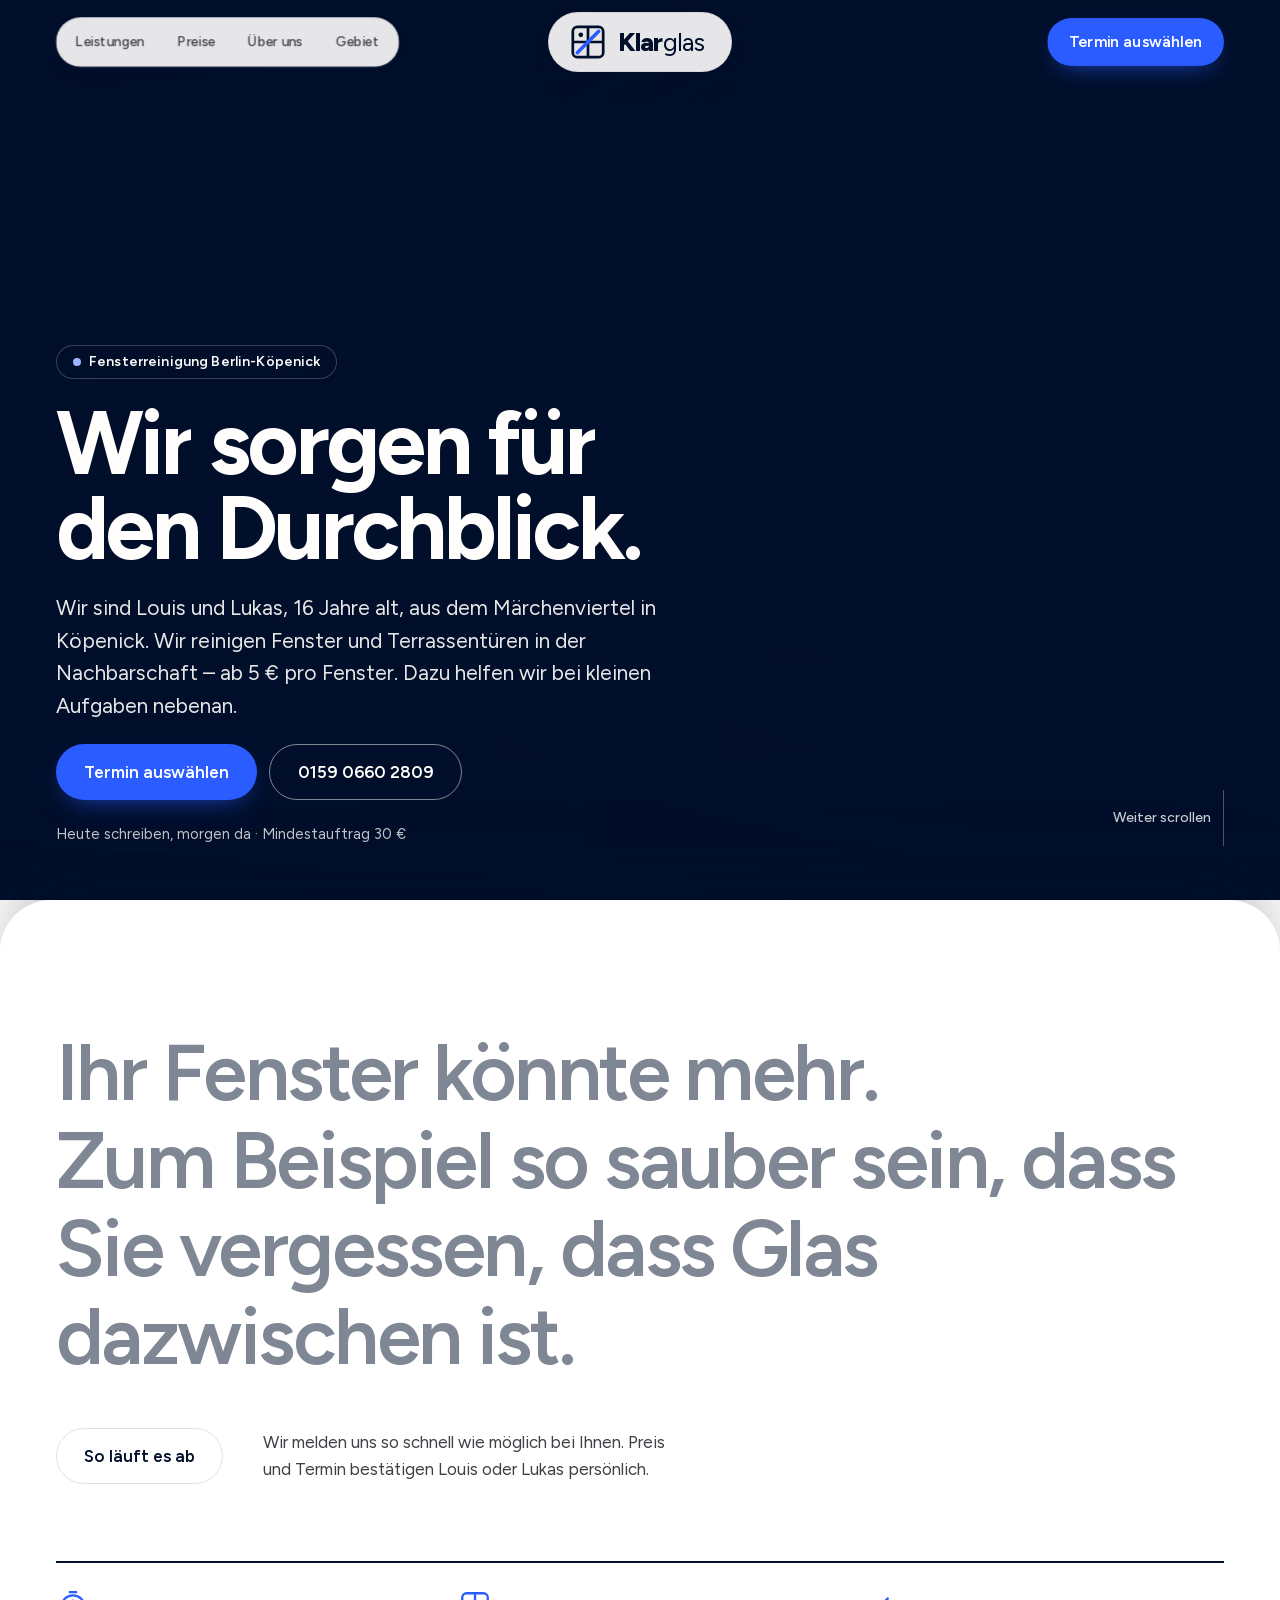
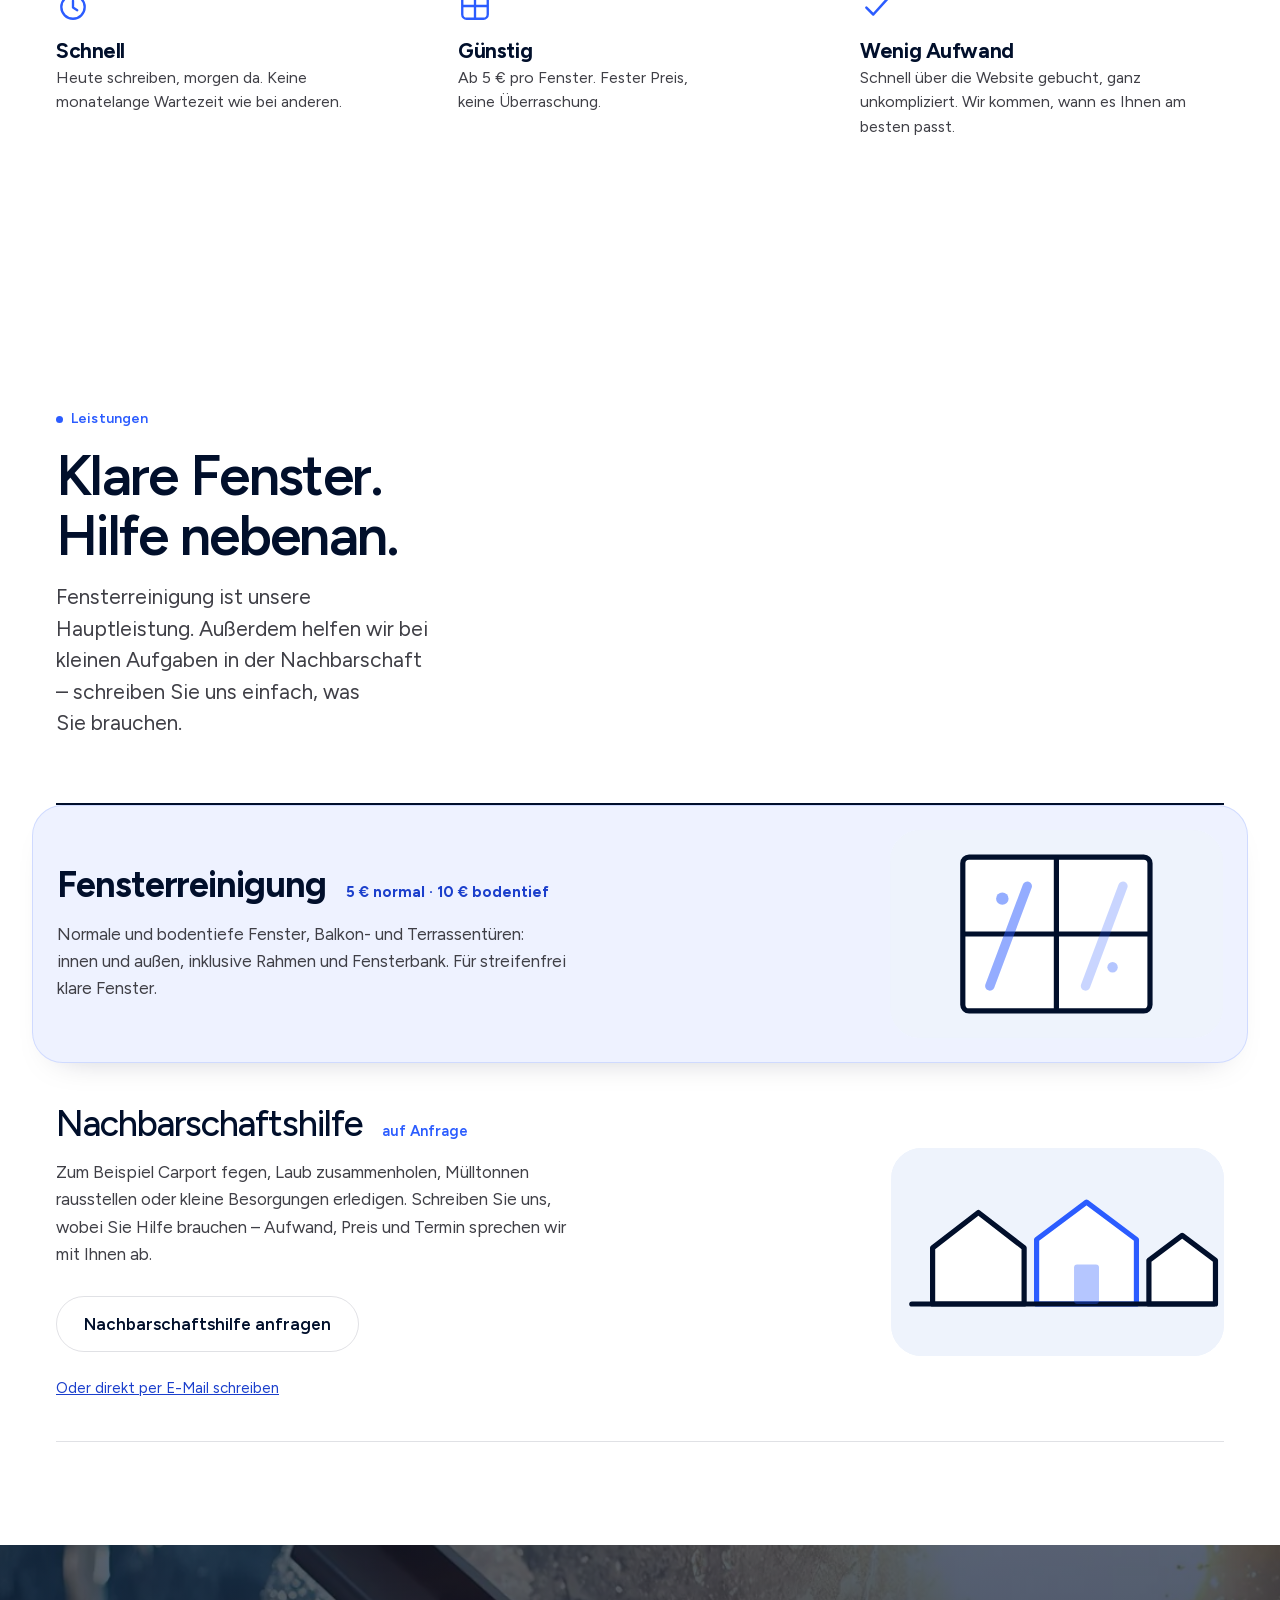
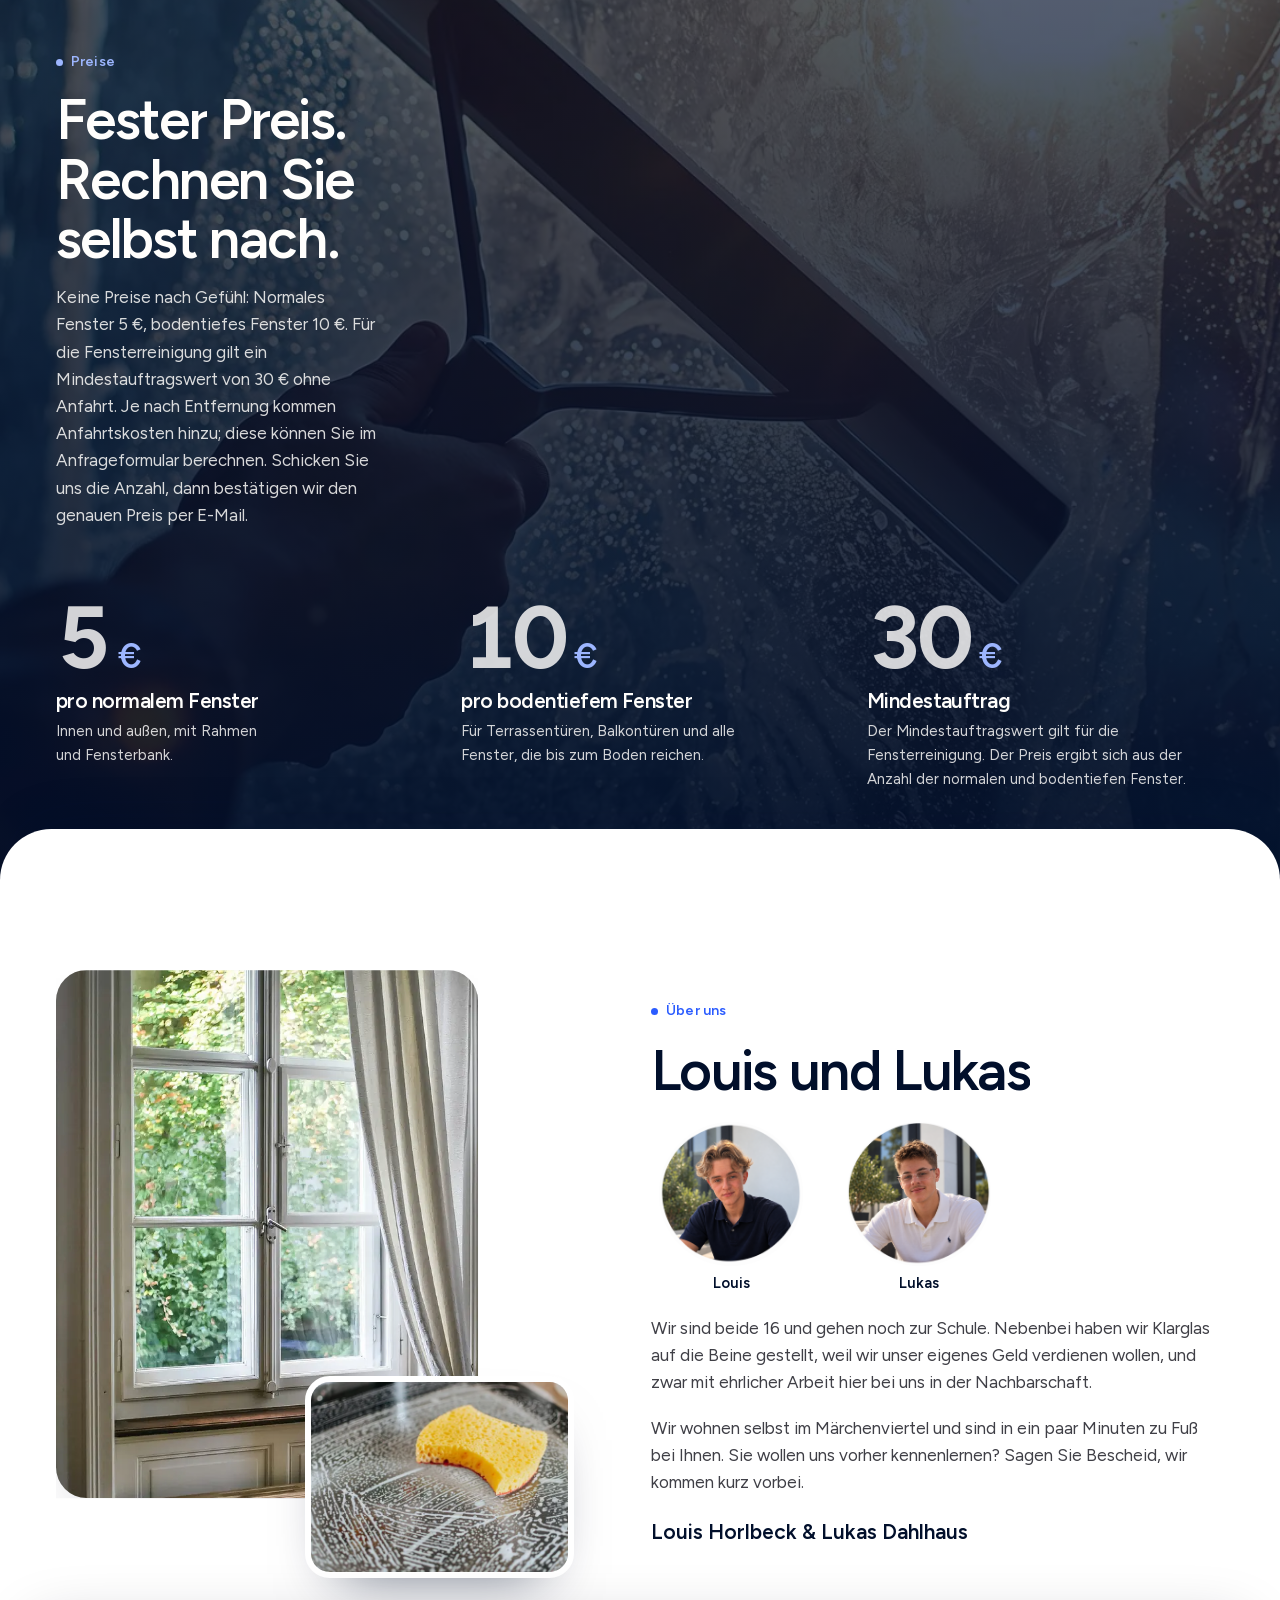
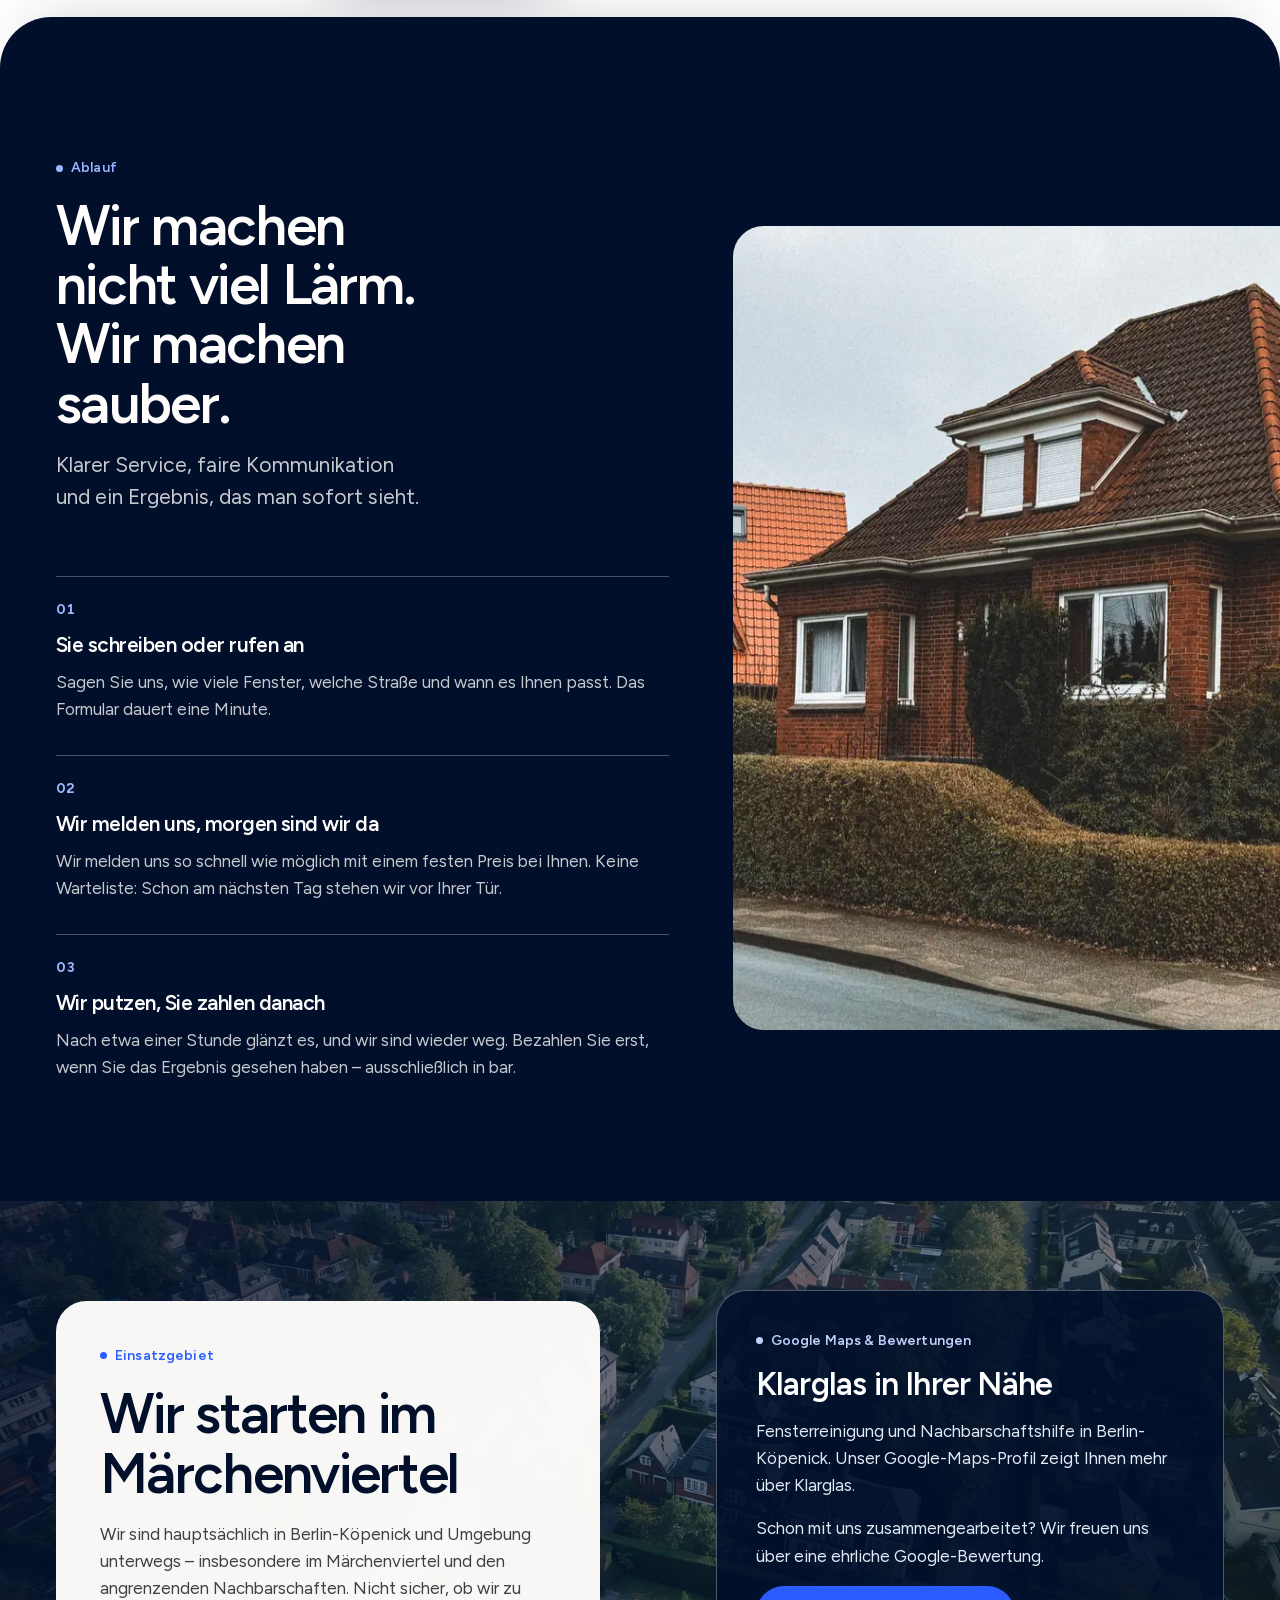
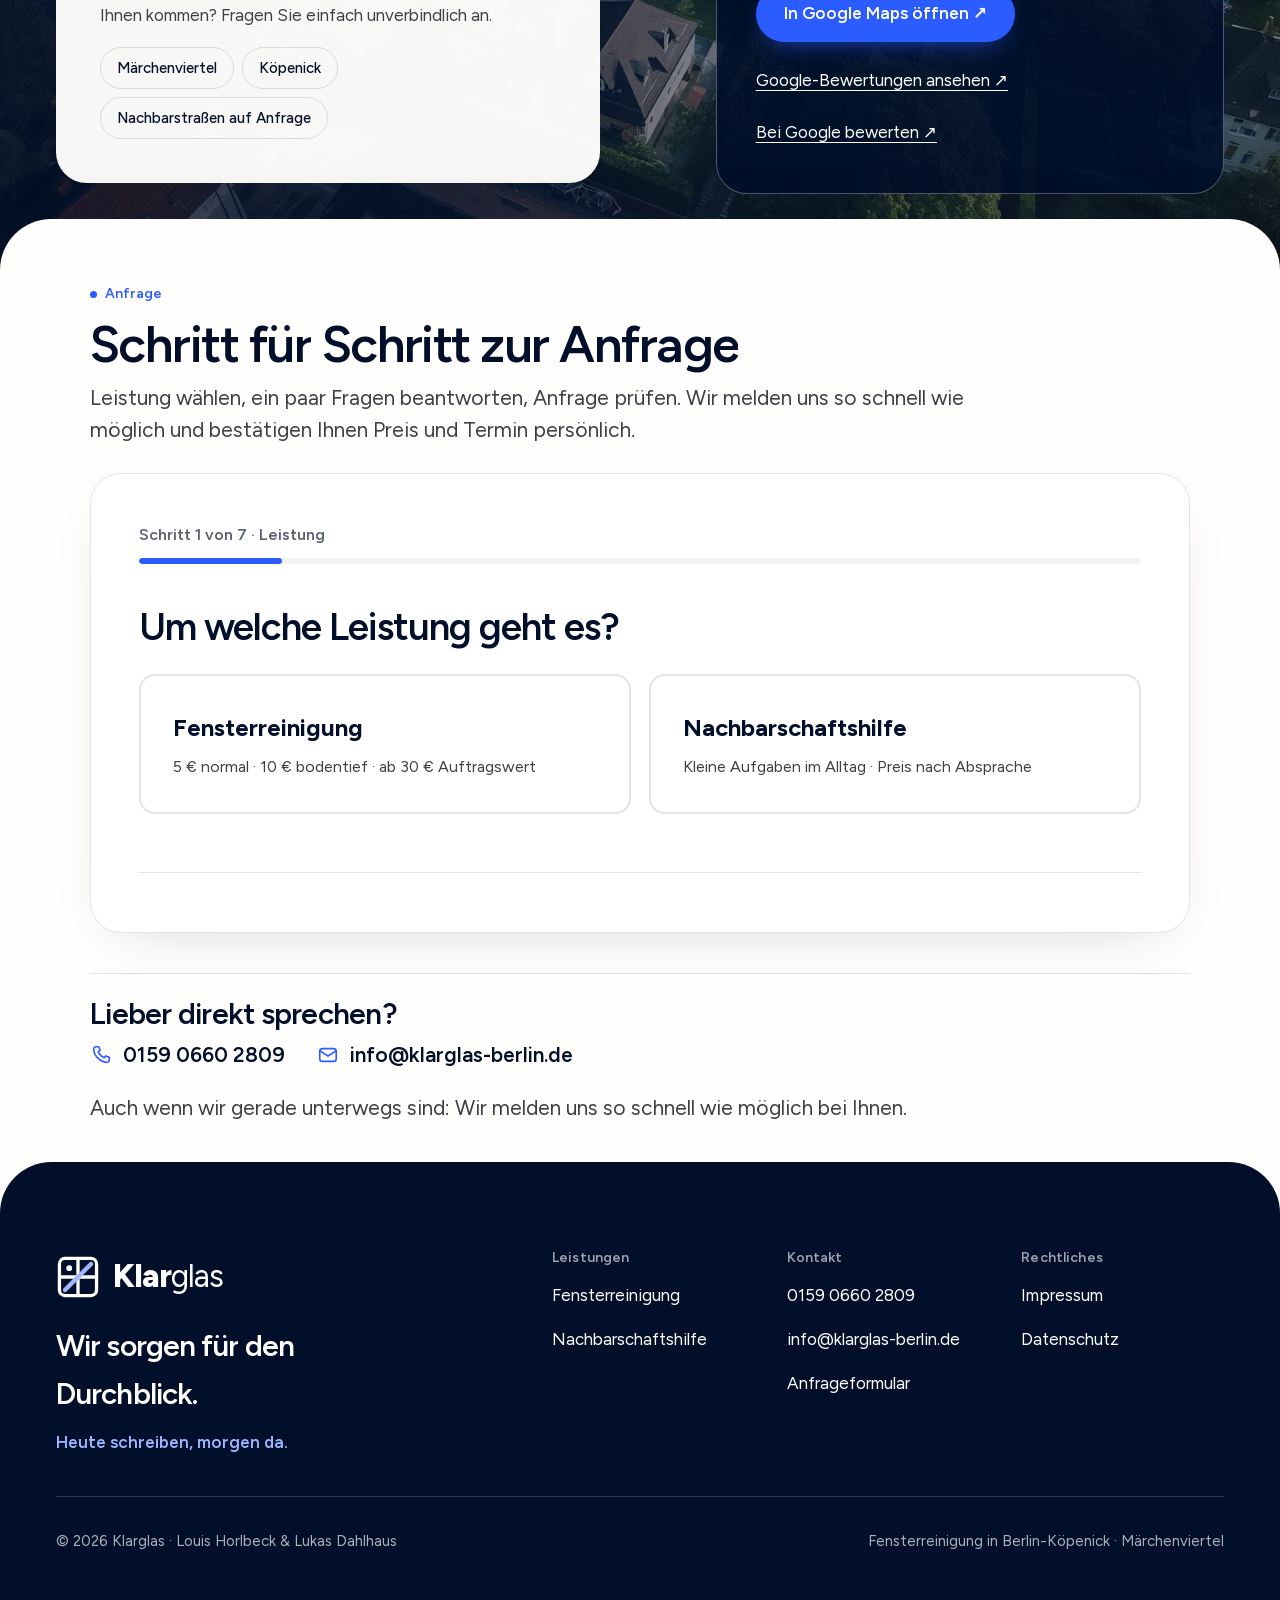
<file: index.html>
<!DOCTYPE html>
<html lang="de">
  <head>
    <meta charset="utf-8" />
    <meta
      name="viewport"
      content="width=device-width, initial-scale=1, viewport-fit=cover, interactive-widget=resizes-content"
    />
    <title>Fensterreinigung Berlin-Köpenick | Klarglas</title>
    <meta
      name="description"
      content="Fensterreinigung in Berlin-Köpenick: normale Fenster 5 €, bodentiefe Fenster und Terrassentüren 10 €. Mindestauftragswert 30 €. Jetzt anfragen."
    />
    <meta name="theme-color" content="#010f2b" />
    <link rel="canonical" href="https://klarglas-berlin.de/" />
    <meta property="og:type" content="website" />
    <meta property="og:locale" content="de_DE" />
    <meta property="og:site_name" content="Klarglas" />
    <meta property="og:url" content="https://klarglas-berlin.de/" />
    <meta property="og:title" content="Fensterreinigung Berlin-Köpenick | Klarglas" />
    <meta
      property="og:description"
      content="Fensterreinigung in Berlin-Köpenick: normale Fenster 5 €, bodentiefe Fenster und Terrassentüren 10 €. Mindestauftragswert 30 €. Jetzt anfragen."
    />
    <meta property="og:image" content="https://klarglas-berlin.de/hero-quer-1920.webp" />
    <meta property="og:image:alt" content="Fensterreinigung: Ein Abzieher zieht eine saubere Bahn durch eine eingeseifte Scheibe." />
    <meta property="og:image:width" content="1920" />
    <meta property="og:image:height" content="1200" />
    <meta property="og:image:type" content="image/webp" />
    <meta name="robots" content="index, follow, max-image-preview:large" />
    <meta name="twitter:card" content="summary_large_image" />
    <meta name="twitter:title" content="Fensterreinigung Berlin-Köpenick | Klarglas" />
    <meta name="twitter:description" content="Fensterreinigung: 5 € normal, 10 € bodentief. Mindestauftragswert 30 €. In Berlin-Köpenick anfragen." />
    <meta name="twitter:image" content="https://klarglas-berlin.de/hero-quer-1920.webp" />
    <meta name="twitter:image:alt" content="Ein Fensterabzieher reinigt eine eingeseifte Scheibe." />
    <link rel="icon" href="/favicon.png" type="image/png" sizes="96x96" />
    <link rel="preload" href="figtree-latin.woff2" as="font" type="font/woff2" crossorigin />
    <link
      rel="preload"
      as="image"
      media="(min-aspect-ratio: 1/1)"
      imagesrcset="hero-quer-1280.webp 1280w, hero-quer-1920.webp 1920w, hero-quer-2560.webp 2560w"
      imagesizes="100vw"
      fetchpriority="high"
    />
    <link
      rel="preload"
      as="image"
      media="(max-aspect-ratio: 1/1)"
      imagesrcset="hero-hoch-750.webp 750w, hero-hoch-1125.webp 1125w"
      imagesizes="100vw"
      fetchpriority="high"
    />
    <link rel="stylesheet" href="styles.css?v=20261025-preisabschluss" />
    <script>
      document.documentElement.classList.add("js");
      // Sicherheitsnetz: Lädt die Animation nicht, wird nach 3 s alles direkt gezeigt.
      setTimeout(function () {
        var r = document.documentElement;
        if (!r.classList.contains("motion-ready")) r.classList.add("motion-off");
      }, 3000);
    </script>
    <script type="application/ld+json">
{
  "@context": "https://schema.org",
  "@type": "LocalBusiness",
  "@id": "https://klarglas-berlin.de/#firma",
  "name": "Klarglas",
  "alternateName": [
    "Klarglas Fensterreinigung"
  ],
  "description": "Fensterreinigung in Berlin-Köpenick: normale Fenster 5 €, bodentiefe Fenster und Terrassentüren 10 €. Mindestauftragswert 30 €. Jetzt anfragen.",
  "slogan": "Wir sorgen für den Durchblick",
  "url": "https://klarglas-berlin.de/",
  "image": "https://klarglas-berlin.de/hero-quer-1920.webp",
  "logo": "https://klarglas-berlin.de/favicon.png",
  "email": "info@klarglas-berlin.de",
  "telephone": "+4915906602809",
  "address": {
    "@type": "PostalAddress",
    "streetAddress": "Sterntalerstraße 33",
    "postalCode": "12555",
    "addressLocality": "Berlin",
    "addressRegion": "Berlin",
    "addressCountry": "DE"
  },
  "areaServed": [
    {
      "@type": "Place",
      "name": "Berlin-Köpenick"
    },
    {
      "@type": "Place",
      "name": "Märchenviertel Köpenick"
    },
    {
      "@type": "City",
      "name": "Berlin"
    }
  ],
  "priceRange": "5–10 € pro Fenster; Mindestauftragswert 30 €",
  "openingHoursSpecification": [
    {
      "@type": "OpeningHoursSpecification",
      "dayOfWeek": [
        "Monday",
        "Tuesday",
        "Wednesday",
        "Thursday",
        "Friday"
      ],
      "opens": "15:00",
      "closes": "20:00"
    },
    {
      "@type": "OpeningHoursSpecification",
      "dayOfWeek": [
        "Saturday",
        "Sunday"
      ],
      "opens": "09:00",
      "closes": "20:00"
    }
  ],
  "makesOffer": [
    {
      "@type": "Offer",
      "itemOffered": {
        "@type": "Service",
        "name": "Fensterreinigung",
        "serviceType": "Fensterreinigung"
      },
      "priceSpecification": {
        "@type": "UnitPriceSpecification",
        "price": "5.00",
        "priceCurrency": "EUR",
        "unitText": "pro normalem Fenster"
      },
      "description": "Mindestauftragswert für Fensterreinigung: 30 €."
    },
    {
      "@type": "Offer",
      "itemOffered": {
        "@type": "Service",
        "name": "Reinigung bodentiefer Fenster und Terrassentüren"
      },
      "priceSpecification": {
        "@type": "UnitPriceSpecification",
        "price": "10.00",
        "priceCurrency": "EUR",
        "unitText": "pro bodentiefem Fenster oder Terrassentür"
      },
      "description": "Mindestauftragswert für Fensterreinigung: 30 €."
    },
    {
      "@type": "Offer",
      "itemOffered": {
        "@type": "Service",
        "name": "Nachbarschaftshilfe"
      }
    }
  ],
  "founder": [
    {
      "@type": "Person",
      "name": "Louis Horlbeck"
    },
    {
      "@type": "Person",
      "name": "Lukas Dahlhaus"
    }
  ],
  "paymentAccepted": "Cash",
  "mainEntityOfPage": {
    "@id": "https://klarglas-berlin.de/#webseite"
  },
  "sameAs": [
    "https://www.google.com/maps/place/Klarglas/@52.4685842,13.5242274,12z/data=!3m1!4b1!4m6!3m5!1s0x4bf5def290909f81:0xa41f0b15c64f2728!8m2!3d52.4686128!4d13.6066278!16s%2Fg%2F11zzv20k2k"
  ]
}
    </script>
    <!--
      Bildnachweise: Joshua Bowers, Anaïs Murith, Pille R. Priske (Unsplash),
      Kate Filatova (Pexels). Hintergründe bei „Preise“ und „Einsatzgebiet“: eigene Bildgenerierung.
    -->
    <script type="application/ld+json">
{
  "@context": "https://schema.org",
  "@type": "WebPage",
  "@id": "https://klarglas-berlin.de/#webseite",
  "url": "https://klarglas-berlin.de/",
  "name": "Fensterreinigung Berlin-Köpenick | Klarglas",
  "inLanguage": "de-DE",
  "mainEntity": {
    "@id": "https://klarglas-berlin.de/#firma"
  },
  "primaryImageOfPage": {
    "@type": "ImageObject",
    "@id": "https://klarglas-berlin.de/#hauptbild",
    "url": "https://klarglas-berlin.de/hero-quer-1920.webp",
    "contentUrl": "https://klarglas-berlin.de/hero-quer-1920.webp",
    "width": 1920,
    "height": 1200,
    "caption": "Fensterreinigung mit einem Abzieher auf einer eingeseiften Scheibe."
  }
}
    </script>
    <script type="application/ld+json">
{
  "@context": "https://schema.org",
  "@type": "WebSite",
  "@id": "https://klarglas-berlin.de/#website",
  "url": "https://klarglas-berlin.de/",
  "name": "Klarglas",
  "inLanguage": "de-DE",
  "publisher": {
    "@id": "https://klarglas-berlin.de/#firma"
  }
}
    </script>
  </head>
  <body>
    <a class="skip-link" href="#main">Zum Inhalt springen</a>

    <header class="masthead">
      <nav class="masthead__nav" aria-label="Hauptnavigation">
        <button
          class="menu-toggle"
          type="button"
          data-menu-open
          aria-expanded="false"
          aria-controls="menu"
        >
          <span class="menu-toggle__bars" aria-hidden="true">
            <span></span><span></span>
          </span>
          Menü
        </button>
        <div class="navlinks">
          <a href="#leistungen">Leistungen</a>
          <a href="#preise">Preise</a>
          <a href="#ueber-uns">Über uns</a>
          <a href="#gebiet">Gebiet</a>
        </div>
      </nav>

      <a class="masthead__brand" href="/" aria-label="Klarglas – Startseite">
        <svg class="brandmark" viewBox="0 0 32 32" aria-hidden="true">
          <rect x="2.5" y="2.5" width="27" height="27" rx="4" fill="none" stroke="#010F2B" stroke-width="2.4" />
          <path d="M16 3v26M3 16h26" stroke="#010F2B" stroke-width="2.4" />
          <path class="brandmark__swipe" d="M6.5 25.5 25.5 6.5" stroke="#2B5CFF" stroke-width="3.2" stroke-linecap="round" />
          <circle cx="9.6" cy="9.6" r="2.1" fill="#010F2B" />
        </svg>
        <span class="wordmark" translate="no"><b>Klar</b>glas</span>
      </a>

      <a class="btn btn--primary masthead__cta" href="#anfrage">Termin auswählen</a>
    </header>

    <nav
      class="menu"
      id="menu"
      data-menu
      data-lenis-prevent
      role="dialog"
      aria-modal="true"
      aria-label="Menü"
    >
      <button class="menu-close" type="button" data-menu-close>Schließen</button>
      <a href="#leistungen">Leistungen</a>
      <a href="#preise">Preise</a>
      <a href="#ueber-uns">Über uns</a>
      <a href="#ablauf">Ablauf</a>
      <a href="#gebiet">Gebiet</a>
      <a class="menu__cta" href="#anfrage">Termin auswählen</a>
      <div class="menu__foot">
        <a href="tel:+4915906602809">0159&nbsp;0660&nbsp;2809</a>
        <a href="mailto:info@klarglas-berlin.de">info@klarglas-berlin.de</a>
      </div>
    </nav>

    <main id="main">
      <section class="hero" aria-labelledby="hero-titel">
        <div class="hero__stage">
          <div class="hero__media">
            <picture>
            <source
              media="(min-aspect-ratio: 1/1)"
              srcset="
                hero-quer-1280.webp 1280w,
                hero-quer-1920.webp 1920w,
                hero-quer-2560.webp 2560w
              "
              sizes="100vw"
              width="2560"
              height="1600"
            />
            <img
              src="hero-hoch-750.webp"
              srcset="hero-hoch-750.webp 750w, hero-hoch-1125.webp 1125w"
              sizes="100vw"
              width="1125"
              height="2000"
              fetchpriority="high"
              decoding="async"
              alt=""
            />
          </picture>
            <video class="hero__video" data-hero-video muted loop playsinline
              preload="none" poster="hero-quer-1920.webp" aria-hidden="true"
              tabindex="-1" disablepictureinpicture>
              <source src="klarglas-nachbarschaft-web-1080p.mp4" type="video/mp4" />
            </video>
          </div>
          <div
            class="hero__frost"
            aria-hidden="true"
            style="
              --lqip-quer: url([data-uri]);
              --lqip-hoch: url([data-uri]);
            "
          ></div>
          <div class="hero__blade" aria-hidden="true"></div>
          <div class="hero__shade" aria-hidden="true"></div>
          <div class="hero__dim" aria-hidden="true"></div>
        </div>

        <div class="shell hero__content">
          <div class="hero__copy">
            <h1 class="hero__badge" id="hero-titel" data-hero-in>Fensterreinigung Berlin-Köpenick</h1>
            <p class="hero__title" data-hero-in>Wir sorgen für<br />den Durchblick.</p>
            <p class="hero__lede hero__lede--lang" data-hero-in>
              Wir sind Louis und Lukas, 16 Jahre alt, aus dem Märchenviertel in
              Köpenick. Wir reinigen Fenster und Terrassentüren in der
              Nachbarschaft – ab 5&nbsp;€ pro Fenster. Dazu helfen wir bei kleinen Aufgaben nebenan.
            </p>
            <p class="hero__lede hero__lede--kurz" data-hero-in>
              Louis und Lukas, 16, aus dem Märchenviertel. Wir putzen Fenster für
              ab 5&nbsp;€ – schnell, günstig, ohne Aufwand.
            </p>
            <div class="hero__actions" data-hero-in>
              <a class="btn btn--primary" href="#anfrage">Termin auswählen</a>
              <a class="btn btn--ghost" href="tel:+4915906602809">
                <span class="btn__long">0159&nbsp;0660&nbsp;2809</span>
                <span class="btn__short">Anrufen</span>
              </a>
            </div>
            <p class="hero__note" data-hero-in>
              <span class="hero__note-teil">Heute schreiben, morgen da</span>
              <span class="hero__note-trenner" aria-hidden="true">·</span>
              <span class="hero__note-teil">Mindestauftrag 30&nbsp;€</span>
            </p>
          </div>
          <div class="scrollcue" aria-hidden="true">
            Weiter scrollen
            <span class="scrollcue__line"></span>
          </div>
        </div>
      </section>

      <section class="statement slab slab--white slab--nach-hero" aria-labelledby="versprechen">
        <div class="shell">
          <h2 id="versprechen" class="visually-hidden">Unser Versprechen</h2>
          <p data-statement>
            Ihr Fenster könnte mehr.
            <span class="statement__weiter">
              Zum Beispiel so sauber sein, dass Sie vergessen, dass Glas dazwischen ist.
            </span>
          </p>
          <div class="statement__foot" data-fade>
            <a class="btn btn--ghost" href="#ablauf">So läuft es ab</a>
            <p>
              Wir melden uns so schnell wie möglich bei Ihnen. Preis und Termin
              bestätigen Louis oder Lukas persönlich.
            </p>
          </div>

          <ul class="pillars" data-stagger aria-label="Warum Klarglas">
            <li class="pillar">
              <svg class="pillar__icon" viewBox="0 0 32 32" aria-hidden="true">
                <circle cx="16" cy="17" r="11" fill="none" stroke="currentColor" stroke-width="2.2" />
                <path d="M16 11v6.5l4 2.5M13 3h6" fill="none" stroke="currentColor" stroke-width="2.2" stroke-linecap="round" stroke-linejoin="round" />
              </svg>
              <h3 class="pillar__title">Schnell</h3>
              <p>Heute schreiben, morgen da. Keine monatelange Wartezeit wie bei anderen.</p>
            </li>
            <li class="pillar">
              <svg class="pillar__icon" viewBox="0 0 32 32" aria-hidden="true">
                <rect x="4" y="4" width="24" height="24" rx="4" fill="none" stroke="currentColor" stroke-width="2.2" />
                <path d="M16 4v24M4 16h24" fill="none" stroke="currentColor" stroke-width="2.2" />
              </svg>
              <h3 class="pillar__title">Günstig</h3>
              <p>Ab 5&nbsp;€ pro Fenster. Fester Preis, keine Überraschung.</p>
            </li>
            <li class="pillar">
              <svg class="pillar__icon" viewBox="0 0 32 32" aria-hidden="true">
                <path d="M6 17.5 12.5 24 26 9" fill="none" stroke="currentColor" stroke-width="2.4" stroke-linecap="round" stroke-linejoin="round" />
              </svg>
              <h3 class="pillar__title">Wenig Aufwand</h3>
              <p>
                Schnell über die Website gebucht, ganz unkompliziert. Wir kommen, wann
                es Ihnen am besten passt.
              </p>
            </li>
          </ul>
        </div>
      </section>

      <section class="slab slab--white slab--flush" id="leistungen">
        <div class="shell">
          <div class="section-head">
            <span class="tag" data-fade>Leistungen</span>
            <h2 data-split>Klare Fenster. Hilfe nebenan.</h2>
            <p class="lede" data-fade>
             Fensterreinigung ist unsere Hauptleistung. Außerdem helfen wir bei kleinen Aufgaben
              in der Nachbarschaft – schreiben Sie uns einfach, was Sie brauchen.
            </p>
          </div>

          <div class="lineup">
            <article class="lineup__row lineup__row--featured">
              <div class="lineup__body">
                <div class="lineup__head">
                  <h3 class="lineup__title">
                    <a class="lineup__link" href="#anfrage" data-leistung="Fensterreinigung"
                      >Fensterreinigung<span class="visually-hidden"> anfragen</span></a
                    >
                  </h3>
                  <span class="lineup__price">5&nbsp;€ normal · 10&nbsp;€ bodentief</span>
                </div>
                <p class="lineup__text">
                  Normale und bodentiefe Fenster, Balkon- und Terrassentüren: innen und außen,
                  inklusive Rahmen und Fensterbank. Für streifenfrei klare Fenster.
                </p>
              </div>
              <div class="lineup__media">
                <svg viewBox="0 0 320 200" aria-hidden="true">
                  <rect width="320" height="200" fill="#eef3fc" />
                  <rect x="70" y="26" width="180" height="148" rx="6" fill="#ffffff" stroke="#010f2b" stroke-width="5" />
                  <path d="M160 26v148M70 100h180" stroke="#010f2b" stroke-width="5" />
                  <path d="M96 150 132 54" stroke="#2b5cff" stroke-width="9" stroke-linecap="round" opacity="0.5" />
                  <path d="M188 150 224 54" stroke="#2b5cff" stroke-width="9" stroke-linecap="round" opacity="0.25" />
                  <circle cx="108" cy="66" r="6" fill="#2b5cff" opacity="0.5" />
                  <circle cx="214" cy="132" r="5" fill="#2b5cff" opacity="0.35" />
                </svg>
              </div>
            </article>

            <article class="lineup__row">
              <div class="lineup__body">
                <div class="lineup__head">
                  <h3 class="lineup__title">
                    <a class="lineup__link" href="#anfrage" data-leistung="Nachbarschaftshilfe"
                      >Nachbarschaftshilfe<span class="visually-hidden"> anfragen</span></a
                    >
                  </h3>
                  <span class="lineup__price">auf Anfrage</span>
                </div>
                <p class="lineup__text">
                  Zum Beispiel Carport fegen, Laub zusammenholen, Mülltonnen rausstellen
                  oder kleine Besorgungen erledigen. Schreiben Sie uns, wobei Sie Hilfe
                  brauchen – Aufwand, Preis und Termin sprechen wir mit Ihnen ab.
                </p>
                <a class="btn btn--ghost lineup__cta" href="#anfrage" data-leistung="Nachbarschaftshilfe">Nachbarschaftshilfe anfragen</a>
                <a class="lineup__mail" href="mailto:info@klarglas-berlin.de?subject=Anfrage%20zur%20Nachbarschaftshilfe">Oder direkt per E-Mail schreiben</a>
              </div>
              <div class="lineup__media">
                <svg viewBox="0 0 320 200" aria-hidden="true">
                  <rect width="320" height="200" fill="#eef3fc" />
                  <path d="M40 150V96l44-34 44 34v54z" fill="#ffffff" stroke="#010f2b" stroke-width="5" stroke-linejoin="round" />
                  <path d="M140 150V88l48-36 48 36v62z" fill="#ffffff" stroke="#2b5cff" stroke-width="5" stroke-linejoin="round" />
                  <path d="M248 150v-42l32-24 32 24v42z" fill="#ffffff" stroke="#010f2b" stroke-width="5" stroke-linejoin="round" />
                  <path d="M20 150h290" stroke="#010f2b" stroke-width="5" stroke-linecap="round" />
                  <rect x="176" y="112" width="24" height="38" rx="3" fill="#2b5cff" opacity="0.35" />
                </svg>
              </div>
            </article>
          </div>
        </div>
      </section>

      <section class="band" id="preise" aria-labelledby="preise-titel">
        <div class="band__bg" data-parallax="8">
          <img
            src="licht-warm-1200.webp"
            srcset="
              licht-warm-800.webp   800w,
              licht-warm-1200.webp 1200w,
              licht-warm-1800.webp 1800w,
              licht-warm-2400.webp 2400w
            "
            sizes="100vw"
            width="2400"
            height="1368"
            loading="lazy"
            decoding="async"
            alt=""
          />
        </div>
        <div class="shell">
          <div class="band__head">
            <span class="tag" data-fade>Preise</span>
            <h2 id="preise-titel" data-split>Fester Preis. Rechnen Sie selbst nach.</h2>
            <p data-fade>
              Keine Preise nach Gefühl: Normales Fenster 5&nbsp;€, bodentiefes Fenster
              10&nbsp;€. Für die Fensterreinigung gilt ein Mindestauftragswert von 30&nbsp;€ ohne Anfahrt. Je nach Entfernung kommen Anfahrtskosten hinzu; diese können Sie im Anfrageformular berechnen. Schicken Sie uns die Anzahl,
              dann bestätigen wir den genauen Preis per E-Mail.
            </p>
          </div>

          <div class="figures" data-stagger>
            <div class="figure">
              <p class="figure__value">
                <span data-count="5">5</span><span class="figure__unit">€</span>
              </p>
              <h3>pro normalem Fenster</h3>
              <p>
                Innen und außen, mit Rahmen und Fensterbank.
              </p>
            </div>
            <div class="figure">
              <p class="figure__value">
                <span data-count="10">10</span><span class="figure__unit">€</span>
              </p>
              <h3>pro bodentiefem Fenster</h3>
              <p>
                Für Terrassentüren, Balkontüren und alle Fenster, die bis zum Boden
                reichen.
              </p>
            </div>
            <div class="figure">
              <p class="figure__value">
                <span data-count="30">30</span><span class="figure__unit">€</span>
              </p>
              <h3>Mindestauftrag</h3>
              <p>
                Der Mindestauftragswert gilt für die Fensterreinigung. Der Preis ergibt sich aus
                der Anzahl der normalen und bodentiefen Fenster.
              </p>
            </div>
          </div>
        </div>
      </section>

      <section class="slab slab--white" id="ueber-uns">
        <div class="shell story">
          <div class="story__stack">
            <div class="story__main" data-wipe data-parallax="4">
              <img
                src="fenster-gruen-1050.webp"
                srcset="
                  fenster-gruen-700.webp   700w,
                  fenster-gruen-1050.webp 1050w,
                  fenster-gruen-1400.webp 1400w
                "
                sizes="(min-width: 900px) 42vw, 80vw"
                width="1400"
                height="1750"
                loading="lazy"
                decoding="async"
                alt="Klare Fenster nach der Reinigung: frisch geputztes Sprossenfenster mit Blick ins Grüne, davor eine Holzbank."
              />
            </div>
            <div class="story__over">
              <img
                src="schwamm-600.webp"
                srcset="
                  schwamm-600.webp   600w,
                  schwamm-900.webp   900w,
                  schwamm-1200.webp 1200w
                "
                sizes="(min-width: 900px) 22vw, 50vw"
                width="1200"
                height="800"
                loading="lazy"
                decoding="async"
                alt="Gelber Schwamm auf einer eingeseiften Glasfläche."
              />
            </div>
          </div>

          <div class="story__copy">
            <span class="tag" data-fade>Über uns</span>
            <h2 data-split>Louis und Lukas</h2>
            <div class="story__team" role="group" aria-label="Das Team von Klarglas">
              <figure class="story__person">
                <img src="team-louis.png" width="1254" height="1254"
                  loading="lazy" decoding="async" alt="Porträt von Louis Horlbeck" />
                <figcaption>Louis</figcaption>
              </figure>
              <figure class="story__person">
                <img src="team-lukas.png" width="1254" height="1254"
                  loading="lazy" decoding="async" alt="Porträt von Lukas Dahlhaus" />
                <figcaption>Lukas</figcaption>
              </figure>
            </div>
            <p data-fade>
              Wir sind beide 16 und gehen noch zur Schule. Nebenbei haben wir Klarglas
              auf die Beine gestellt, weil wir unser eigenes Geld verdienen wollen, und
              zwar mit ehrlicher Arbeit hier bei uns in der Nachbarschaft.
            </p>
            <p data-fade>
              Wir wohnen selbst im Märchenviertel und sind in ein paar Minuten zu Fuß
              bei Ihnen. Sie wollen uns vorher kennenlernen? Sagen Sie Bescheid, wir
              kommen kurz vorbei.
            </p>
            <p class="signature" data-fade>Louis Horlbeck &amp; Lukas Dahlhaus</p>
          </div>
        </div>
      </section>

      <section class="slab slab--navy" id="ablauf">
        <div class="shell flowwrap">
          <div>
            <div class="section-head">
              <span class="tag" data-fade>Ablauf</span>
              <h2 data-split>Wir machen nicht viel Lärm. Wir machen sauber.</h2>
              <p class="lede" data-fade>
                Klarer Service, faire Kommunikation und ein Ergebnis, das man sofort
                sieht.
              </p>
            </div>

            <ol class="steps">
              <li class="step">
                <span class="step__line" aria-hidden="true"></span>
                <span class="step__num" aria-hidden="true"></span>
                <h3>Sie schreiben oder rufen an</h3>
                <p>
                  Sagen Sie uns, wie viele Fenster, welche Straße und wann es Ihnen
                  passt. Das Formular dauert eine Minute.
                </p>
              </li>
              <li class="step">
                <span class="step__line" aria-hidden="true"></span>
                <span class="step__num" aria-hidden="true"></span>
                <h3>Wir melden uns, morgen sind wir da</h3>
                <p>
                  Wir melden uns so schnell wie möglich mit einem festen Preis bei Ihnen.
                  Keine Warteliste: Schon am nächsten Tag stehen wir vor Ihrer Tür.
                </p>
              </li>
              <li class="step">
                <span class="step__line" aria-hidden="true"></span>
                <span class="step__num" aria-hidden="true"></span>
                <h3>Wir putzen, Sie zahlen danach</h3>
                <p>
                  Nach etwa einer Stunde glänzt es, und wir sind wieder weg. Bezahlen
                  Sie erst, wenn Sie das Ergebnis gesehen haben – ausschließlich in bar.
                </p>
              </li>
            </ol>
          </div>

          <div class="flow__media" data-wipe data-parallax="4">
            <img
              src="haus-backstein-1050.webp"
              srcset="
                haus-backstein-700.webp   700w,
                haus-backstein-1050.webp 1050w,
                haus-backstein-1400.webp 1400w
              "
              sizes="(min-width: 900px) 40vw, 92vw"
              width="1400"
              height="1867"
              loading="lazy"
              decoding="async"
              alt="Backstein-Einfamilienhaus hinter einer Hecke an einer ruhigen Wohnstraße."
            />
          </div>
        </div>
      </section>

      <section class="area" id="gebiet" aria-labelledby="gebiet-titel">
        <div class="area__bg" data-parallax="8">
          <img
            src="viertel-luft-1200.webp"
            srcset="
              viertel-luft-800.webp   800w,
              viertel-luft-1200.webp 1200w,
              viertel-luft-1800.webp 1800w,
              viertel-luft-2400.webp 2400w
            "
            sizes="100vw"
            width="2400"
            height="1368"
            loading="lazy"
            decoding="async"
            alt=""
          />
        </div>
        <div class="shell area__layout">
          <div class="area__card" data-fade>
            <span class="tag">Einsatzgebiet</span>
            <h2 id="gebiet-titel">Wir starten im Märchenviertel</h2>
            <p>
           Wir sind hauptsächlich in Berlin-Köpenick und Umgebung unterwegs – insbesondere im Märchenviertel und den angrenzenden Nachbarschaften.
Nicht sicher, ob wir zu Ihnen kommen? Fragen Sie einfach unverbindlich an.
            </p>
            <div class="chips">
              <span class="chip">Märchenviertel</span>
              <span class="chip">Köpenick</span>
              <span class="chip">Nachbarstraßen auf Anfrage</span>
            </div>
          </div>
          <aside class="area__profile" aria-labelledby="google-profil-titel">
            <span class="tag">Google Maps &amp; Bewertungen</span>
            <h3 id="google-profil-titel">Klarglas in Ihrer Nähe</h3>
            <p>Fensterreinigung und Nachbarschaftshilfe in Berlin-Köpenick.
              Unser Google-Maps-Profil zeigt Ihnen mehr über Klarglas.</p>
            <p>Schon mit uns zusammengearbeitet? Wir freuen uns über eine ehrliche Google-Bewertung.</p>
            <a class="btn btn--primary" href="https://www.google.com/maps/place/Klarglas/@52.4685842,13.5242274,12z/data=!3m1!4b1!4m6!3m5!1s0x4bf5def290909f81:0xa41f0b15c64f2728!8m2!3d52.4686128!4d13.6066278!16s%2Fg%2F11zzv20k2k" target="_blank" rel="noopener noreferrer">In Google Maps öffnen ↗</a>
            <div class="area__review-links" aria-label="Google-Bewertungen">
              <a href="https://www.google.com/maps/place/Klarglas/@52.4686128,13.6066278,12z/data=!4m8!3m7!1s0x4bf5def290909f81:0xa41f0b15c64f2728!8m2!3d52.4686128!4d13.6066278!9m1!1b1!16s%2Fg%2F11zzv20k2k" target="_blank" rel="noopener noreferrer">Google-Bewertungen ansehen ↗</a>
              <a href="https://g.page/r/CSgnT8YVCx-kEBM/review" target="_blank" rel="noopener noreferrer">Bei Google bewerten ↗</a>
            </div>
          </aside>
        </div>
      </section>

      <section class="slab slab--guided" id="anfrage">
        <div class="shell">
          <div class="section-head">
            <span class="tag" data-fade>Anfrage</span>
            <h2 data-split>Schritt für Schritt zur Anfrage</h2>
            <p class="lede" data-fade>
              Leistung wählen, ein paar Fragen beantworten, Anfrage prüfen. Wir melden uns so schnell wie
              möglich und bestätigen Ihnen Preis und Termin persönlich.
            </p>
          </div>

          <div class="contact contact--guided">
            <form
              class="form"
              data-form
              data-stagger

              method="post"
            >


              <input class="form__honey" type="text" name="_honey" tabindex="-1" autocomplete="off" aria-hidden="true" />
              <div class="form__row">
                <div class="field">
                  <label for="name">Name</label>
                  <input id="name" name="name" type="text" autocomplete="name" required />
                  <span class="field__error">Bitte tragen Sie Ihren Namen ein.</span>
                </div>
                <div class="field">
                  <label for="email">E-Mail</label>
                  <input
                    id="email"
                    name="email"
                    type="email"
                    autocomplete="email"
                    spellcheck="false"
                    required
                  />
                  <span class="field__error">Bitte prüfen Sie Ihre E-Mail-Adresse.</span>
                </div>
              </div>

              <div class="form__row">
                <div class="field">
                  <label for="telefon">Telefon</label>
                  <input id="telefon" name="telefon" type="tel" inputmode="tel" autocomplete="tel" required pattern=".*[0-9].*" />
                  <span class="field__error">Bitte geben Sie Ihre Telefonnummer an.</span>
                </div>
                <div class="field">
                  <label for="adresse">Straße, Hausnummer, PLZ und Ort</label>
                  <input
                    id="adresse"
                    name="adresse"
                    type="text" placeholder="Zum Beispiel: Musterstraße 12, 12555 Berlin"
                    autocomplete="street-address"
                    required
                  />
                  <span class="field__error">Ohne Adresse wissen wir nicht, ob wir zu Ihnen kommen.</span>
                </div>
              </div>

              <section class="travel travel--automatic" data-anfahrt aria-labelledby="anfahrt-titel">
  <h4 id="anfahrt-titel">Das ist Ihre Anfahrt</h4>
  <p class="travel__status" data-anfahrt-status role="status" aria-live="polite">Geben Sie Ihre vollständige Adresse ein. Entfernung und Anfahrtskosten werden automatisch berechnet.</p>
  <div class="travel__result" data-anfahrt-ergebnis role="status" aria-live="polite" hidden></div>
  <p class="travel__privacy">Automatische Adressprüfung über Photon (komoot). Dabei werden Adresssuchtext und Verbindungsdaten an den Anbieter übertragen. <a href="datenschutz.html#adresskarte">Datenschutz</a></p>
</section>

              <div class="field">
                <label for="leistung">Worum geht es?</label>
                <select id="leistung" name="leistung" required>
                  <option value="">Bitte auswählen</option>
                  <option>Fensterreinigung</option>
                  <option>Nachbarschaftshilfe</option>
                </select>
                <span class="field__error">Bitte wählen Sie eine Leistung aus.</span>
              </div>

              <fieldset class="group counter" data-fenster>
                <legend class="group__legend">Wie viele Fenster? <span class="field__hint">(optional)</span></legend>
                <p class="counter__aus" data-fenster-aus>Nur bei Fensterreinigung nötig.</p>
                <div class="counter__body">
                  <div class="counter__rows">
                    <div class="stepper" data-stepper data-preis="5">
                      <label class="stepper__label" for="fenster-normal">
                        Normale Fenster <span class="stepper__price">5&nbsp;€</span>
                      </label>
                      <div class="stepper__controls">
                        <button class="stepper__btn" type="button" data-schritt="-1" aria-label="Ein normales Fenster weniger">
                          <svg viewBox="0 0 20 20" aria-hidden="true"><path d="M4 10h12" /></svg>
                        </button>
                        <input class="stepper__input" id="fenster-normal" name="fenster_normal" type="number" inputmode="numeric" min="0" max="99" value="0" />
                        <button class="stepper__btn" type="button" data-schritt="1" aria-label="Ein normales Fenster mehr">
                          <svg viewBox="0 0 20 20" aria-hidden="true"><path d="M4 10h12M10 4v12" /></svg>
                        </button>
                      </div>
                    </div>
                    <div class="stepper" data-stepper data-preis="10">
                      <label class="stepper__label" for="fenster-boden">
                        Bodentiefe Fenster / Terrassentüren <span class="stepper__price">10&nbsp;€</span>
                      </label>
                      <div class="stepper__controls">
                        <button class="stepper__btn" type="button" data-schritt="-1" aria-label="Ein bodentiefes Fenster weniger">
                          <svg viewBox="0 0 20 20" aria-hidden="true"><path d="M4 10h12" /></svg>
                        </button>
                        <input class="stepper__input" id="fenster-boden" name="fenster_bodentief" type="number" inputmode="numeric" min="0" max="99" value="0" />
                        <button class="stepper__btn" type="button" data-schritt="1" aria-label="Ein bodentiefes Fenster mehr">
                          <svg viewBox="0 0 20 20" aria-hidden="true"><path d="M4 10h12M10 4v12" /></svg>
                        </button>
                      </div>
                    </div>
                  </div>

                  <div class="estimate" data-schaetzung>
                    <div aria-live="polite">
                      <p class="estimate__empty" data-schaetzung-leer>Tippen Sie auf +, dann rechnen wir mit.</p>
                      <p class="estimate__sum" data-schaetzung-summe hidden>
                        <span class="estimate__label">Ungefähr</span>
                        <span class="estimate__value"><span data-schaetzung-wert>0</span>&nbsp;€</span>
                      </p>
                      <p class="estimate__warn" id="mindest-hinweis" data-mindest hidden>
                        Der Mindestauftrag liegt bei 30&nbsp;€. Ergänzen Sie Fenster, bis die Schätzung mindestens 30&nbsp;€ beträgt.
                      </p>
                    </div>
                    <p class="estimate__note">
                      Fensterreinigung ab 30&nbsp;€ Leistungspreis, zuzüglich gegebenenfalls Anfahrt. Hier bezahlen Sie nichts. Den festen Preis bestätigen wir per E-Mail.
                    </p>
                  </div>
                </div>
              </fieldset>

              <fieldset class="group booking" data-buchung>
                <legend class="group__legend">Wunschtermin anfragen <span class="field__hint">(optional)</span></legend>
                <input type="hidden" name="termin" data-termin-wert />
                <input type="hidden" name="uhrzeit" data-uhrzeit-wert />
                <p class="booking__text" data-buchung-text>
                  Wählen Sie einen Wunschtermin. Wir prüfen Ihre Anfrage und bestätigen den Termin per E-Mail.
                </p>
                <button class="btn btn--ghost booking__start" type="button" data-buchung-start>
                  Freie Termine anzeigen
                </button>
                <p class="booking__hinweis" data-buchung-hinweis>
                  Die verfügbaren Zeiten werden erst geladen, wenn Sie auf den Knopf tippen. Alle Uhrzeiten gelten für Berlin.
                </p>
                <div class="slots" data-slots hidden>
                  <div class="slots__tage" data-slot-tage role="group" aria-label="Freie Tage"></div>
                  <p class="slots__label" data-slot-label hidden>Freie Uhrzeiten</p>
                  <div class="slots__zeiten" data-slot-zeiten role="group" aria-label="Freie Uhrzeiten"></div>
                </div>
                <p class="booking__ok" data-buchung-ok role="status" hidden></p>
              </fieldset>

              <div class="field">
                <label for="nachricht">Nachricht <span class="field__hint">(optional)</span></label>
                <textarea
                  id="nachricht"
                  name="nachricht"
                  placeholder="Zum Beispiel: Fenster im 1. Stock, Klingel bei Müller, der Hund ist lieb …"
                ></textarea>
              </div>

              <p class="form__legal">
                Wir verwenden Ihre Angaben zur Bearbeitung Ihrer Anfrage und zur Abwicklung eines möglichen Auftrags
                und speichern sie dafür in unserer internen Kundenverwaltung.
                Hinweise zu Empfängern, Speicherdauer und Ihren Rechten finden Sie in der
                <a href="datenschutz.html">Datenschutzerklärung</a>.
              </p>

              <fieldset class="form__consent" aria-describedby="werbung-hinweis" data-werbung-version="2026-10-19-v2">
                <legend>Erinnerungen zur Fensterreinigung <span class="field__hint">(freiwillig)</span></legend>
                <label class="consent-choice" for="werbung-email">
                  <input id="werbung-email" name="werbung_email" type="checkbox" value="ja" data-werbung-kanal="email" />
                  <span data-werbung-text="email">Ja, Klarglas darf mir per E-Mail gelegentlich Erinnerungen und Angebote zur Fensterreinigung senden.</span>
                </label>
                <label class="consent-choice" for="werbung-whatsapp">
                  <input id="werbung-whatsapp" name="werbung_whatsapp" type="checkbox" value="ja" data-werbung-kanal="whatsapp" />
                  <span data-werbung-text="whatsapp">Ja, Klarglas darf mir per WhatsApp an meine angegebene Telefonnummer gelegentlich Erinnerungen und Angebote zur Fensterreinigung senden.</span>
                </label>
                <p class="form__legal" id="werbung-hinweis">
                  Freiwillig: Ihre Anfrage ist auch ohne Haken möglich. Werbung erhalten Sie erst nach
                  gesonderter Bestätigung für den jeweiligen Kanal. Sie können Ihre Einwilligung jederzeit
                  mit Wirkung für die Zukunft widerrufen, per E-Mail an
                  <a href="mailto:info@klarglas-berlin.de">info@klarglas-berlin.de</a>
                  oder bei WhatsApp mit „STOP“. Einzelheiten in der
                  <a href="datenschutz.html#erinnerungen">Datenschutzerklärung</a>.
                </p>
              </fieldset>

              <button class="btn btn--primary btn--wide" type="submit" disabled>Anfrage senden</button>

              <p class="form__status" data-form-status role="status"></p>
            </form>

            <aside class="aside" data-fade aria-labelledby="direkt-titel">
              <div>
                <h3 id="direkt-titel">Lieber direkt sprechen?</h3>
                <div class="directlist">
                  <a href="tel:+4915906602809">
                    <svg width="22" height="22" viewBox="0 0 24 24" fill="none" aria-hidden="true">
                      <path
                        d="M6.5 3h3l1.5 4-2 1.5a12 12 0 0 0 6.5 6.5L17 13l4 1.5v3a2.5 2.5 0 0 1-2.7 2.5C10.9 19.5 4.5 13.1 4 5.7A2.5 2.5 0 0 1 6.5 3Z"
                        stroke="currentColor"
                        stroke-width="1.8"
                        stroke-linejoin="round"
                      />
                    </svg>
                    0159&nbsp;0660&nbsp;2809
                  </a>
                  <a href="mailto:info@klarglas-berlin.de">
                    <svg width="22" height="22" viewBox="0 0 24 24" fill="none" aria-hidden="true">
                      <rect x="3" y="5" width="18" height="14" rx="3" stroke="currentColor" stroke-width="1.8" />
                      <path d="m4 8 8 5 8-5" stroke="currentColor" stroke-width="1.8" stroke-linecap="round" />
                    </svg>
                    info@klarglas-berlin.de
                  </a>
                </div>
                <p class="lede" style="margin-top: 0.75rem">
                  Auch wenn wir gerade unterwegs sind: Wir melden uns so schnell wie
                  möglich bei Ihnen.
                </p>
              </div>
            </aside>
          </div>
        </div>
      </section>
    </main>

    <footer class="footer">
      <div class="shell">
        <div class="footer__top">
          <div class="footer__brand">
            <a class="footer__logo" href="#main" aria-label="Klarglas – zum Seitenanfang">
              <svg class="brandmark" viewBox="0 0 32 32" aria-hidden="true">
                <rect x="2.5" y="2.5" width="27" height="27" rx="4" fill="none" stroke="#FFFEFC" stroke-width="2.4" />
                <path d="M16 3v26M3 16h26" stroke="#FFFEFC" stroke-width="2.4" />
                <path d="M6.5 25.5 25.5 6.5" stroke="#9DB6FF" stroke-width="3.2" stroke-linecap="round" />
                <circle cx="9.6" cy="9.6" r="2.1" fill="#FFFEFC" />
              </svg>
              <span class="wordmark" translate="no"><b>Klar</b>glas</span>
            </a>
            <p class="footer__claim" data-split>Wir sorgen für den Durchblick.</p>
            <p class="footer__tagline">Heute schreiben, morgen da.</p>
          </div>
          <div class="footer__cols">
            <div class="footer__col">
              <h2>Leistungen</h2>
              <ul>
                <li><a href="#leistungen">Fensterreinigung</a></li>
                <li><a href="#leistungen">Nachbarschaftshilfe</a></li>
              </ul>
            </div>
            <div class="footer__col">
              <h2>Kontakt</h2>
              <ul>
                <li><a href="tel:+4915906602809">0159&nbsp;0660&nbsp;2809</a></li>
                <li><a href="mailto:info@klarglas-berlin.de">info@klarglas-berlin.de</a></li>
                <li><a href="kontakt.html">Anfrageformular</a></li>
              </ul>
            </div>
            <div class="footer__col">
              <h2>Rechtliches</h2>
              <ul>
                <li><a href="impressum.html">Impressum</a></li>
                <li><a href="datenschutz.html">Datenschutz</a></li>
              </ul>
            </div>
          </div>
        </div>
        <div class="footer__bottom">
          <span>© 2026 Klarglas · Louis Horlbeck &amp; Lukas Dahlhaus</span>
          <span>Fensterreinigung in Berlin-Köpenick · Märchenviertel</span>
        </div>
      </div>
    </footer>

    <div class="actionbar">
      <a class="btn btn--ghost" href="tel:+4915906602809">Anrufen</a>
      <a class="btn btn--primary" href="#anfrage">Angebot</a>
    </div>

    <script src="gsap.min.js" defer></script>
    <script src="ScrollTrigger.min.js" defer></script>
    <script src="CustomEase.min.js" defer></script>
    <script src="lenis.min.js" defer></script>
    <script src="anfahrt.js?v=20261025-kompakt-3" defer></script>
    <script src="main.js?v=20261025-preisabschluss" defer></script>
  </body>
</html>
</file>
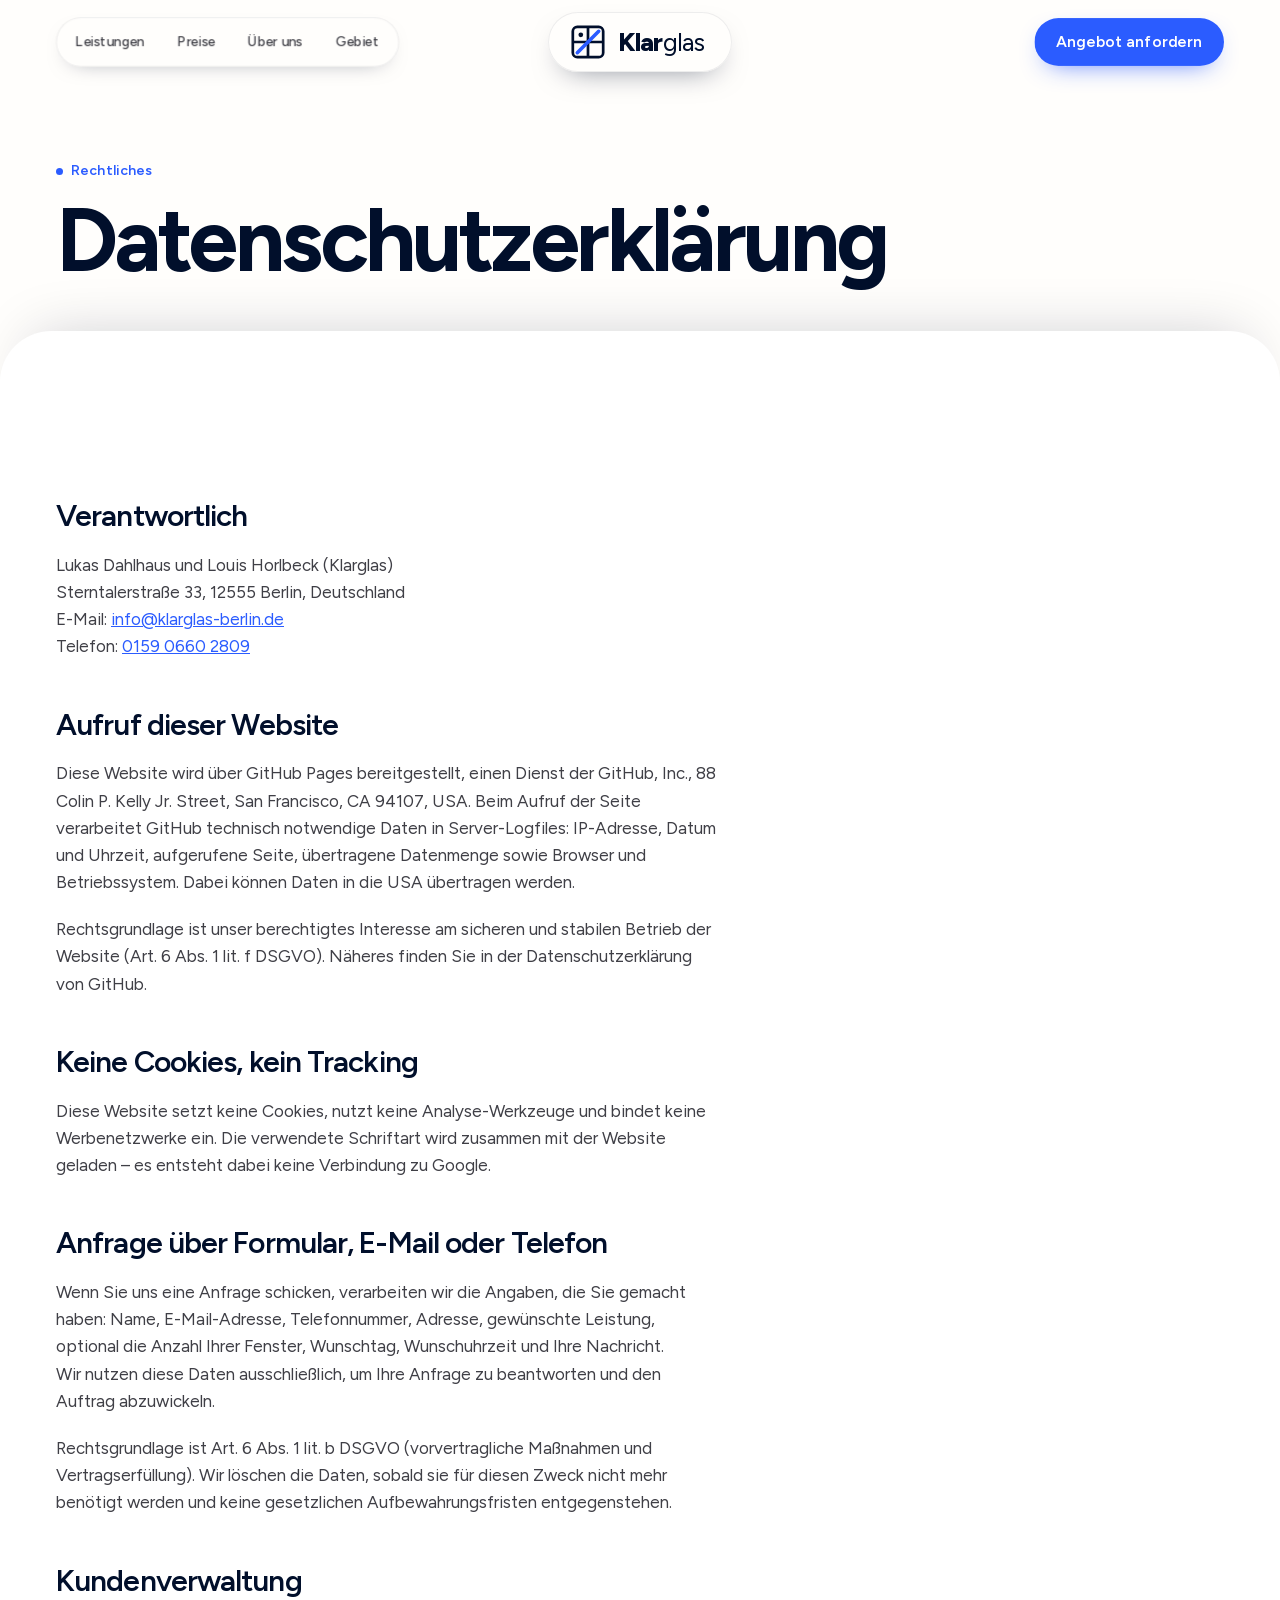
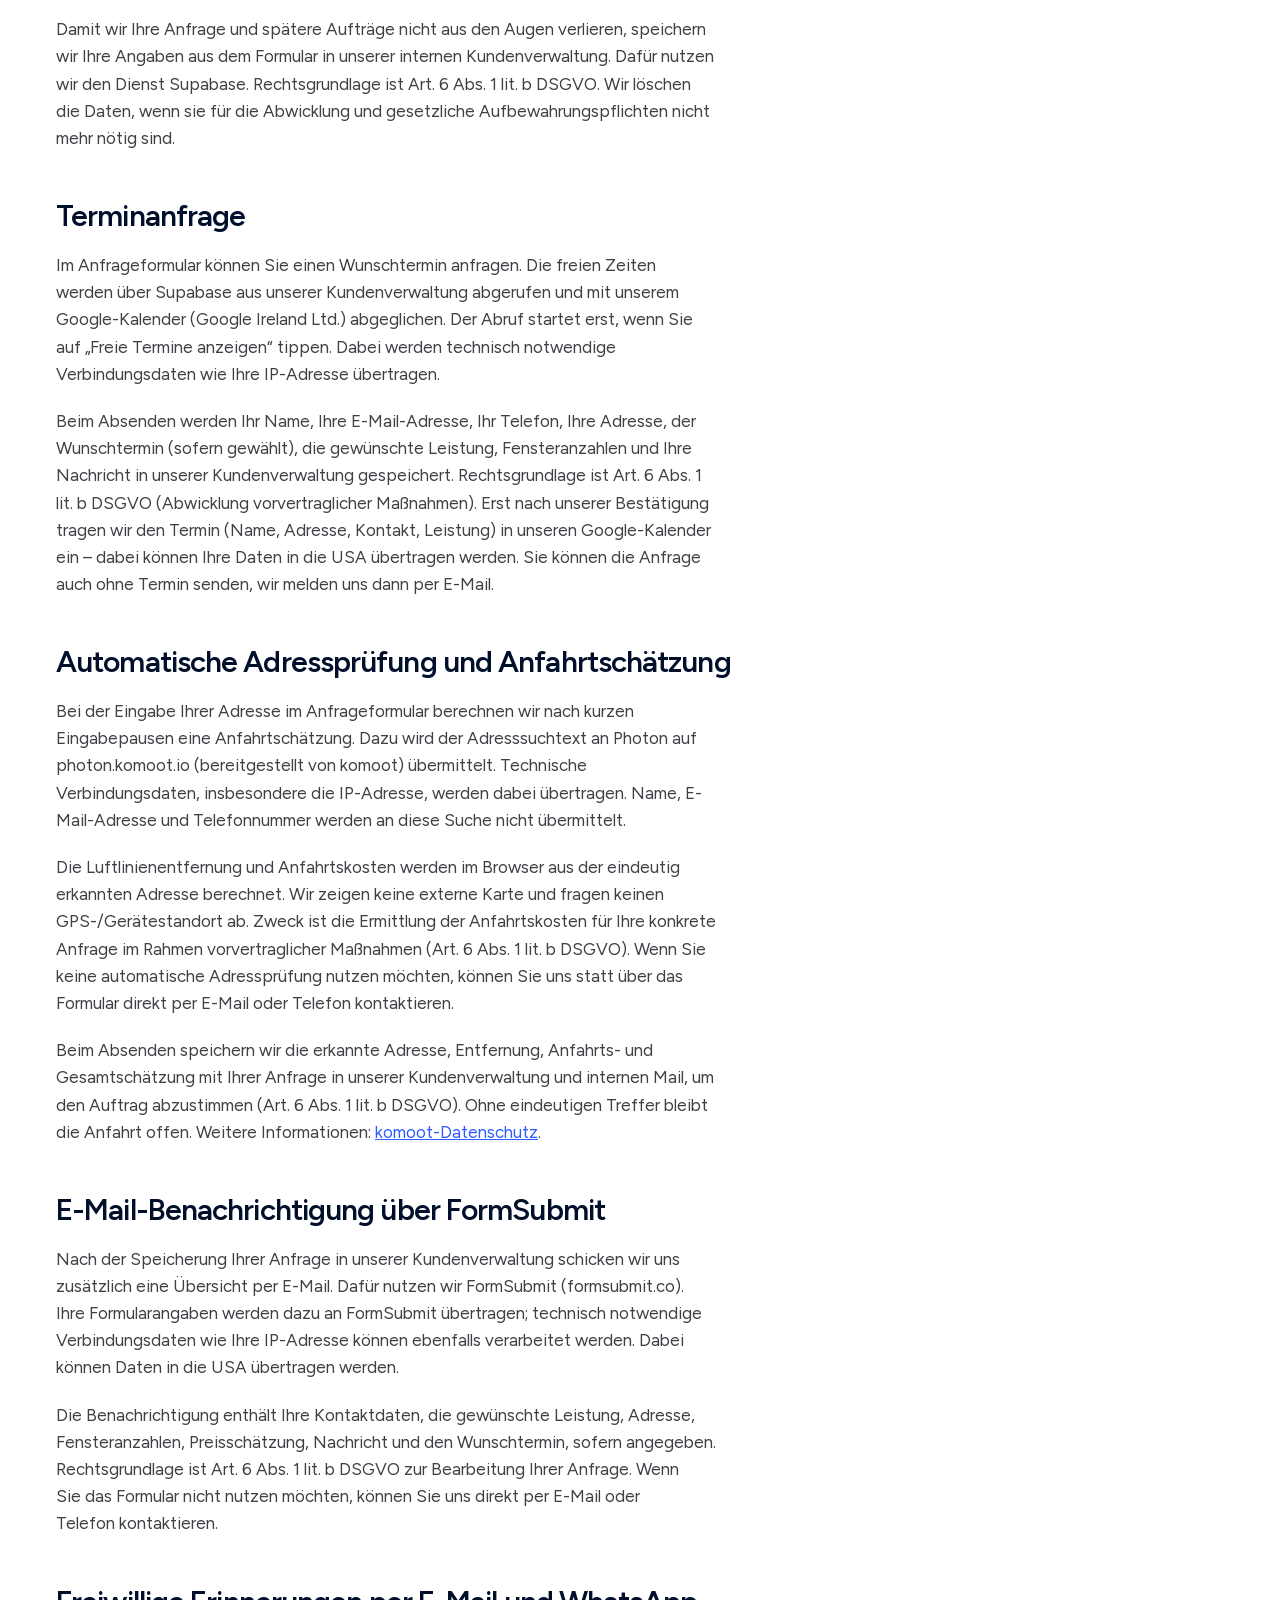
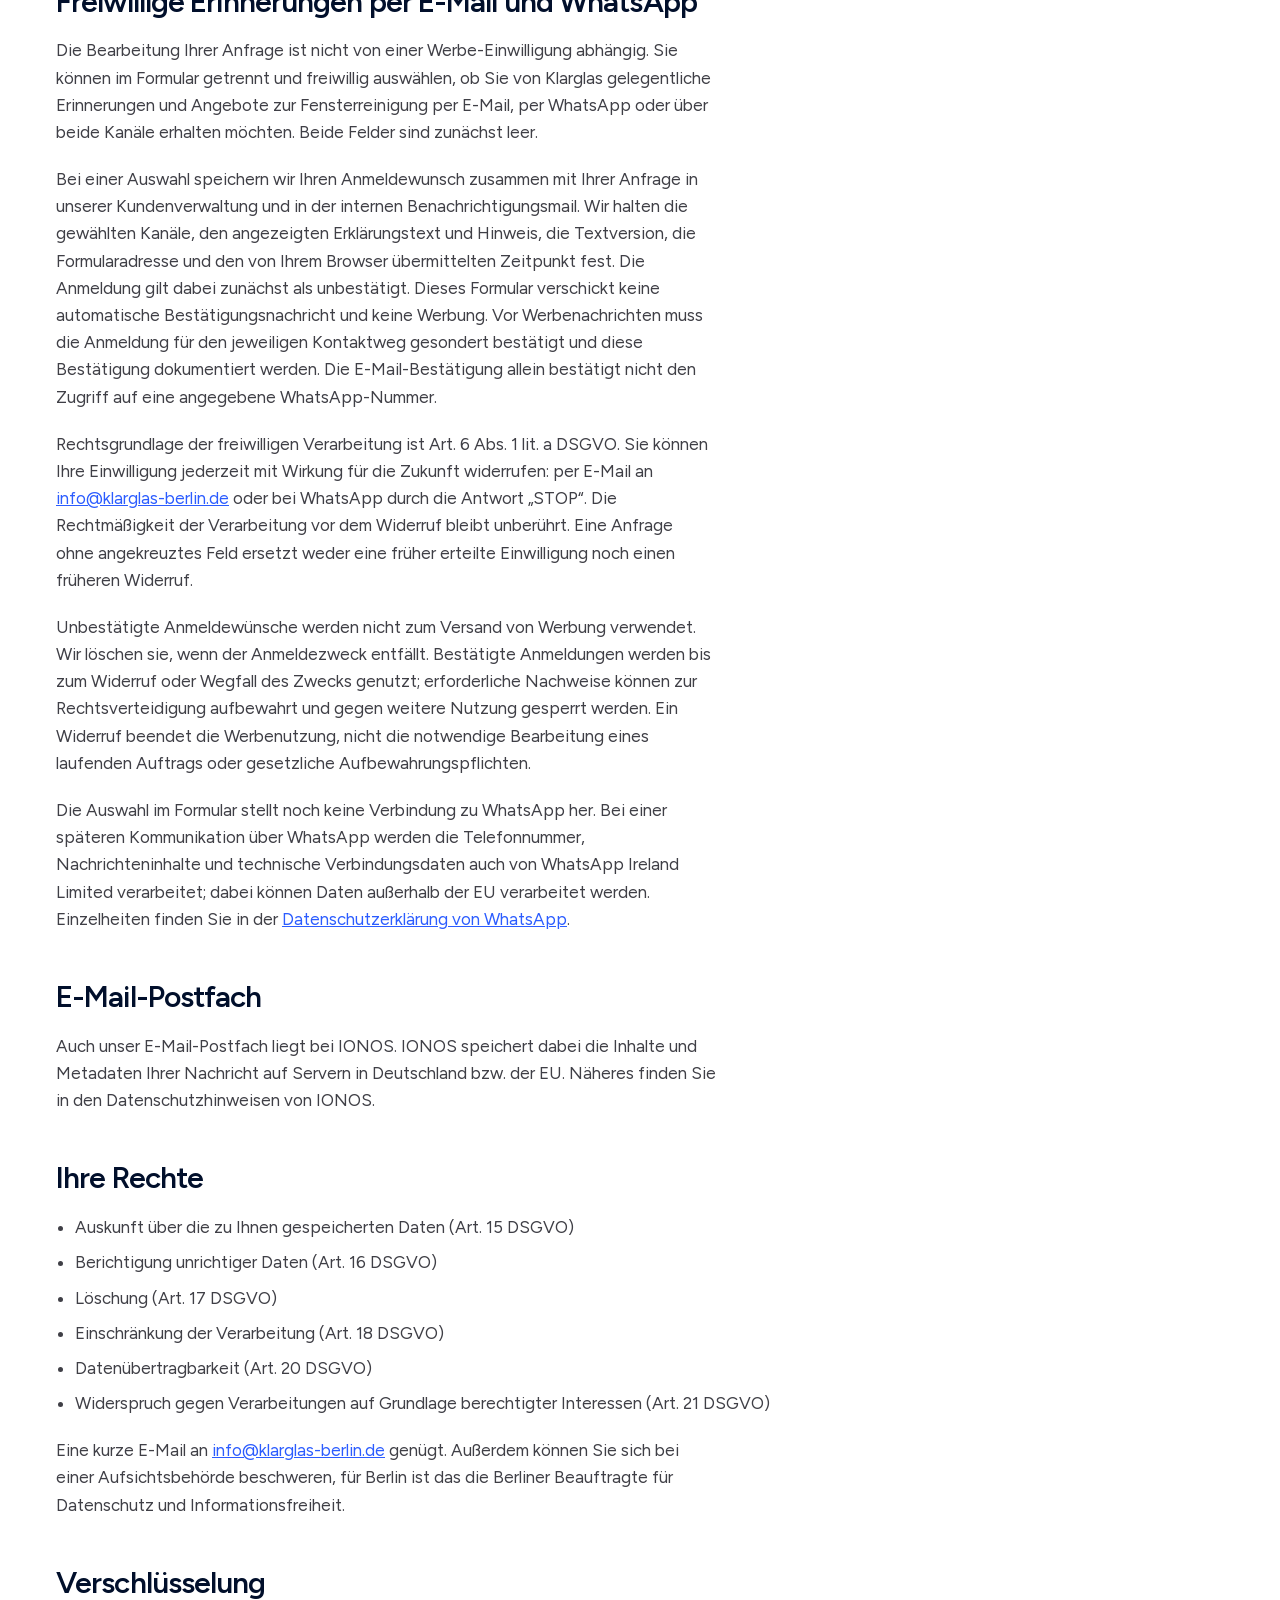
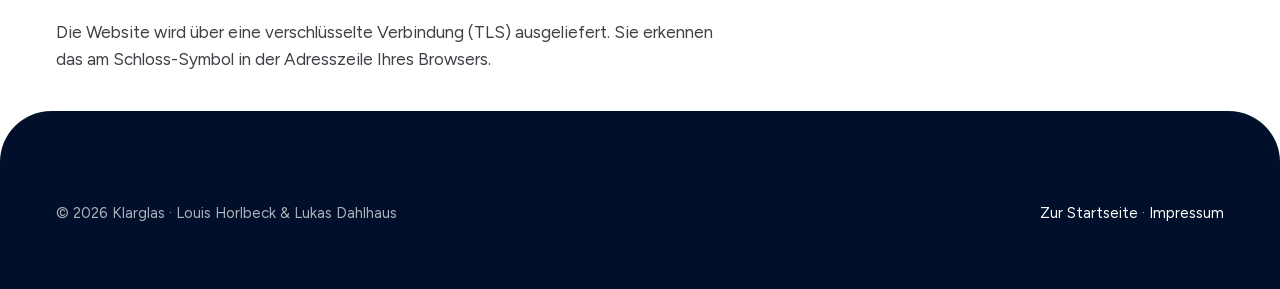
<file: datenschutz.html>
<!DOCTYPE html>
<html lang="de">
  <head>
    <meta charset="utf-8" />
    <meta
      name="viewport"
      content="width=device-width, initial-scale=1, viewport-fit=cover, interactive-widget=resizes-content"
    />
    <title>Datenschutzerklärung – Klarglas</title>
    <meta name="description" content="Datenschutzerklärung von Klarglas: welche Daten wir erheben, wofür wir sie nutzen und welche Rechte Sie haben." />
    <meta name="robots" content="noindex" />
    <meta name="theme-color" content="#fffefc" />
    <link rel="icon" href="/favicon.png" type="image/png" sizes="96x96" />
    <link rel="preload" href="figtree-latin.woff2" as="font" type="font/woff2" crossorigin />
    <link rel="stylesheet" href="styles.css?v=20261019" />
    <script>
      document.documentElement.classList.add("js");
    </script>
  </head>
  <body>
    <a class="skip-link" href="#main">Zum Inhalt springen</a>

    <header class="masthead">
      <nav class="masthead__nav" aria-label="Hauptnavigation">
        <button class="menu-toggle" type="button" data-menu-open aria-expanded="false" aria-controls="menu">
          <span class="menu-toggle__bars" aria-hidden="true"><span></span><span></span></span>
          Menü
        </button>
        <div class="navlinks">
          <a href="/#leistungen">Leistungen</a>
          <a href="/#preise">Preise</a>
          <a href="/#ueber-uns">Über uns</a>
          <a href="/#gebiet">Gebiet</a>
        </div>
      </nav>

      <a class="masthead__brand" href="/" aria-label="Klarglas – Startseite">
        <svg class="brandmark" viewBox="0 0 32 32" aria-hidden="true">
          <rect x="2.5" y="2.5" width="27" height="27" rx="4" fill="none" stroke="#010F2B" stroke-width="2.4" />
          <path d="M16 3v26M3 16h26" stroke="#010F2B" stroke-width="2.4" />
          <path class="brandmark__swipe" d="M6.5 25.5 25.5 6.5" stroke="#2B5CFF" stroke-width="3.2" stroke-linecap="round" />
          <circle cx="9.6" cy="9.6" r="2.1" fill="#010F2B" />
        </svg>
        <span class="wordmark" translate="no"><b>Klar</b>glas</span>
      </a>

      <a class="btn btn--primary masthead__cta" href="kontakt.html">Angebot anfordern</a>
    </header>

    <nav class="menu" id="menu" data-menu data-lenis-prevent role="dialog" aria-modal="true" aria-label="Menü">
      <button class="menu-close" type="button" data-menu-close>Schließen</button>
      <a href="/#leistungen">Leistungen</a>
      <a href="/#preise">Preise</a>
      <a href="/#ueber-uns">Über uns</a>
      <a href="/#gebiet">Gebiet</a>
      <a class="menu__cta" href="kontakt.html">Anfrage stellen</a>
      <div class="menu__foot">
        <a href="tel:+4915906602809">0159&nbsp;0660&nbsp;2809</a>
        <a href="mailto:info@klarglas-berlin.de">info@klarglas-berlin.de</a>
      </div>
    </nav>

    <main id="main">
      <section class="pagehead">
        <div class="shell">
          <div class="section-head">
            <span class="tag">Rechtliches</span>
            <h1>Datenschutzerklärung</h1>
        
          </div>
        </div>
      </section>

      <section class="slab slab--white">
        <div class="shell">
          <div class="prose">
            <h2>Verantwortlich</h2>
            <p>
              Lukas Dahlhaus und Louis Horlbeck (Klarglas)<br />
              Sterntalerstraße 33, 12555 Berlin, Deutschland<br />
              E-Mail: <a href="mailto:info@klarglas-berlin.de">info@klarglas-berlin.de</a><br />
              Telefon: <a href="tel:+4915906602809">0159&nbsp;0660&nbsp;2809</a>
            </p>

            <h2>Aufruf dieser Website</h2>
            <p>
              Diese Website wird über GitHub Pages bereitgestellt, einen Dienst der
              GitHub, Inc., 88 Colin P. Kelly Jr. Street, San Francisco, CA 94107, USA.
              Beim Aufruf der Seite verarbeitet GitHub technisch notwendige Daten in
              Server-Logfiles: IP-Adresse, Datum und Uhrzeit, aufgerufene Seite,
              übertragene Datenmenge sowie Browser und Betriebssystem. Dabei können Daten
              in die USA übertragen werden.
            </p>
            <p>
              Rechtsgrundlage ist unser berechtigtes Interesse am sicheren und stabilen
              Betrieb der Website (Art. 6 Abs. 1 lit. f DSGVO). Näheres finden Sie in der
              Datenschutzerklärung von GitHub.
            </p>

            <h2>Keine Cookies, kein Tracking</h2>
            <p>
              Diese Website setzt keine Cookies, nutzt keine Analyse-Werkzeuge und bindet
              keine Werbenetzwerke ein. Die verwendete Schriftart wird zusammen mit der
              Website geladen – es entsteht dabei keine Verbindung zu Google.
            </p>

            <h2>Anfrage über Formular, E-Mail oder Telefon</h2>
            <p>
              Wenn Sie uns eine Anfrage schicken, verarbeiten wir die Angaben, die Sie
              gemacht haben: Name, E-Mail-Adresse, Telefonnummer, Adresse,
              gewünschte Leistung, optional die Anzahl Ihrer Fenster, Wunschtag,
              Wunschuhrzeit und Ihre Nachricht. Wir nutzen diese Daten
              ausschließlich, um Ihre Anfrage zu beantworten und den Auftrag abzuwickeln.
            </p>
            <p>
              Rechtsgrundlage ist Art. 6 Abs. 1 lit. b DSGVO (vorvertragliche Maßnahmen
              und Vertragserfüllung). Wir löschen die Daten, sobald sie für diesen Zweck
              nicht mehr benötigt werden und keine gesetzlichen Aufbewahrungsfristen
              entgegenstehen.
            </p>

            <h2>Kundenverwaltung</h2>
            <p>
              Damit wir Ihre Anfrage und spätere Aufträge nicht aus den Augen verlieren,
              speichern wir Ihre Angaben aus dem Formular in unserer internen
              Kundenverwaltung. Dafür nutzen wir den Dienst Supabase. Rechtsgrundlage ist Art. 6
              Abs. 1 lit. b DSGVO. Wir löschen die Daten, wenn sie für die Abwicklung und
              gesetzliche Aufbewahrungspflichten nicht mehr nötig sind.
            </p>

            <h2>Terminanfrage</h2>
            <p>
              Im Anfrageformular können Sie einen Wunschtermin anfragen. Die freien Zeiten
              werden über Supabase aus unserer Kundenverwaltung abgerufen und mit unserem
              Google-Kalender (Google Ireland Ltd.) abgeglichen. Der Abruf startet erst,
              wenn Sie auf „Freie Termine anzeigen“ tippen. Dabei werden technisch
              notwendige Verbindungsdaten wie Ihre IP-Adresse übertragen.
            </p>
            <p>
              Beim Absenden werden Ihr Name, Ihre E-Mail-Adresse, Ihr Telefon, Ihre Adresse,
              der Wunschtermin (sofern gewählt), die gewünschte Leistung, Fensteranzahlen und
              Ihre Nachricht in unserer Kundenverwaltung gespeichert. Rechtsgrundlage ist
              Art. 6 Abs. 1 lit. b DSGVO (Abwicklung vorvertraglicher Maßnahmen). Erst nach
              unserer Bestätigung tragen wir den Termin (Name, Adresse, Kontakt, Leistung)
              in unseren Google-Kalender ein – dabei können Ihre Daten in die USA übertragen
              werden. Sie können die Anfrage auch ohne Termin senden, wir melden uns dann
              per E-Mail.
            </p>

            <h2 id="adresskarte">Automatische Adressprüfung und Anfahrtschätzung</h2>
            <p>Bei der Eingabe Ihrer Adresse im Anfrageformular berechnen wir nach kurzen
              Eingabepausen eine Anfahrtschätzung. Dazu wird der Adresssuchtext an Photon auf
              photon.komoot.io (bereitgestellt von komoot) übermittelt. Technische Verbindungsdaten,
              insbesondere die IP-Adresse, werden dabei übertragen. Name, E-Mail-Adresse und
              Telefonnummer werden an diese Suche nicht übermittelt.</p>
            <p>Die Luftlinienentfernung und Anfahrtskosten werden im Browser aus der eindeutig
              erkannten Adresse berechnet. Wir zeigen keine externe Karte und fragen keinen
              GPS-/Gerätestandort ab. Zweck ist die Ermittlung der Anfahrtskosten für Ihre konkrete
              Anfrage im Rahmen vorvertraglicher Maßnahmen (Art. 6 Abs. 1 lit. b DSGVO).
              Wenn Sie keine automatische Adressprüfung nutzen möchten, können Sie uns statt
              über das Formular direkt per E-Mail oder Telefon kontaktieren.</p>
            <p>Beim Absenden speichern wir die erkannte Adresse, Entfernung, Anfahrts- und
              Gesamtschätzung mit Ihrer Anfrage in unserer Kundenverwaltung und internen Mail,
              um den Auftrag abzustimmen (Art. 6 Abs. 1 lit. b DSGVO). Ohne eindeutigen Treffer
              bleibt die Anfahrt offen. Weitere Informationen:
              <a href="https://www.komoot.com/privacy" target="_blank" rel="noopener">komoot-Datenschutz</a>.</p>

            <h2>E-Mail-Benachrichtigung über FormSubmit</h2>
            <p>
              Nach der Speicherung Ihrer Anfrage in unserer Kundenverwaltung schicken wir
              uns zusätzlich eine Übersicht per E-Mail. Dafür nutzen wir FormSubmit
              (formsubmit.co). Ihre Formularangaben werden dazu an FormSubmit übertragen;
              technisch notwendige Verbindungsdaten wie Ihre IP-Adresse können ebenfalls
              verarbeitet werden. Dabei können Daten in die USA übertragen werden.
            </p>
            <p>
              Die Benachrichtigung enthält Ihre Kontaktdaten, die gewünschte Leistung,
              Adresse, Fensteranzahlen, Preisschätzung, Nachricht und den Wunschtermin,
              sofern angegeben. Rechtsgrundlage ist Art. 6 Abs. 1 lit. b DSGVO zur
              Bearbeitung Ihrer Anfrage. Wenn Sie das Formular nicht nutzen möchten,
              können Sie uns direkt per E-Mail oder Telefon kontaktieren.
            </p>

            <h2 id="erinnerungen">Freiwillige Erinnerungen per E-Mail und WhatsApp</h2>
            <p>
              Die Bearbeitung Ihrer Anfrage ist nicht von einer Werbe-Einwilligung abhängig.
              Sie können im Formular getrennt und freiwillig auswählen, ob Sie von Klarglas
              gelegentliche Erinnerungen und Angebote zur Fensterreinigung per E-Mail,
              per WhatsApp oder über beide Kanäle erhalten möchten. Beide Felder sind zunächst leer.
            </p>
            <p>
              Bei einer Auswahl speichern wir Ihren Anmeldewunsch zusammen mit Ihrer Anfrage
              in unserer Kundenverwaltung und in der internen Benachrichtigungsmail.
              Wir halten die gewählten Kanäle, den angezeigten Erklärungstext und Hinweis,
              die Textversion, die Formularadresse und den von Ihrem Browser übermittelten
              Zeitpunkt fest. Die Anmeldung gilt dabei zunächst als unbestätigt.
              Dieses Formular verschickt keine automatische Bestätigungsnachricht und keine Werbung.
              Vor Werbenachrichten muss die Anmeldung für den jeweiligen Kontaktweg gesondert
              bestätigt und diese Bestätigung dokumentiert werden. Die E-Mail-Bestätigung
              allein bestätigt nicht den Zugriff auf eine angegebene WhatsApp-Nummer.
            </p>
            <p>
              Rechtsgrundlage der freiwilligen Verarbeitung ist Art. 6 Abs. 1 lit. a DSGVO.
              Sie können Ihre Einwilligung jederzeit mit Wirkung für die Zukunft widerrufen:
              per E-Mail an <a href="mailto:info@klarglas-berlin.de">info@klarglas-berlin.de</a>
              oder bei WhatsApp durch die Antwort „STOP“. Die Rechtmäßigkeit der Verarbeitung
              vor dem Widerruf bleibt unberührt. Eine Anfrage ohne angekreuztes Feld
              ersetzt weder eine früher erteilte Einwilligung noch einen früheren Widerruf.
            </p>
            <p>
              Unbestätigte Anmeldewünsche werden nicht zum Versand von Werbung verwendet.
              Wir löschen sie, wenn der Anmeldezweck entfällt. Bestätigte Anmeldungen werden
              bis zum Widerruf oder Wegfall des Zwecks genutzt; erforderliche Nachweise
              können zur Rechtsverteidigung aufbewahrt und gegen weitere Nutzung gesperrt werden.
              Ein Widerruf beendet die Werbenutzung, nicht die notwendige Bearbeitung
              eines laufenden Auftrags oder gesetzliche Aufbewahrungspflichten.
            </p>
            <p>
              Die Auswahl im Formular stellt noch keine Verbindung zu WhatsApp her.
              Bei einer späteren Kommunikation über WhatsApp werden die Telefonnummer,
              Nachrichteninhalte und technische Verbindungsdaten auch von WhatsApp Ireland
              Limited verarbeitet; dabei können Daten außerhalb der EU verarbeitet werden.
              Einzelheiten finden Sie in der
              <a href="https://www.whatsapp.com/legal/privacy-policy-eea" rel="noopener noreferrer">Datenschutzerklärung von WhatsApp</a>.
            </p>

            <h2>E-Mail-Postfach</h2>
            <p>
              Auch unser E-Mail-Postfach liegt bei IONOS. IONOS speichert dabei die Inhalte und Metadaten Ihrer
              Nachricht auf Servern in Deutschland bzw. der EU. Näheres finden Sie in den
              Datenschutzhinweisen von IONOS.
            </p>

            <h2>Ihre Rechte</h2>
            <ul>
              <li>Auskunft über die zu Ihnen gespeicherten Daten (Art. 15 DSGVO)</li>
              <li>Berichtigung unrichtiger Daten (Art. 16 DSGVO)</li>
              <li>Löschung (Art. 17 DSGVO)</li>
              <li>Einschränkung der Verarbeitung (Art. 18 DSGVO)</li>
              <li>Datenübertragbarkeit (Art. 20 DSGVO)</li>
              <li>Widerspruch gegen Verarbeitungen auf Grundlage berechtigter Interessen (Art. 21 DSGVO)</li>
            </ul>
            <p>
              Eine kurze E-Mail an
              <a href="mailto:info@klarglas-berlin.de">info@klarglas-berlin.de</a>
              genügt. Außerdem können Sie sich bei einer Aufsichtsbehörde beschweren,
              für Berlin ist das die Berliner Beauftragte für Datenschutz und
              Informationsfreiheit.
            </p>

            <h2>Verschlüsselung</h2>
            <p>
              Die Website wird über eine verschlüsselte Verbindung (TLS) ausgeliefert.
              Sie erkennen das am Schloss-Symbol in der Adresszeile Ihres Browsers.
            </p>
        
          </div>
        </div>
      </section>
    </main>

    <footer class="footer">
      <div class="shell">
        <div class="footer__bottom" style="padding-top: 0; border: 0">
          <span>© 2026 Klarglas · Louis Horlbeck &amp; Lukas Dahlhaus</span>
          <span><a href="/">Zur Startseite</a> · <a href="impressum.html">Impressum</a></span>
        </div>
      </div>
    </footer>

    <script src="main.js?v=20261019" defer></script>
  </body>
</html>
</file>
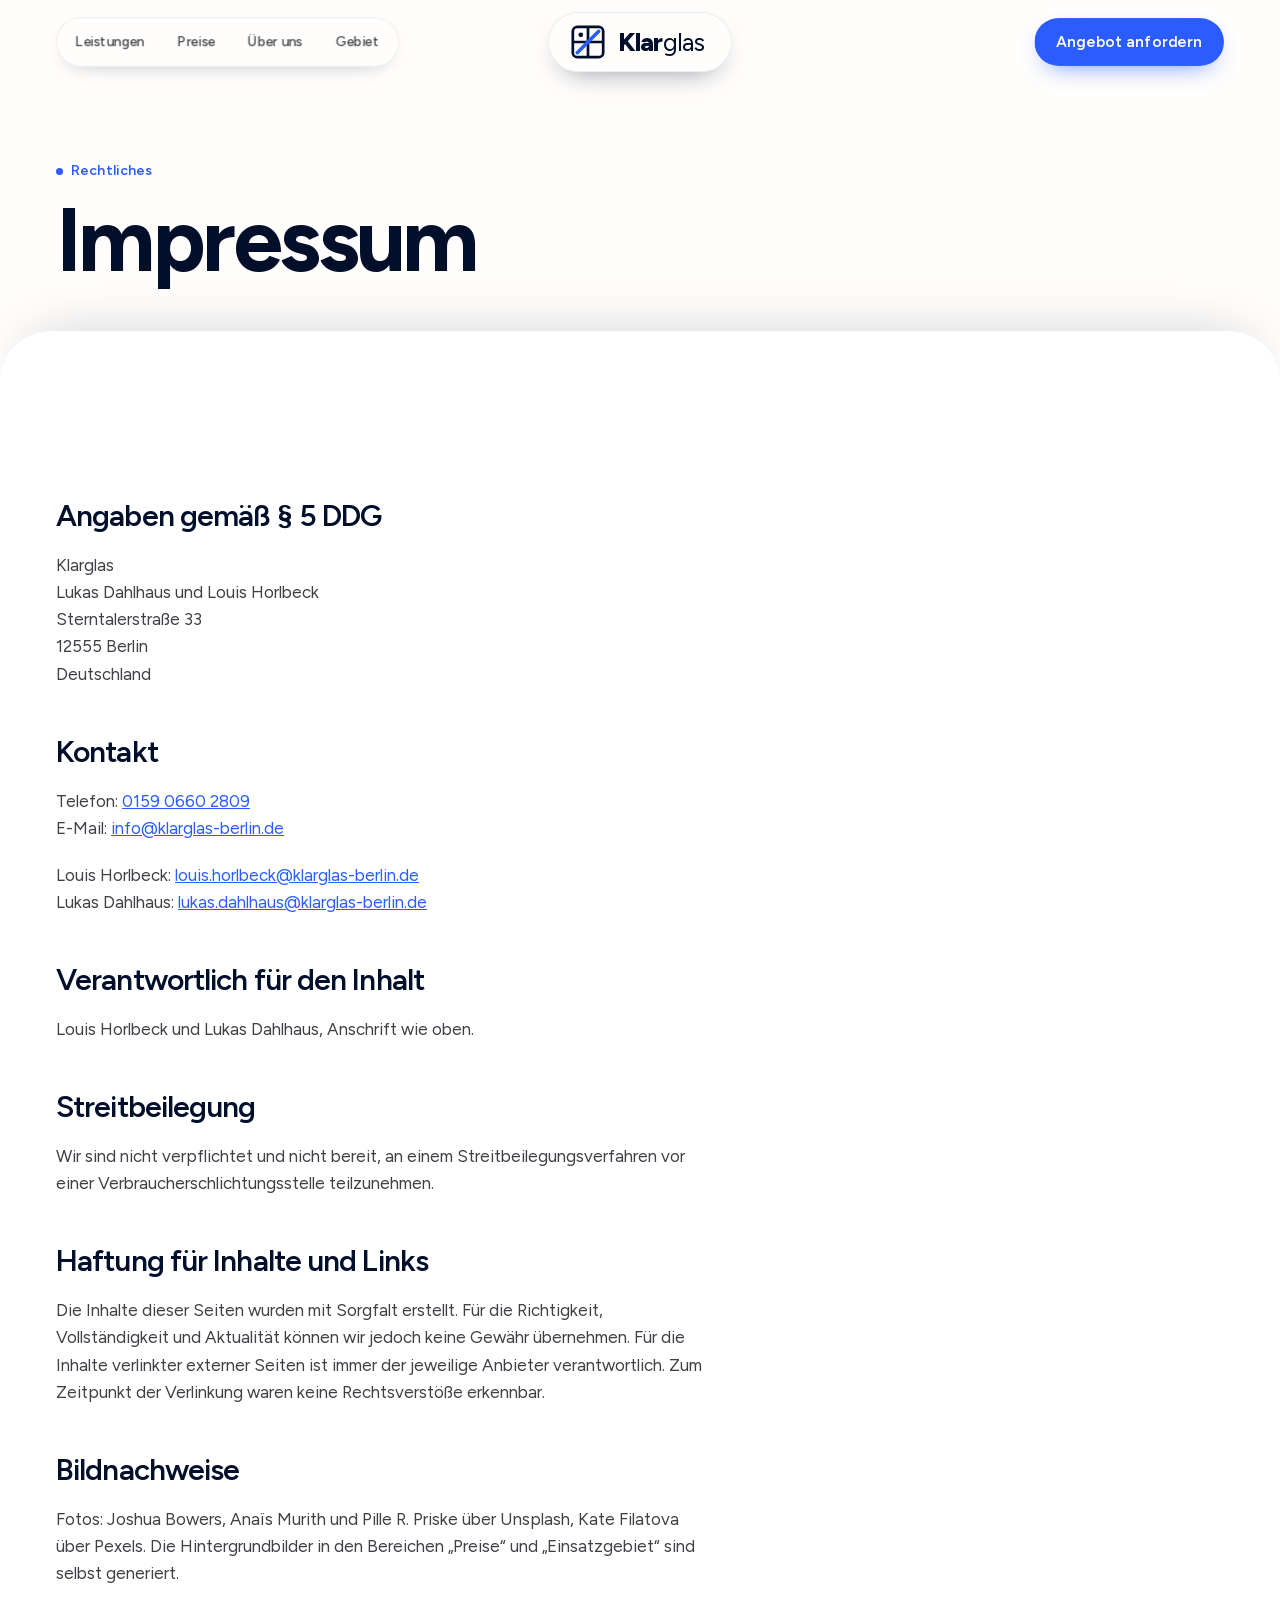
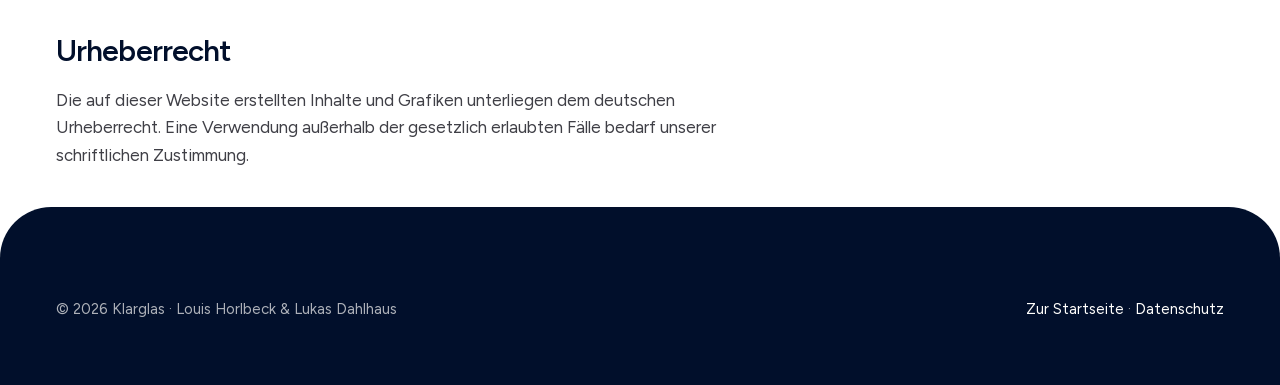
<file: impressum.html>
<!DOCTYPE html>
<html lang="de">
  <head>
    <meta charset="utf-8" />
    <meta
      name="viewport"
      content="width=device-width, initial-scale=1, viewport-fit=cover, interactive-widget=resizes-content"
    />
    <title>Impressum – Klarglas</title>
    <meta name="description" content="Impressum und Anbieterkennzeichnung von Klarglas, Berlin-Köpenick." />
    <meta name="robots" content="noindex" />
    <meta name="theme-color" content="#fffefc" />
    <link rel="icon" href="/favicon.png" type="image/png" sizes="96x96" />
    <link rel="preload" href="figtree-latin.woff2" as="font" type="font/woff2" crossorigin />
    <link rel="stylesheet" href="styles.css" />
    <script>
      document.documentElement.classList.add("js");
    </script>
  </head>
  <body>
    <a class="skip-link" href="#main">Zum Inhalt springen</a>

    <header class="masthead">
      <nav class="masthead__nav" aria-label="Hauptnavigation">
        <button class="menu-toggle" type="button" data-menu-open aria-expanded="false" aria-controls="menu">
          <span class="menu-toggle__bars" aria-hidden="true"><span></span><span></span></span>
          Menü
        </button>
        <div class="navlinks">
          <a href="/#leistungen">Leistungen</a>
          <a href="/#preise">Preise</a>
          <a href="/#ueber-uns">Über uns</a>
          <a href="/#gebiet">Gebiet</a>
        </div>
      </nav>

      <a class="masthead__brand" href="/" aria-label="Klarglas – Startseite">
        <svg class="brandmark" viewBox="0 0 32 32" aria-hidden="true">
          <rect x="2.5" y="2.5" width="27" height="27" rx="4" fill="none" stroke="#010F2B" stroke-width="2.4" />
          <path d="M16 3v26M3 16h26" stroke="#010F2B" stroke-width="2.4" />
          <path class="brandmark__swipe" d="M6.5 25.5 25.5 6.5" stroke="#2B5CFF" stroke-width="3.2" stroke-linecap="round" />
          <circle cx="9.6" cy="9.6" r="2.1" fill="#010F2B" />
        </svg>
        <span class="wordmark" translate="no"><b>Klar</b>glas</span>
      </a>

      <a class="btn btn--primary masthead__cta" href="kontakt.html">Angebot anfordern</a>
    </header>

    <nav class="menu" id="menu" data-menu data-lenis-prevent role="dialog" aria-modal="true" aria-label="Menü">
      <button class="menu-close" type="button" data-menu-close>Schließen</button>
      <a href="/#leistungen">Leistungen</a>
      <a href="/#preise">Preise</a>
      <a href="/#ueber-uns">Über uns</a>
      <a href="/#gebiet">Gebiet</a>
      <a class="menu__cta" href="kontakt.html">Anfrage stellen</a>
      <div class="menu__foot">
        <a href="tel:+4915906602809">0159&nbsp;0660&nbsp;2809</a>
        <a href="mailto:info@klarglas-berlin.de">info@klarglas-berlin.de</a>
      </div>
    </nav>

    <main id="main">
      <section class="pagehead">
        <div class="shell">
          <div class="section-head">
            <span class="tag">Rechtliches</span>
            <h1>Impressum</h1>
        
          </div>
        </div>
      </section>

      <section class="slab slab--white">
        <div class="shell">
          <div class="prose">
            <h2>Angaben gemäß § 5 DDG</h2>
            <p>
              Klarglas<br />
              Lukas Dahlhaus und Louis Horlbeck<br />
              Sterntalerstraße 33<br />
              12555 Berlin<br />
              Deutschland
            </p>

            <h2>Kontakt</h2>
            <p>
              Telefon: <a href="tel:+4915906602809">0159&nbsp;0660&nbsp;2809</a><br />
              E-Mail: <a href="mailto:info@klarglas-berlin.de">info@klarglas-berlin.de</a>
            </p>
            <p>
              Louis Horlbeck:
              <a href="mailto:louis.horlbeck@klarglas-berlin.de">louis.horlbeck@klarglas-berlin.de</a><br />
              Lukas Dahlhaus:
              <a href="mailto:lukas.dahlhaus@klarglas-berlin.de">lukas.dahlhaus@klarglas-berlin.de</a>
            </p>

            <h2>Verantwortlich für den Inhalt</h2>
            <p>Louis Horlbeck und Lukas Dahlhaus, Anschrift wie oben.</p>

            <h2>Streitbeilegung</h2>
            <p>
              Wir sind nicht verpflichtet und nicht bereit, an einem
              Streitbeilegungsverfahren vor einer Verbraucherschlichtungsstelle
              teilzunehmen.
            </p>

            <h2>Haftung für Inhalte und Links</h2>
            <p>
              Die Inhalte dieser Seiten wurden mit Sorgfalt erstellt. Für die Richtigkeit,
              Vollständigkeit und Aktualität können wir jedoch keine Gewähr übernehmen.
              Für die Inhalte verlinkter externer Seiten ist immer der jeweilige Anbieter
              verantwortlich. Zum Zeitpunkt der Verlinkung waren keine Rechtsverstöße
              erkennbar.
            </p>

            <h2>Bildnachweise</h2>
            <p>
              Fotos: Joshua Bowers, Anaïs Murith und Pille R. Priske über Unsplash,
              Kate Filatova über Pexels. Die Hintergrundbilder in den Bereichen
              „Preise“ und „Einsatzgebiet“ sind selbst generiert.
            </p>

            <h2>Urheberrecht</h2>
            <p>
              Die auf dieser Website erstellten Inhalte und Grafiken unterliegen dem
              deutschen Urheberrecht. Eine Verwendung außerhalb der gesetzlich erlaubten
              Fälle bedarf unserer schriftlichen Zustimmung.
            </p>
        
          </div>
        </div>
      </section>
    </main>

    <footer class="footer">
      <div class="shell">
        <div class="footer__bottom" style="padding-top: 0; border: 0">
          <span>© 2026 Klarglas · Louis Horlbeck &amp; Lukas Dahlhaus</span>
          <span><a href="/">Zur Startseite</a> · <a href="datenschutz.html">Datenschutz</a></span>
        </div>
      </div>
    </footer>

    <script src="main.js" defer></script>
  </body>
</html>
</file>
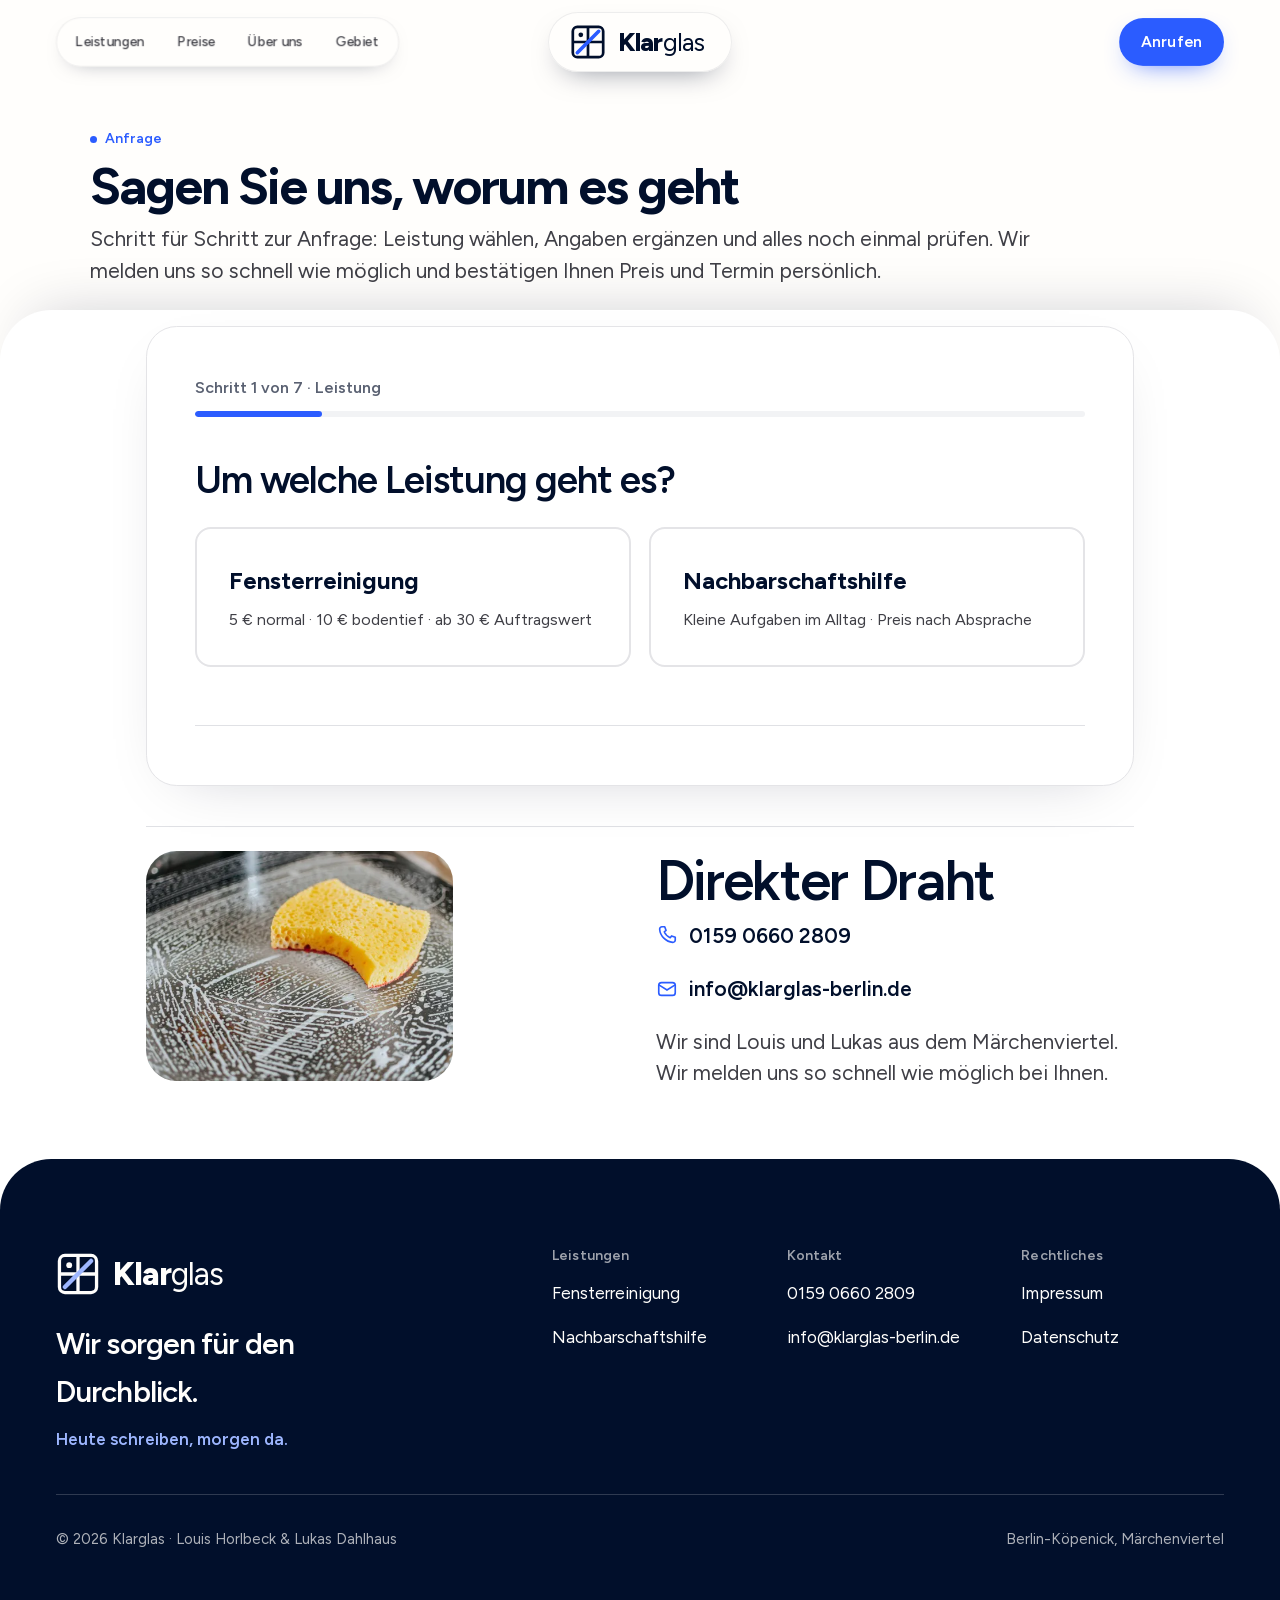
<file: kontakt.html>
<!DOCTYPE html>
<html lang="de">
  <head>
    <meta charset="utf-8" />
    <meta
      name="viewport"
      content="width=device-width, initial-scale=1, viewport-fit=cover, interactive-widget=resizes-content"
    />
    <title>Anfrage stellen – Klarglas, Berlin-Köpenick</title>
    <meta
      name="description"
      content="Fensterreinigung in Berlin-Köpenick anfragen: normale Fenster 5 €, bodentiefe Fenster und Terrassentüren 10 €. Mindestauftragswert 30 €."
    />
    <link rel="canonical" href="https://klarglas-berlin.de/kontakt.html" />
    <meta name="robots" content="index, follow, max-image-preview:large" />
    <meta property="og:type" content="website" />
    <meta property="og:site_name" content="Klarglas" />
    <meta property="og:locale" content="de_DE" />
    <meta property="og:url" content="https://klarglas-berlin.de/kontakt.html" />
    <meta property="og:title" content="Anfrage stellen – Klarglas, Berlin-Köpenick" />
    <meta property="og:description" content="Fensterreinigung: 5 € normal, 10 € bodentief. Mindestauftragswert 30 €. Oder Nachbarschaftshilfe anfragen." />
    <meta property="og:image" content="https://klarglas-berlin.de/hero-quer-1920.webp" />
    <meta property="og:image:alt" content="Ein Fensterabzieher reinigt eine eingeseifte Scheibe." />
    <meta name="twitter:card" content="summary_large_image" />
    <meta name="twitter:image" content="https://klarglas-berlin.de/hero-quer-1920.webp" />
    <meta name="theme-color" content="#fffefc" />
    <link rel="icon" href="/favicon.png" type="image/png" sizes="96x96" />
    <link rel="preload" href="figtree-latin.woff2" as="font" type="font/woff2" crossorigin />
    <link rel="stylesheet" href="styles.css?v=20261025-preisabschluss" />
    <script>
      document.documentElement.classList.add("js");
    </script>
  </head>
  <body>
    <a class="skip-link" href="#main">Zum Inhalt springen</a>

    <header class="masthead">
      <nav class="masthead__nav" aria-label="Hauptnavigation">
        <button class="menu-toggle" type="button" data-menu-open aria-expanded="false" aria-controls="menu">
          <span class="menu-toggle__bars" aria-hidden="true"><span></span><span></span></span>
          Menü
        </button>
        <div class="navlinks">
          <a href="/#leistungen">Leistungen</a>
          <a href="/#preise">Preise</a>
          <a href="/#ueber-uns">Über uns</a>
          <a href="/#gebiet">Gebiet</a>
        </div>
      </nav>

      <a class="masthead__brand" href="/" aria-label="Klarglas – Startseite">
        <svg class="brandmark" viewBox="0 0 32 32" aria-hidden="true">
          <rect x="2.5" y="2.5" width="27" height="27" rx="4" fill="none" stroke="#010F2B" stroke-width="2.4" />
          <path d="M16 3v26M3 16h26" stroke="#010F2B" stroke-width="2.4" />
          <path class="brandmark__swipe" d="M6.5 25.5 25.5 6.5" stroke="#2B5CFF" stroke-width="3.2" stroke-linecap="round" />
          <circle cx="9.6" cy="9.6" r="2.1" fill="#010F2B" />
        </svg>
        <span class="wordmark" translate="no"><b>Klar</b>glas</span>
      </a>

      <a class="btn btn--primary masthead__cta" href="tel:+4915906602809">Anrufen</a>
    </header>

    <nav class="menu" id="menu" data-menu data-lenis-prevent role="dialog" aria-modal="true" aria-label="Menü">
      <button class="menu-close" type="button" data-menu-close>Schließen</button>
      <a href="/#leistungen">Leistungen</a>
      <a href="/#preise">Preise</a>
      <a href="/#ueber-uns">Über uns</a>
      <a href="/#ablauf">Ablauf</a>
      <a href="/#gebiet">Gebiet</a>
      <a class="menu__cta" href="kontakt.html">Anfrage stellen</a>
      <div class="menu__foot">
        <a href="tel:+4915906602809">0159&nbsp;0660&nbsp;2809</a>
        <a href="mailto:info@klarglas-berlin.de">info@klarglas-berlin.de</a>
      </div>
    </nav>

    <main id="main">
      <section class="pagehead pagehead--guided">
        <div class="shell">
          <div class="section-head">
            <span class="tag">Anfrage</span>
            <h1>Sagen Sie uns, worum es geht</h1>
            <p class="lede">
              Schritt für Schritt zur Anfrage: Leistung wählen, Angaben ergänzen und alles noch einmal prüfen.
              Wir melden uns so schnell wie möglich und bestätigen Ihnen Preis und Termin persönlich.
            </p>
          </div>
        </div>
      </section>

      <section class="slab slab--white slab--guided" aria-label="Anfrageformular">
        <div class="shell contact contact--guided">
          <form
            class="form"
            data-form

            method="post"
          >


            <input class="form__honey" type="text" name="_honey" tabindex="-1" autocomplete="off" aria-hidden="true" />
            <div class="form__row">
              <div class="field">
                <label for="name">Name</label>
                <input id="name" name="name" type="text" autocomplete="name" required />
                <span class="field__error">Bitte tragen Sie Ihren Namen ein.</span>
              </div>
              <div class="field">
                <label for="email">E-Mail</label>
                <input id="email" name="email" type="email" autocomplete="email" spellcheck="false" required />
                <span class="field__error">Bitte prüfen Sie Ihre E-Mail-Adresse.</span>
              </div>
            </div>

            <div class="form__row">
              <div class="field">
                <label for="telefon">Telefon</label>
                <input id="telefon" name="telefon" type="tel" inputmode="tel" autocomplete="tel" required pattern=".*[0-9].*" />
                <span class="field__error">Bitte geben Sie Ihre Telefonnummer an.</span>
              </div>
              <div class="field">
                <label for="adresse">Straße, Hausnummer, PLZ und Ort</label>
                <input id="adresse" name="adresse" type="text" placeholder="Zum Beispiel: Musterstraße 12, 12555 Berlin" autocomplete="street-address" required />
                <span class="field__error">Ohne Adresse wissen wir nicht, ob wir zu Ihnen kommen.</span>
              </div>
            </div>

            <section class="travel travel--automatic" data-anfahrt aria-labelledby="anfahrt-titel">
  <h4 id="anfahrt-titel">Das ist Ihre Anfahrt</h4>
  <p class="travel__status" data-anfahrt-status role="status" aria-live="polite">Geben Sie Ihre vollständige Adresse ein. Entfernung und Anfahrtskosten werden automatisch berechnet.</p>
  <div class="travel__result" data-anfahrt-ergebnis role="status" aria-live="polite" hidden></div>
  <p class="travel__privacy">Automatische Adressprüfung über Photon (komoot). Dabei werden Adresssuchtext und Verbindungsdaten an den Anbieter übertragen. <a href="datenschutz.html#adresskarte">Datenschutz</a></p>
</section>

            <div class="field">
              <label for="leistung">Worum geht es?</label>
              <select id="leistung" name="leistung" required>
                <option value="">Bitte auswählen</option>
                <option>Fensterreinigung</option>
                <option>Nachbarschaftshilfe</option>
              </select>
              <span class="field__error">Bitte wählen Sie eine Leistung aus.</span>
            </div>

            <fieldset class="group counter" data-fenster>
              <legend class="group__legend">Wie viele Fenster? <span class="field__hint">(optional)</span></legend>
              <p class="counter__aus" data-fenster-aus>Nur bei Fensterreinigung nötig.</p>
              <div class="counter__body">
                <div class="counter__rows">
                  <div class="stepper" data-stepper data-preis="5">
                    <label class="stepper__label" for="fenster-normal">
                      Normale Fenster <span class="stepper__price">5&nbsp;€</span>
                    </label>
                    <div class="stepper__controls">
                      <button class="stepper__btn" type="button" data-schritt="-1" aria-label="Ein normales Fenster weniger">
                        <svg viewBox="0 0 20 20" aria-hidden="true"><path d="M4 10h12" /></svg>
                      </button>
                      <input class="stepper__input" id="fenster-normal" name="fenster_normal" type="number" inputmode="numeric" min="0" max="99" value="0" />
                      <button class="stepper__btn" type="button" data-schritt="1" aria-label="Ein normales Fenster mehr">
                        <svg viewBox="0 0 20 20" aria-hidden="true"><path d="M4 10h12M10 4v12" /></svg>
                      </button>
                    </div>
                  </div>
                  <div class="stepper" data-stepper data-preis="10">
                    <label class="stepper__label" for="fenster-boden">
                      Bodentiefe Fenster / Terrassentüren <span class="stepper__price">10&nbsp;€</span>
                    </label>
                    <div class="stepper__controls">
                      <button class="stepper__btn" type="button" data-schritt="-1" aria-label="Ein bodentiefes Fenster weniger">
                        <svg viewBox="0 0 20 20" aria-hidden="true"><path d="M4 10h12" /></svg>
                      </button>
                      <input class="stepper__input" id="fenster-boden" name="fenster_bodentief" type="number" inputmode="numeric" min="0" max="99" value="0" />
                      <button class="stepper__btn" type="button" data-schritt="1" aria-label="Ein bodentiefes Fenster mehr">
                        <svg viewBox="0 0 20 20" aria-hidden="true"><path d="M4 10h12M10 4v12" /></svg>
                      </button>
                    </div>
                  </div>
                </div>

                <div class="estimate" data-schaetzung>
                  <div aria-live="polite">
                    <p class="estimate__empty" data-schaetzung-leer>Tippen Sie auf +, dann rechnen wir mit.</p>
                    <p class="estimate__sum" data-schaetzung-summe hidden>
                      <span class="estimate__label">Ungefähr</span>
                      <span class="estimate__value"><span data-schaetzung-wert>0</span>&nbsp;€</span>
                    </p>
                    <p class="estimate__warn" id="mindest-hinweis" data-mindest hidden>
                      Der Mindestauftrag liegt bei 30&nbsp;€. Ergänzen Sie Fenster, bis die Schätzung mindestens 30&nbsp;€ beträgt.
                    </p>
                  </div>
                  <p class="estimate__note">
                    Fensterreinigung ab 30&nbsp;€ Leistungspreis, zuzüglich gegebenenfalls Anfahrt. Hier bezahlen Sie nichts. Den festen Preis bestätigen wir per E-Mail.
                  </p>
                </div>
              </div>
            </fieldset>

            <fieldset class="group booking" data-buchung>
              <legend class="group__legend">Wunschtermin anfragen <span class="field__hint">(optional)</span></legend>
              <input type="hidden" name="termin" data-termin-wert />
              <input type="hidden" name="uhrzeit" data-uhrzeit-wert />
              <p class="booking__text" data-buchung-text>
                Wählen Sie einen Wunschtermin. Wir prüfen Ihre Anfrage und bestätigen den Termin per E-Mail.
              </p>
              <button class="btn btn--ghost booking__start" type="button" data-buchung-start>
                Freie Termine anzeigen
              </button>
              <p class="booking__hinweis" data-buchung-hinweis>
                Die verfügbaren Zeiten werden erst geladen, wenn Sie auf den Knopf tippen. Alle Uhrzeiten gelten für Berlin.
              </p>
              <div class="slots" data-slots hidden>
                <div class="slots__tage" data-slot-tage role="group" aria-label="Freie Tage"></div>
                <p class="slots__label" data-slot-label hidden>Freie Uhrzeiten</p>
                <div class="slots__zeiten" data-slot-zeiten role="group" aria-label="Freie Uhrzeiten"></div>
              </div>
              <p class="booking__ok" data-buchung-ok role="status" hidden></p>
            </fieldset>

            <div class="field">
              <label for="nachricht">Nachricht <span class="field__hint">(optional)</span></label>
              <textarea
                id="nachricht"
                name="nachricht"
                placeholder="Zum Beispiel: Fenster im 1. Stock, Klingel bei Müller, der Hund ist lieb …"
              ></textarea>
            </div>

            <p class="form__legal">
              Wir verwenden Ihre Angaben zur Bearbeitung Ihrer Anfrage und zur Abwicklung eines möglichen Auftrags
              und speichern sie dafür in unserer internen Kundenverwaltung.
              Hinweise zu Empfängern, Speicherdauer und Ihren Rechten finden Sie in der
              <a href="datenschutz.html">Datenschutzerklärung</a>.
            </p>

            <fieldset class="form__consent" aria-describedby="werbung-hinweis" data-werbung-version="2026-10-19-v2">
              <legend>Erinnerungen zur Fensterreinigung <span class="field__hint">(freiwillig)</span></legend>
              <label class="consent-choice" for="werbung-email">
                <input id="werbung-email" name="werbung_email" type="checkbox" value="ja" data-werbung-kanal="email" />
                <span data-werbung-text="email">Ja, Klarglas darf mir per E-Mail gelegentlich Erinnerungen und Angebote zur Fensterreinigung senden.</span>
              </label>
              <label class="consent-choice" for="werbung-whatsapp">
                <input id="werbung-whatsapp" name="werbung_whatsapp" type="checkbox" value="ja" data-werbung-kanal="whatsapp" />
                <span data-werbung-text="whatsapp">Ja, Klarglas darf mir per WhatsApp an meine angegebene Telefonnummer gelegentlich Erinnerungen und Angebote zur Fensterreinigung senden.</span>
              </label>
              <p class="form__legal" id="werbung-hinweis">
                Freiwillig: Ihre Anfrage ist auch ohne Haken möglich. Werbung erhalten Sie erst nach
                gesonderter Bestätigung für den jeweiligen Kanal. Sie können Ihre Einwilligung jederzeit
                mit Wirkung für die Zukunft widerrufen, per E-Mail an
                <a href="mailto:info@klarglas-berlin.de">info@klarglas-berlin.de</a>
                oder bei WhatsApp mit „STOP“. Einzelheiten in der
                <a href="datenschutz.html#erinnerungen">Datenschutzerklärung</a>.
              </p>
            </fieldset>

            <button class="btn btn--primary btn--wide" type="submit" disabled>Anfrage senden</button>

            <p class="form__status" data-form-status role="status"></p>
          </form>

          <aside class="aside" aria-labelledby="direkt">
            <div class="aside__media">
              <img
                src="schwamm-900.webp"
                srcset="schwamm-600.webp 600w, schwamm-900.webp 900w, schwamm-1200.webp 1200w"
                sizes="(min-width: 900px) 28vw, 92vw"
                width="1200"
                height="800"
                loading="lazy"
                decoding="async"
                alt="Gelber Schwamm auf einer eingeseiften Glasfläche."
              />
            </div>
            <div>
              <h2 id="direkt">Direkter Draht</h2>
              <div class="directlist">
                <a href="tel:+4915906602809">
                  <svg width="22" height="22" viewBox="0 0 24 24" fill="none" aria-hidden="true">
                    <path
                      d="M6.5 3h3l1.5 4-2 1.5a12 12 0 0 0 6.5 6.5L17 13l4 1.5v3a2.5 2.5 0 0 1-2.7 2.5C10.9 19.5 4.5 13.1 4 5.7A2.5 2.5 0 0 1 6.5 3Z"
                      stroke="currentColor"
                      stroke-width="1.8"
                      stroke-linejoin="round"
                    />
                  </svg>
                  0159&nbsp;0660&nbsp;2809
                </a>
                <a href="mailto:info@klarglas-berlin.de">
                  <svg width="22" height="22" viewBox="0 0 24 24" fill="none" aria-hidden="true">
                    <rect x="3" y="5" width="18" height="14" rx="3" stroke="currentColor" stroke-width="1.8" />
                    <path d="m4 8 8 5 8-5" stroke="currentColor" stroke-width="1.8" stroke-linecap="round" />
                  </svg>
                  info@klarglas-berlin.de
                </a>
              </div>
              <p class="lede" style="margin-top: 0.75rem">
                Wir sind Louis und Lukas aus dem Märchenviertel. Wir melden uns so
                schnell wie möglich bei Ihnen.
              </p>
            </div>
          </aside>
        </div>
      </section>
    </main>

    <footer class="footer">
      <div class="shell">
        <div class="footer__top">
          <div class="footer__brand">
            <a class="footer__logo" href="/" aria-label="Klarglas – Startseite">
              <svg class="brandmark" viewBox="0 0 32 32" aria-hidden="true">
                <rect x="2.5" y="2.5" width="27" height="27" rx="4" fill="none" stroke="#FFFEFC" stroke-width="2.4" />
                <path d="M16 3v26M3 16h26" stroke="#FFFEFC" stroke-width="2.4" />
                <path d="M6.5 25.5 25.5 6.5" stroke="#9DB6FF" stroke-width="3.2" stroke-linecap="round" />
                <circle cx="9.6" cy="9.6" r="2.1" fill="#FFFEFC" />
              </svg>
              <span class="wordmark" translate="no"><b>Klar</b>glas</span>
            </a>
            <p class="footer__claim">Wir sorgen für den Durchblick.</p>
            <p class="footer__tagline">Heute schreiben, morgen da.</p>
          </div>
          <div class="footer__cols">
            <div class="footer__col">
              <h2>Leistungen</h2>
              <ul>
                <li><a href="/#leistungen">Fensterreinigung</a></li>
                <li><a href="/#leistungen">Nachbarschaftshilfe</a></li>
              </ul>
            </div>
            <div class="footer__col">
              <h2>Kontakt</h2>
              <ul>
                <li><a href="tel:+4915906602809">0159&nbsp;0660&nbsp;2809</a></li>
                <li><a href="mailto:info@klarglas-berlin.de">info@klarglas-berlin.de</a></li>
              </ul>
            </div>
            <div class="footer__col">
              <h2>Rechtliches</h2>
              <ul>
                <li><a href="impressum.html">Impressum</a></li>
                <li><a href="datenschutz.html">Datenschutz</a></li>
              </ul>
            </div>
          </div>
        </div>
        <div class="footer__bottom">
          <span>© 2026 Klarglas · Louis Horlbeck &amp; Lukas Dahlhaus</span>
          <span>Berlin-Köpenick, Märchenviertel</span>
        </div>
      </div>
    </footer>

    <div class="actionbar">
      <a class="btn btn--ghost" href="tel:+4915906602809">Anrufen</a>
      <a class="btn btn--primary" href="#main">Formular</a>
    </div>

    <script src="anfahrt.js?v=20261025-kompakt-3" defer></script>
    <script src="main.js?v=20261025-preisabschluss" defer></script>
  </body>
</html>
</file>
<file: styles.css>
@font-face {
  font-family: "Figtree";
  font-style: normal;
  font-weight: 300 900;
  font-display: swap;
  src: url("figtree-latin.woff2") format("woff2");
  unicode-range: U+0000-00FF, U+0131, U+0152-0153, U+02BB-02BC, U+02C6, U+02DA,
    U+02DC, U+0304, U+0308, U+0329, U+2000-206F, U+20AC, U+2122, U+2191, U+2193,
    U+2212, U+2215, U+FEFF, U+FFFD;
}

@font-face {
  font-family: "Figtree";
  font-style: normal;
  font-weight: 300 900;
  font-display: swap;
  src: url("figtree-latin-ext.woff2") format("woff2");
  unicode-range: U+0100-02BA, U+02BD-02C5, U+02C7-02CC, U+02CE-02D7, U+02DD-02FF,
    U+0304, U+0308, U+0329, U+1D00-1DBF, U+1E00-1E9F, U+1EF2-1EFF, U+2020,
    U+20A0-20AB, U+20AD-20C0, U+2113, U+2C60-2C7F, U+A720-A7FF;
}

:root {
  color-scheme: light;

  --cream: #fffefc;
  --surface: #f2f3f5;
  --white: #ffffff;
  --navy: #010f2b;
  --ink-2: #3f3f46;
  --ink-3: #5a6172;
  --accent: #2b5cff;
  --accent-deep: #1b3fcc;
  --accent-wash: rgba(43, 92, 255, 0.08);
  --accent-on-dark: #9db6ff;
  --line: rgba(1, 15, 43, 0.12);
  --border: #e4e4e7;
  --error: #c81e1e;

  --pill: 999px;
  --r-slab: clamp(26px, 4vw, 56px);
  --r-media: clamp(18px, 2.4vw, 32px);

  --step-0: 1.0625rem;
  --step-1: clamp(1.0625rem, 0.95rem + 0.55vw, 1.3125rem);
  --step-2: clamp(1.375rem, 1.2rem + 0.9vw, 1.875rem);
  --step-3: clamp(2rem, 1.35rem + 2.7vw, 3.5rem);
  --step-4: clamp(2.75rem, 1.1rem + 5.6vw, 6.25rem);
  --step-display: clamp(2.25rem, 1rem + 5.4vw, 5rem);

  --bleed: clamp(1.25rem, 5vw, 3.5rem);
  --section-y: clamp(4rem, 8vw, 8rem);
  --slab-lift: clamp(2rem, 5vw, 4.5rem);
  --shell: 1280px;

  /* Bewegung: gleiche Kurven in CSS und in GSAP (CustomEase in main.js) */
  --ease-out: cubic-bezier(0.23, 1, 0.32, 1);
  --ease-in-out: cubic-bezier(0.77, 0, 0.175, 1);
  --ease-drawer: cubic-bezier(0.32, 0.72, 0, 1);
  --dur-press: 160ms;
  --dur-hover: 200ms;
  --dur-ui: 250ms;
  --dur-sheet: 460ms;
}

*,
*::before,
*::after {
  box-sizing: border-box;
}

html {
  -webkit-text-size-adjust: 100%;
  -webkit-tap-highlight-color: transparent;
  scroll-behavior: smooth;
  scroll-padding-top: 7rem;
  /* Auf dem Handy nur senkrecht scrollen: nichts ragt seitlich heraus,
     kein seitliches Nachfedern und keine Wischgeste „zurück“ beim Scrollen */
  overflow-x: clip;
  overscroll-behavior-x: none;
}

/* Lenis übernimmt das weiche Scrollen – natives smooth darf nicht dagegen arbeiten */
html.lenis,
html.lenis body {
  height: auto;
}

.lenis.lenis-smooth {
  scroll-behavior: auto !important;
}

.lenis.lenis-stopped {
  overflow: clip;
}

[data-lenis-prevent] {
  overscroll-behavior: contain;
}

body {
  margin: 0;
  background: var(--cream);
  color: var(--navy);
  font-family: "Figtree", system-ui, -apple-system, "Segoe UI", sans-serif;
  font-size: var(--step-0);
  line-height: 1.6;
  -webkit-font-smoothing: antialiased;
  overflow-x: clip;
}

h1,
h2,
h3,
h4 {
  margin: 0;
  font-weight: 600;
  line-height: 1.06;
  letter-spacing: -0.025em;
  text-wrap: balance;
}

h1 {
  font-size: var(--step-4);
  font-weight: 700;
  letter-spacing: -0.04em;
  line-height: 0.95;
}

h2 {
  font-size: var(--step-3);
  letter-spacing: -0.03em;
}

h3 {
  font-size: var(--step-2);
}

p {
  margin: 0;
  max-width: 60ch;
  text-wrap: pretty;
}

a {
  color: inherit;
}

img {
  display: block;
  max-width: 100%;
  height: auto;
}

svg {
  display: block;
}

ul {
  margin: 0;
  padding: 0;
  list-style: none;
}

/* Bedienelemente: sofortiger Tap, kein versehentliches Markieren beim langen Drücken */
a,
button,
select,
label,
[role="button"] {
  touch-action: manipulation;
}

button,
.btn,
.menu-toggle,
.chip {
  user-select: none;
  -webkit-user-select: none;
}

:focus-visible {
  outline: 3px solid var(--accent);
  outline-offset: 3px;
  border-radius: 8px;
}

::selection {
  background: var(--accent);
  color: var(--white);
}

.shell {
  width: 100%;
  max-width: var(--shell);
  margin-inline: auto;
  padding-inline: max(var(--bleed), env(safe-area-inset-left, 0px));
}

.skip-link {
  position: absolute;
  left: -9999px;
  top: 0;
  z-index: 200;
  background: var(--navy);
  color: var(--cream);
  padding: 0.9rem 1.5rem;
  border-radius: 0 0 var(--pill) var(--pill);
  font-weight: 600;
}

.skip-link:focus {
  left: 1rem;
}

.visually-hidden {
  position: absolute;
  width: 1px;
  height: 1px;
  margin: -1px;
  padding: 0;
  overflow: hidden;
  clip-path: inset(50%);
  white-space: nowrap;
}

/* ---------- Slabs: Sektionen schieben sich übereinander ---------- */

.slab {
  position: relative;
  z-index: 2;
  border-radius: var(--r-slab) var(--r-slab) 0 0;
  margin-top: calc(var(--slab-lift) * -1);
  padding-block: calc(var(--section-y) + var(--slab-lift) * 0.6) var(--section-y);
  background: var(--cream);
  box-shadow: 0 -26px 60px -34px rgba(1, 15, 43, 0.22);
}

.slab--white {
  background: var(--white);
}

.slab--navy {
  background: var(--navy);
  color: var(--cream);
}

.slab--flush {
  margin-top: 0;
  border-radius: 0;
  box-shadow: none;
}

/* Die erste Fläche nach dem Hero liegt im Ruhezustand unter dem Bildschirmrand
   und fährt beim Scrollen über das stehende Hero-Foto. Eigene Klasse statt
   Nachbarselektor, weil GSAP den Hero beim Fixieren in eine Hülle packt. */
.slab.slab--nach-hero {
  margin-top: 0;
  box-shadow: 0 -40px 80px -30px rgba(1, 15, 43, 0.45);
}

.section-head {
  display: grid;
  gap: 1rem;
  max-width: 34ch;
  margin-bottom: clamp(2.5rem, 5vw, 4.5rem);
}

.lede {
  font-size: var(--step-1);
  color: var(--ink-2);
  line-height: 1.5;
}

.slab--navy .lede,
.slab--navy p {
  color: rgba(255, 254, 252, 0.78);
}

.tag {
  display: inline-flex;
  align-items: center;
  gap: 0.5rem;
  font-size: 0.875rem;
  font-weight: 600;
  letter-spacing: 0.01em;
  color: var(--accent);
}

.tag::before {
  content: "";
  width: 7px;
  height: 7px;
  border-radius: 50%;
  background: currentColor;
}

.slab--navy .tag {
  color: var(--accent-on-dark);
}

/* ---------- Wortweises Aufsteigen (von main.js erzeugt) ---------- */

.w {
  display: inline-block;
  overflow: clip;
  vertical-align: top;
  /* Platz für Unterlängen (g, p), ohne die Zeile zu vergrößern */
  padding-bottom: 0.14em;
  margin-bottom: -0.14em;
}

.w__in {
  display: inline-block;
}

/* ---------- Buttons ---------- */

.btn {
  display: inline-flex;
  align-items: center;
  justify-content: center;
  gap: 0.6rem;
  min-height: 52px;
  padding: 0.85rem 1.7rem;
  border: 1px solid transparent;
  border-radius: var(--pill);
  font: inherit;
  font-weight: 600;
  text-decoration: none;
  cursor: pointer;
  transition: transform var(--dur-press) var(--ease-out),
    background-color var(--dur-hover) ease, color var(--dur-hover) ease,
    border-color var(--dur-hover) ease, box-shadow var(--dur-hover) ease;
}

.btn:active {
  transform: scale(0.97);
}

.btn--primary {
  background: var(--accent);
  color: var(--white);
  box-shadow: 0 10px 28px -14px rgba(43, 92, 255, 0.9);
}

.btn--ghost {
  background: transparent;
  color: var(--navy);
  border-color: var(--line);
}

.slab--navy .btn--ghost,
.band .btn--ghost,
.hero .btn--ghost {
  color: var(--cream);
  border-color: rgba(255, 254, 252, 0.5);
}

.btn--wide {
  width: 100%;
}

.btn__short {
  display: none;
}

/* ---------- Kopfzeile ---------- */

.masthead {
  position: fixed;
  inset: 0 0 auto 0;
  z-index: 80;
  padding: calc(0.75rem + env(safe-area-inset-top, 0px))
    max(var(--bleed), env(safe-area-inset-right, 0px)) 0.75rem
    max(var(--bleed), env(safe-area-inset-left, 0px));
  display: grid;
  grid-template-columns: 1fr auto 1fr;
  align-items: center;
  gap: 0.75rem;
  pointer-events: none;
}

.masthead > * {
  pointer-events: auto;
}

.masthead__nav {
  justify-self: start;
}

.pill-surface,
.masthead__brand,
.navlinks,
.menu-toggle {
  background: rgba(255, 254, 252, 0.9);
  backdrop-filter: blur(16px) saturate(160%);
  -webkit-backdrop-filter: blur(16px) saturate(160%);
  border: 1px solid rgba(1, 15, 43, 0.07);
  box-shadow: 0 8px 24px -16px rgba(1, 15, 43, 0.5);
}

.masthead__brand {
  justify-self: center;
  display: inline-flex;
  align-items: center;
  gap: 0.65rem;
  min-height: 52px;
  padding: 0.5rem 1.35rem 0.5rem 1.1rem;
  border-radius: var(--pill);
  text-decoration: none;
  transition: transform var(--dur-press) var(--ease-out);
}

/* Beim Scrollen zieht sich die Kopfzeile zusammen: Das Logo wird kleiner,
   Navigation und Button bekommen ihre volle Größe. Die Größe folgt direkt dem
   Scrollen (main.js). Eigene „scale“-Eigenschaft, damit das Drücken-Feedback
   über „transform“ unabhängig bleibt. Die Klasse gilt nur bei reduzierter Bewegung. */
.masthead.is-kompakt .masthead__brand {
  scale: 0.92;
}

.masthead__brand:active {
  transform: scale(0.97);
}

.masthead__cta {
  display: none;
  justify-self: end;
  min-height: 48px;
  padding: 0.7rem 1.4rem;
  transform-origin: right center;
  transition: transform var(--dur-press) var(--ease-out),
    background-color var(--dur-hover) ease, color var(--dur-hover) ease,
    border-color var(--dur-hover) ease, box-shadow var(--dur-hover) ease;
}

.navlinks {
  display: none;
  align-items: center;
  gap: 0.25rem;
  padding: 0.3rem;
  border-radius: var(--pill);
  transform-origin: left center;
}

.navlinks a {
  display: inline-flex;
  align-items: center;
  min-height: 42px;
  padding: 0.5rem 1rem;
  border-radius: var(--pill);
  text-decoration: none;
  font-weight: 500;
  font-size: 0.9375rem;
  color: var(--ink-2);
  white-space: nowrap;
  transition: background-color var(--dur-hover) ease, color var(--dur-hover) ease;
}

.menu-toggle {
  display: inline-flex;
  align-items: center;
  gap: 0.55rem;
  min-height: 48px;
  padding: 0.7rem 1.2rem;
  border-radius: var(--pill);
  font: inherit;
  font-weight: 600;
  font-size: 0.9375rem;
  color: var(--navy);
  cursor: pointer;
  transition: transform var(--dur-press) var(--ease-out);
}

.menu-toggle:active {
  transform: scale(0.97);
}

.menu-toggle__bars {
  display: grid;
  gap: 4px;
}

.menu-toggle__bars span {
  display: block;
  width: 16px;
  height: 1.6px;
  background: var(--navy);
  border-radius: 2px;
}

.brandmark {
  height: 30px;
  width: 30px;
  flex: none;
}

.wordmark {
  font-size: 1.3125rem;
  letter-spacing: -0.03em;
  color: var(--navy);
  font-weight: 400;
}

.wordmark b {
  font-weight: 800;
}

/* ---------- Mobilmenü (Vollbild-Sheet) ---------- */

.menu {
  position: fixed;
  inset: 0;
  z-index: 90;
  background: var(--cream);
  padding: calc(6rem + env(safe-area-inset-top, 0px)) var(--bleed)
    calc(2rem + env(safe-area-inset-bottom, 0px));
  display: grid;
  align-content: start;
  gap: 0.25rem;
  overflow-y: auto;
  overscroll-behavior: contain;
  transform: translateY(-100%);
  visibility: hidden;
  /* Schließen schneller als Öffnen: das System antwortet, der Nutzer entscheidet */
  transition: transform 300ms var(--ease-drawer), visibility 0s linear 300ms;
}

.menu.is-open {
  transform: translateY(0);
  visibility: visible;
  transition: transform var(--dur-sheet) var(--ease-drawer), visibility 0s;
}

.menu a {
  display: block;
  padding: 1.1rem 0;
  border-bottom: 1px solid var(--border);
  text-decoration: none;
  font-size: 1.5rem;
  font-weight: 600;
  letter-spacing: -0.025em;
  opacity: 0;
  transform: translateY(12px);
  transition: opacity 150ms ease, transform 150ms var(--ease-out);
}

.menu.is-open a {
  opacity: 1;
  transform: none;
  transition: opacity 400ms var(--ease-out), transform 400ms var(--ease-out);
  transition-delay: calc(120ms + var(--i, 0) * 45ms);
}

.menu a.menu__cta {
  margin-top: 1.5rem;
  border: 0;
  padding: 1.1rem 1.7rem;
  border-radius: var(--pill);
  background: var(--accent);
  color: var(--white);
  text-align: center;
  font-size: 1.125rem;
}

.menu__foot {
  margin-top: 2rem;
  display: grid;
  gap: 0.25rem;
}

.menu__foot a {
  border: 0;
  padding: 0.75rem 0;
  font-size: var(--step-0);
  font-weight: 500;
  color: var(--ink-2);
}

.menu-close {
  position: absolute;
  top: calc(1.1rem + env(safe-area-inset-top, 0px));
  right: var(--bleed);
  min-height: 48px;
  min-width: 48px;
  padding: 0.7rem 1.3rem;
  background: transparent;
  border: 1px solid var(--line);
  border-radius: var(--pill);
  font: inherit;
  font-weight: 600;
  cursor: pointer;
  color: var(--navy);
  transition: transform var(--dur-press) var(--ease-out);
}

.menu-close:active {
  transform: scale(0.97);
}

/* ---------- Hero: Vollbild-Foto, Text unten links ---------- */

.hero {
  position: relative;
  z-index: 0;
  isolation: isolate;
  min-height: 100svh;
  display: grid;
  align-items: end;
  color: var(--cream);
}

.hero__stage {
  position: absolute;
  inset: 0;
  z-index: -1;
  overflow: clip;
  background: var(--navy);
  transform-origin: 50% 30%;
}

.hero__media,
.hero__media img,
.hero__media video,
.hero__frost,
.hero__shade,
.hero__dim {
  position: absolute;
  inset: 0;
  width: 100%;
  height: 100%;
}

.hero__media img,
.hero__media video {
  object-fit: cover;
  object-position: 50% 45%;
}

/* Sofort sichtbarer Platzhalter = „eingeseifte Scheibe“, wird beim Laden weggewischt */
.hero__frost {
  display: none;
  background: var(--lqip-hoch) center / cover no-repeat;
}

.hero__frost::after {
  content: "";
  position: absolute;
  inset: 0;
  background: rgba(255, 254, 252, 0.32);
}

@media (min-aspect-ratio: 1/1) {
  .hero__frost {
    background-image: var(--lqip-quer);
  }
}

.hero__blade {
  display: none;
  position: absolute;
  top: 0;
  bottom: 0;
  left: 0;
  width: 3px;
  background: linear-gradient(
    180deg,
    rgba(255, 255, 255, 0) 0%,
    rgba(255, 255, 255, 0.95) 30%,
    rgba(255, 255, 255, 0.95) 70%,
    rgba(255, 255, 255, 0) 100%
  );
  box-shadow: 0 0 28px 8px rgba(255, 255, 255, 0.5);
}

.hero__shade {
  background: linear-gradient(180deg, rgba(1, 15, 43, 0.5) 0%, rgba(1, 15, 43, 0) 24%),
    linear-gradient(
      0deg,
      rgba(1, 15, 43, 0.9) 0%,
      rgba(1, 15, 43, 0.66) 34%,
      rgba(1, 15, 43, 0.36) 62%,
      rgba(1, 15, 43, 0.08) 80%,
      rgba(1, 15, 43, 0) 90%
    );
}

.hero__dim {
  background: var(--navy);
  opacity: 0;
}

.hero__content {
  position: relative;
  display: grid;
  gap: 2rem;
  align-items: end;
  padding-top: calc(7rem + env(safe-area-inset-top, 0px));
  padding-bottom: calc(clamp(2rem, 6svh, 4.5rem) + env(safe-area-inset-bottom, 0px));
}

.hero__copy {
  display: grid;
  gap: clamp(1rem, 2.4svh, 1.5rem);
  justify-items: start;
}

.hero__badge {
  display: inline-flex;
  align-items: center;
  gap: 0.5rem;
  padding: 0.5rem 1rem;
  border-radius: var(--pill);
  /* dunkler Grund, weil das Badge über der hellsten Seife liegen kann */
  background: rgba(1, 15, 43, 0.62);
  border: 1px solid rgba(255, 254, 252, 0.22);
  backdrop-filter: blur(10px);
  -webkit-backdrop-filter: blur(10px);
  font-size: 0.875rem;
  font-weight: 600;
  line-height: 1.2;
  letter-spacing: 0.01em;
  color: var(--cream);
}

.hero__badge::before {
  content: "";
  width: 8px;
  height: 8px;
  border-radius: 50%;
  background: var(--accent-on-dark);
}

/* Der große Spruch sieht aus wie eine Hauptüberschrift. Die eigentliche h1 ist
   das Schild darüber („Fensterreinigung Berlin-Köpenick“) – das hilft bei Google. */
.hero__title {
  color: var(--cream);
  max-width: 15ch;
  font-size: var(--step-4);
  font-weight: 700;
  letter-spacing: -0.04em;
  line-height: 0.95;
  text-wrap: balance;
}

.hero__lede {
  font-size: var(--step-1);
  line-height: 1.55;
  max-width: 44ch;
  color: rgba(255, 254, 252, 0.9);
}

.hero__lede--kurz {
  display: none;
}

.hero__actions {
  display: flex;
  flex-wrap: wrap;
  gap: 0.75rem;
}

.hero__note {
  font-size: 0.9375rem;
  color: rgba(255, 254, 252, 0.78);
}

.scrollcue {
  display: none;
  align-items: center;
  gap: 0.75rem;
  justify-self: end;
  font-size: 0.875rem;
  font-weight: 500;
  color: rgba(255, 254, 252, 0.8);
}

.scrollcue__line {
  width: 1px;
  height: 56px;
  background: rgba(255, 254, 252, 0.3);
  position: relative;
  overflow: hidden;
}

/* Drei Durchläufe, dann Ruhe – keine Endlosbewegung neben dem Inhalt */
.scrollcue__line::after {
  content: "";
  position: absolute;
  inset: 0;
  background: var(--cream);
  transform: translateY(-100%);
  animation: cue 2.4s var(--ease-in-out) 1.8s 3;
}

@keyframes cue {
  0% {
    transform: translateY(-100%);
  }
  60%,
  100% {
    transform: translateY(100%);
  }
}

/* ---------- Aussage mit Scroll-Hervorhebung ---------- */

.statement {
  padding-block: clamp(5rem, 10vw, 10rem);
}

.statement p {
  max-width: 24ch;
  font-size: var(--step-display);
  font-weight: 600;
  line-height: 1.1;
  letter-spacing: -0.032em;
  color: var(--navy);
}

/* Die Pointe beginnt in einer neuen Zeile, bündig mit dem Auftakt */
.statement__weiter {
  display: block;
}

.statement__foot {
  margin-top: clamp(2rem, 4vw, 3rem);
  display: flex;
  flex-wrap: wrap;
  gap: 1rem 2.5rem;
  align-items: center;
}

.statement__foot p {
  font-size: var(--step-0);
  font-weight: 400;
  letter-spacing: 0;
  line-height: 1.6;
  color: var(--ink-2);
  max-width: 38ch;
}

/* Drei-Punkte-Leiste: schnell · günstig · wenig Aufwand */
.pillars {
  margin-top: clamp(3rem, 6vw, 5rem);
  display: grid;
  border-top: 2px solid var(--navy);
}

.pillar {
  display: grid;
  grid-template-columns: auto minmax(0, 1fr);
  column-gap: 1rem;
  row-gap: 0.2rem;
  padding-block: 1.1rem;
  border-bottom: 1px solid var(--line);
}

.pillar__icon {
  grid-row: span 2;
  width: 28px;
  height: 28px;
  margin-top: 0.1rem;
  color: var(--accent);
}

.pillar__title {
  font-size: var(--step-1);
  font-weight: 700;
  letter-spacing: -0.02em;
}

.statement .pillar p {
  max-width: 34ch;
  font-size: 0.9875rem;
  font-weight: 400;
  line-height: 1.55;
  letter-spacing: 0;
  color: var(--ink-2);
}

@media (min-width: 720px) {
  .pillars {
    grid-template-columns: repeat(3, minmax(0, 1fr));
    gap: clamp(1.5rem, 3vw, 3rem);
  }

  .pillar {
    grid-template-columns: minmax(0, 1fr);
    align-content: start;
    padding-block: 1.6rem 0;
    border-bottom: 0;
  }

  .pillar__icon {
    grid-row: auto;
    width: 34px;
    height: 34px;
    margin: 0 0 0.9rem;
  }
}

/* ---------- Leistungen als Typo-Liste ---------- */

/* Kräftige Linie trennt die Abschnittsüberschrift klar von den Einträgen darunter */
.lineup {
  border-top: 2px solid var(--navy);
}

.lineup__row {
  position: relative;
  display: grid;
  gap: 1rem;
  padding-block: clamp(1.5rem, 3vw, 2.25rem);
  border-bottom: 1px solid var(--line);
}

.lineup__head {
  display: flex;
  flex-wrap: wrap;
  align-items: baseline;
  gap: 0.5rem 1.25rem;
}

/* Eine Stufe unter der Abschnittsüberschrift (rund 1,5 : 1), damit die Titel
   als Einträge lesen und nicht als weitere Überschrift */
.lineup__title {
  font-size: clamp(1.3125rem, 0.9rem + 1.9vw, 2.25rem);
  font-weight: 500;
  letter-spacing: -0.03em;
  line-height: 1.1;
  transition: transform 350ms var(--ease-out), color var(--dur-hover) ease;
}

.lineup__link {
  text-decoration: none;
  display: inline-block;
  /* vergrößert die Tippfläche auf über 44 px, ohne das Layout zu verschieben */
  padding-block: 9px;
  margin-block: -9px;
}

.lineup__price {
  font-size: 0.9375rem;
  font-weight: 600;
  color: var(--accent);
  white-space: nowrap;
}

.lineup__text {
  color: var(--ink-2);
  max-width: 48ch;
}

.lineup__media {
  border-radius: var(--r-media);
  overflow: hidden;
  aspect-ratio: 16 / 10;
  background: #eef3fc;
}

.lineup__media svg {
  width: 100%;
  height: 100%;
  transition: transform 500ms var(--ease-out);
}

/* ---------- Vollflächiges Bildband ---------- */

.band {
  position: relative;
  z-index: 2;
  isolation: isolate;
  min-height: min(84svh, 720px);
  display: grid;
  align-items: end;
  padding-block: clamp(3.5rem, 8vw, 7rem);
  color: var(--cream);
  overflow: clip;
}

.band__bg {
  position: absolute;
  inset: -12% 0;
  z-index: -2;
}

.band__bg img {
  width: 100%;
  height: 100%;
  object-fit: cover;
}

.band::after {
  content: "";
  position: absolute;
  inset: 0;
  z-index: -1;
  background: linear-gradient(
    180deg,
    rgba(1, 15, 43, 0.66) 0%,
    rgba(1, 15, 43, 0.78) 45%,
    rgba(1, 15, 43, 0.92) 100%
  );
}

.band h2,
.band p {
  color: var(--cream);
}

.band .tag {
  color: var(--accent-on-dark);
}

.band__head {
  max-width: 30ch;
  margin-bottom: clamp(2.5rem, 5vw, 4rem);
}

.band__head h2 {
  margin-top: 1rem;
}

.band__head p {
  color: rgba(255, 254, 252, 0.84);
  margin-top: 1rem;
}

.figures {
  display: grid;
  gap: clamp(2rem, 4vw, 3rem);
}

/* muss die spätere Regel .figure p überbieten */
.figure .figure__value {
  display: flex;
  align-items: baseline;
  gap: 0.12em;
  font-size: clamp(3.25rem, 8vw, 5.5rem);
  font-weight: 700;
  line-height: 0.88;
  letter-spacing: -0.05em;
  font-variant-numeric: tabular-nums;
}

.figure__unit {
  font-size: 0.4em;
  font-weight: 600;
  letter-spacing: -0.02em;
  color: var(--accent-on-dark);
}

.figure h3 {
  margin-top: 0.85rem;
  font-size: var(--step-1);
}

.figure p {
  margin-top: 0.4rem;
  max-width: 32ch;
  font-size: 0.9375rem;
  color: rgba(255, 254, 252, 0.82);
}

/* ---------- Über uns: versetzte Bildebenen ---------- */

.story {
  display: grid;
  gap: clamp(2.5rem, 5vw, 4rem);
  align-items: center;
}

.story__stack {
  position: relative;
  padding-bottom: clamp(3rem, 7vw, 5rem);
  padding-right: clamp(2.5rem, 8vw, 6rem);
}

.story__main {
  border-radius: var(--r-media);
  overflow: hidden;
  aspect-ratio: 4 / 5;
  background: var(--surface);
  box-shadow: 0 40px 80px -52px rgba(1, 15, 43, 0.6);
}

.story__main img {
  width: 100%;
  height: 100%;
  object-fit: cover;
}

.story__over {
  position: absolute;
  right: 0;
  bottom: 0;
  width: clamp(150px, 52%, 300px);
  aspect-ratio: 4 / 3;
  border-radius: calc(var(--r-media) * 0.8);
  overflow: hidden;
  border: 6px solid var(--white);
  background: var(--surface);
  box-shadow: 0 30px 60px -34px rgba(1, 15, 43, 0.6);
}

.story__over img {
  width: 100%;
  height: 100%;
  object-fit: cover;
}

.story__copy {
  display: grid;
  gap: 1.15rem;
}

.story__copy p {
  color: var(--ink-2);
}

.signature {
  font-weight: 600;
  color: var(--navy);
  font-size: var(--step-1);
}

.story__copy .signature {
  color: var(--navy);
}

/* Kompakte Team-Porträts: Louis links, Lukas rechts. */
.story__team {
  display: grid;
  grid-template-columns: repeat(2, minmax(0, 160px));
  gap: clamp(1rem, 3vw, 1.75rem);
  justify-content: start;
  align-items: start;
  margin: 0.2rem 0;
}
.story__person {
  display: grid;
  justify-items: center;
  gap: 0.5rem;
  min-width: 0;
  margin: 0;
}
.story__person img {
  display: block;
  width: min(100%, clamp(112px, 12vw, 144px));
  height: auto;
  aspect-ratio: 1;
  object-fit: contain;
  border-radius: 50%;
}
.story__person figcaption {
  color: var(--navy);
  font-size: 0.9375rem;
  font-weight: 600;
  line-height: 1.3;
  text-align: center;
}

/* ---------- Ablauf ---------- */

.flowwrap {
  position: relative;
}

.steps {
  display: grid;
  gap: clamp(1.75rem, 3vw, 2.5rem);
  counter-reset: step;
  padding: 0;
  list-style: none;
}

.step {
  position: relative;
  display: grid;
  gap: 0.8rem;
  padding-top: 1.4rem;
}

/* Trennlinie als eigenes Element, damit sie sich beim Scrollen zeichnen lässt */
.step__line {
  position: absolute;
  top: 0;
  left: 0;
  right: 0;
  height: 1px;
  background: rgba(255, 254, 252, 0.28);
  transform-origin: 0 50%;
}

.step__num {
  counter-increment: step;
  font-size: 0.875rem;
  font-weight: 700;
  color: var(--accent-on-dark);
  font-variant-numeric: tabular-nums;
}

.step__num::before {
  content: "0" counter(step);
}

.step h3 {
  font-size: var(--step-1);
  color: var(--cream);
}

.flow__media {
  margin-top: clamp(2.5rem, 5vw, 4rem);
  border-radius: var(--r-media);
  overflow: hidden;
  aspect-ratio: 16 / 10;
  background: var(--navy);
}

.flow__media img {
  width: 100%;
  height: 100%;
  object-fit: cover;
  object-position: 50% 30%;
}

/* ---------- Gebiet ---------- */

.area {
  position: relative;
  z-index: 2;
  isolation: isolate;
  min-height: min(80svh, 680px);
  display: grid;
  align-items: center;
  padding-block: clamp(3.5rem, 7vw, 6rem);
  overflow: clip;
}

.area__bg {
  position: absolute;
  inset: -12% 0;
  z-index: -2;
}

.area__bg img {
  width: 100%;
  height: 100%;
  object-fit: cover;
}

.area::after {
  content: "";
  position: absolute;
  inset: 0;
  z-index: -1;
  background: linear-gradient(
    100deg,
    rgba(1, 15, 43, 0.82) 0%,
    rgba(1, 15, 43, 0.5) 52%,
    rgba(1, 15, 43, 0.22) 100%
  );
}

.area__card {
  max-width: 34rem;
  padding: clamp(1.75rem, 3.5vw, 2.75rem);
  border-radius: var(--r-media);
  background: rgba(255, 254, 252, 0.97);
  display: grid;
  gap: 1.1rem;
  box-shadow: 0 40px 80px -48px rgba(1, 15, 43, 0.7);
}

.area__card p {
  color: var(--ink-2);
}

.chips {
  display: flex;
  flex-wrap: wrap;
  gap: 0.5rem;
}

.chip {
  padding: 0.5rem 1rem;
  border-radius: var(--pill);
  border: 1px solid var(--line);
  font-size: 0.9375rem;
  font-weight: 500;
}

/* ---------- Formular ---------- */

.contact {
  display: grid;
  gap: clamp(2.5rem, 5vw, 4rem);
  align-items: start;
}

.form {
  display: grid;
  gap: 1.15rem;
}

.field {
  display: grid;
  gap: 0.45rem;
}

.field > label {
  font-weight: 600;
  font-size: 0.9375rem;
}

.field__hint {
  font-weight: 400;
  color: var(--ink-3);
}

.field input,
.field select,
.field textarea {
  width: 100%;
  min-height: 52px;
  padding: 0.85rem 1.1rem;
  /* mindestens 16 px, sonst zoomt iOS beim Antippen in das Feld */
  font: inherit;
  font-size: max(16px, 1rem);
  color: var(--navy);
  background: var(--white);
  border: 1px solid var(--border);
  border-radius: 14px;
  scroll-margin-bottom: 7rem;
  transition: border-color var(--dur-hover) ease, background-color var(--dur-hover) ease;
}

.field textarea {
  min-height: 132px;
  resize: vertical;
}

.field input:focus-visible,
.field select:focus-visible,
.field textarea:focus-visible {
  outline: 3px solid var(--accent);
  outline-offset: 2px;
  border-color: var(--accent);
}

.field__error {
  font-size: 0.875rem;
  color: var(--error);
  font-weight: 600;
  display: none;
}

.field.is-invalid input,
.field.is-invalid select,
.field.is-invalid textarea {
  border-color: var(--error);
  background: #fff7f7;
}

.field.is-invalid .field__error {
  display: block;
}

.form__row {
  display: grid;
  gap: 1.15rem;
}

.form__legal {
  font-size: 0.875rem;
  color: var(--ink-3);
}

.form__legal a {
  color: var(--accent);
}

/* Freiwillige Werbung: vom notwendigen Anfragehinweis getrennt. */
.form__consent {
  min-width: 0;
  margin: 0;
  padding: 1rem;
  border: 1px solid var(--border);
  border-radius: 14px;
}
.form__consent legend {
  padding: 0 0.35rem;
  font-size: 0.9375rem;
  font-weight: 600;
}
.consent-choice {
  display: flex;
  align-items: flex-start;
  gap: 0.7rem;
  padding: 0.45rem 0;
  font-size: 0.875rem;
  line-height: 1.5;
  cursor: pointer;
}
.consent-choice input {
  flex: 0 0 20px;
  width: 20px;
  height: 20px;
  margin: 0.15rem 0 0;
  accent-color: var(--accent);
}
.consent-choice input:focus-visible {
  outline: 3px solid var(--accent);
  outline-offset: 3px;
}
.form__consent .form__legal {
  margin: 0.65rem 0 0;
}

/* Spam-Falle: für Menschen unsichtbar, Bots füllen sie aus. */
.form__honey {
  position: absolute;
  left: -9999px;
  width: 1px;
  height: 1px;
  opacity: 0;
  pointer-events: none;
}

.form__status {
  padding: 1rem 1.25rem;
  border-radius: 14px;
  background: var(--accent-wash);
  font-weight: 600;
  display: none;
}

.form__status.is-visible {
  display: block;
}

.form__status.is-error {
  background: #fdecec;
  color: #8f1414;
}

.form__mail {
  margin-top: 0.75rem;
  min-height: 44px;
  padding: 0.6rem 1.2rem;
}

/* ---------- Formular: Gruppen, Fenster-Zähler, Preis-Schätzung ---------- */

.group {
  display: grid;
  gap: 0.75rem;
  min-width: 0;
  margin: 0;
  padding: 0;
  border: 0;
}

.group__legend {
  float: left;
  width: 100%;
  margin-bottom: 0.75rem;
  padding: 0;
  font-weight: 600;
  font-size: 0.9375rem;
}

.counter__aus {
  display: none;
  clear: both;
  margin-bottom: 0.6rem;
  font-size: 0.875rem;
  color: var(--ink-3);
}

.counter.is-aus .counter__aus {
  display: block;
}

/* Ausgegraut, wenn die gewählte Leistung nichts mit Fenstern zu tun hat */
.counter .counter__body {
  transition: opacity var(--dur-ui) var(--ease-out);
}

.counter.is-aus .counter__body {
  opacity: 0.4;
  filter: grayscale(1);
  pointer-events: none;
}

.counter__body {
  clear: both;
  display: grid;
  gap: 0.85rem;
}

.counter__rows {
  display: grid;
  gap: 0.5rem;
}

.stepper {
  display: flex;
  align-items: center;
  justify-content: space-between;
  gap: 1rem;
  min-height: 64px;
  padding: 0.5rem 0.5rem 0.5rem 1.1rem;
  background: var(--white);
  border: 1px solid var(--border);
  border-radius: 14px;
  transition: border-color var(--dur-hover) ease;
}

.stepper.is-aktiv {
  border-color: rgba(43, 92, 255, 0.5);
}

.stepper__label {
  font-weight: 500;
  font-size: 0.9375rem;
  line-height: 1.3;
}

.stepper__price {
  display: block;
  font-size: 0.8125rem;
  font-weight: 500;
  color: var(--ink-3);
}

.stepper__controls {
  display: flex;
  flex: none;
  align-items: center;
  gap: 0.2rem;
}

.stepper__btn {
  display: grid;
  place-items: center;
  width: 44px;
  height: 44px;
  padding: 0;
  border: 1px solid var(--border);
  border-radius: 50%;
  background: var(--cream);
  color: var(--navy);
  cursor: pointer;
  transition: transform var(--dur-press) var(--ease-out),
    background-color var(--dur-hover) ease, border-color var(--dur-hover) ease,
    opacity var(--dur-hover) ease;
}

.stepper__btn svg {
  width: 18px;
  height: 18px;
  fill: none;
  stroke: currentColor;
  stroke-width: 2.2;
  stroke-linecap: round;
}

.stepper__btn:active {
  transform: scale(0.94);
}

.stepper__btn[aria-disabled="true"] {
  opacity: 0.35;
  cursor: default;
  transform: none;
}

.stepper__btn:focus-visible,
.stepper__input:focus-visible {
  outline: 3px solid var(--accent);
  outline-offset: 2px;
}

.stepper__input {
  width: 3ch;
  min-height: 44px;
  padding: 0;
  border: 0;
  border-radius: 8px;
  background: transparent;
  font: inherit;
  font-size: max(16px, 1.1875rem);
  font-weight: 700;
  font-variant-numeric: tabular-nums;
  text-align: center;
  color: var(--navy);
  -moz-appearance: textfield;
  appearance: textfield;
}

.stepper__input::-webkit-inner-spin-button,
.stepper__input::-webkit-outer-spin-button {
  -webkit-appearance: none;
  margin: 0;
}

/* Handy: die Schätzung ist eine Zeile unter den Zählern */
.estimate {
  display: grid;
  gap: 0.3rem;
  padding-inline: 0.25rem;
}

.estimate p {
  max-width: none;
}

.estimate [hidden] {
  display: none;
}

.estimate__empty {
  font-size: 0.9375rem;
  color: var(--ink-3);
}

.estimate__sum {
  display: flex;
  align-items: baseline;
  gap: 0.5rem;
}

.estimate__label {
  font-size: 0.9375rem;
  color: var(--ink-2);
}

.estimate__value {
  font-size: 1.75rem;
  font-weight: 700;
  letter-spacing: -0.03em;
  font-variant-numeric: tabular-nums;
}

.estimate__note {
  font-size: 0.8125rem;
  line-height: 1.45;
  color: var(--ink-3);
}

.estimate__warn {
  margin-top: 0.2rem;
  font-size: 0.875rem;
  font-weight: 600;
  color: var(--error);
}

/* Der Hinweis blendet weich ein, statt aufzuspringen */
.estimate__warn:not([hidden]) {
  opacity: 1;
  transform: none;
  transition: opacity var(--dur-hover) var(--ease-out), transform var(--dur-hover) var(--ease-out);
}

@starting-style {
  .estimate__warn:not([hidden]) {
    opacity: 0;
    transform: translateY(4px);
  }
}

/* ---------- Formular: Wunschtermin anfragen ---------- */

.booking__text {
  clear: both;
  font-size: 0.9375rem;
  color: var(--ink-2);
}

.booking__start {
  justify-self: start;
}

.booking__hinweis {
  font-size: 0.8125rem;
  color: var(--ink-3);
}

.slots {
  display: grid;
  gap: 0.75rem;
}

.slots__tage,
.slots__zeiten {
  display: flex;
  flex-wrap: wrap;
  gap: 0.5rem;
}

.slots__label {
  font-size: 0.875rem;
  font-weight: 600;
  color: var(--ink-2);
}

.slot {
  min-height: 44px;
  padding: 0.55rem 0.95rem;
  border: 1px solid var(--border);
  border-radius: 12px;
  background: var(--white);
  font: inherit;
  font-size: 0.9375rem;
  font-weight: 600;
  font-variant-numeric: tabular-nums;
  color: var(--navy);
  cursor: pointer;
  transition: transform var(--dur-press) var(--ease-out),
    background-color var(--dur-hover) ease, border-color var(--dur-hover) ease,
    color var(--dur-hover) ease;
}

.slot.is-morgen {
  border-color: var(--accent);
  color: var(--accent);
}

.slot[aria-pressed="true"] {
  background: var(--navy);
  border-color: var(--navy);
  color: var(--cream);
}

.slot:active {
  transform: scale(0.97);
}

.slot:focus-visible {
  outline: 3px solid var(--accent);
  outline-offset: 2px;
}

.slots__leer {
  font-size: 0.9375rem;
  color: var(--ink-2);
}

.booking [hidden] {
  display: none;
}

.booking__ok {
  padding: 0.9rem 1.1rem;
  border-radius: 14px;
  background: var(--accent-wash);
  font-weight: 600;
}

.booking.is-aus .booking__start {
  opacity: 0.4;
  pointer-events: none;
}

@media (min-width: 900px) {
  /* Computer: Zähler links, Preis als dunkle Karte rechts daneben */
  .counter__body {
    grid-template-columns: minmax(0, 1fr) 14.5rem;
    align-items: stretch;
  }

  .estimate {
    align-content: center;
    gap: 0.5rem;
    padding: 1.35rem 1.4rem;
    border-radius: 18px;
    background: var(--navy);
    color: var(--cream);
  }

  .estimate__empty,
  .estimate__label {
    color: rgba(255, 254, 252, 0.78);
  }

  .estimate__sum {
    display: grid;
    gap: 0;
  }

  .estimate__value {
    font-size: 2.75rem;
    line-height: 1.05;
  }

  .estimate__note {
    color: rgba(255, 254, 252, 0.66);
  }

  .estimate__warn {
    color: #ffb8b8;
  }
}

.aside {
  display: grid;
  gap: 1.5rem;
  align-content: start;
}

.aside__media {
  border-radius: var(--r-media);
  overflow: hidden;
  aspect-ratio: 4 / 3;
  background: var(--surface);
}

.aside__media img {
  width: 100%;
  height: 100%;
  object-fit: cover;
}

.directlist {
  display: grid;
  gap: 0.25rem;
}

.directlist a {
  display: inline-flex;
  align-items: center;
  gap: 0.7rem;
  min-height: 48px;
  padding: 0.5rem 0;
  text-decoration: none;
  font-weight: 600;
  font-size: var(--step-1);
  transition: color var(--dur-hover) ease;
}

.directlist svg {
  color: var(--accent);
  flex: none;
}

/* ---------- Fußzeile ---------- */

.footer {
  position: relative;
  z-index: 3;
  background: var(--navy);
  color: var(--cream);
  border-radius: var(--r-slab) var(--r-slab) 0 0;
  margin-top: calc(var(--slab-lift) * -1);
  padding-block: clamp(3.5rem, 7vw, 6rem) calc(7rem + env(safe-area-inset-bottom, 0px));
}

.footer a {
  color: var(--cream);
  text-decoration: none;
  transition: color var(--dur-hover) ease;
}

.footer__top {
  display: grid;
  gap: 2.5rem;
  padding-bottom: 2.5rem;
  border-bottom: 1px solid rgba(255, 254, 252, 0.18);
}

.footer__brand {
  display: grid;
  gap: 1.25rem;
  align-content: start;
}

.footer__logo {
  display: inline-flex;
  align-items: center;
  gap: 0.8rem;
  justify-self: start;
}

.footer__logo .brandmark {
  height: 44px;
  width: 44px;
}

.footer__logo .wordmark {
  font-size: 2rem;
  color: var(--cream);
}

.footer__claim {
  font-size: var(--step-2);
  font-weight: 600;
  letter-spacing: -0.03em;
  max-width: 16ch;
}

.footer__tagline {
  margin-top: -0.6rem;
  font-weight: 600;
  color: var(--accent-on-dark);
}

.footer__cols {
  display: grid;
  gap: 2rem;
}

.footer__col h2 {
  font-size: 0.875rem;
  font-weight: 600;
  letter-spacing: 0.01em;
  color: rgba(255, 254, 252, 0.62);
  margin-bottom: 0.5rem;
}

.footer__col a {
  display: inline-flex;
  align-items: center;
  min-height: 44px;
}

.footer__bottom {
  padding-top: 2rem;
  display: flex;
  flex-wrap: wrap;
  gap: 0.75rem 1.5rem;
  justify-content: space-between;
  font-size: 0.9375rem;
  color: rgba(255, 254, 252, 0.68);
}

/* ---------- Feste Aktionsleiste (mobil) ---------- */

.actionbar {
  position: fixed;
  left: 0;
  right: 0;
  bottom: 0;
  z-index: 70;
  display: grid;
  grid-template-columns: 1fr 1fr;
  gap: 0.6rem;
  padding: 0.7rem max(var(--bleed), env(safe-area-inset-right, 0px))
    calc(0.7rem + env(safe-area-inset-bottom, 0px)) max(var(--bleed), env(safe-area-inset-left, 0px));
  background: rgba(255, 254, 252, 0.94);
  backdrop-filter: blur(16px);
  -webkit-backdrop-filter: blur(16px);
  border-top: 1px solid var(--border);
  transition: transform 300ms var(--ease-drawer), visibility 0s;
}

/* Im Hero doppelt sie die Buttons nur – dort bleibt sie ausgeblendet */
.actionbar.is-hidden {
  transform: translateY(110%);
  visibility: hidden;
  transition: transform 300ms var(--ease-drawer), visibility 0s linear 300ms;
}

.actionbar .btn {
  min-height: 48px;
  padding-inline: 1rem;
}

/* ---------- Rechtstexte ---------- */

.pagehead {
  padding-top: clamp(7.5rem, 15vw, 10rem);
  padding-bottom: clamp(2rem, 4vw, 3rem);
}

.prose {
  display: grid;
  gap: 1.25rem;
  max-width: 68ch;
}

.prose h2 {
  margin-top: 1.75rem;
  font-size: var(--step-2);
}

.prose p,
.prose li {
  color: var(--ink-2);
}

.prose ul {
  display: grid;
  gap: 0.5rem;
  padding-left: 1.2rem;
  list-style: disc;
}

.prose a {
  color: var(--accent);
}

.todo {
  padding: 1rem 1.25rem;
  border-radius: 14px;
  border: 1px dashed var(--accent);
  background: var(--accent-wash);
  color: var(--navy);
  font-weight: 500;
}

/* ---------- Startzustand der Hero-Choreografie ----------
   Nur mit JavaScript. Fällt GSAP aus, blendet „motion-off“ alles sofort ein. */

.js:not(.motion-off) .hero__frost,
.js:not(.motion-off) .hero__blade {
  display: block;
}

.js:not(.motion-off) .hero__blade {
  opacity: 0;
}

/* Nur bis GSAP übernimmt – danach steuern die Inline-Werte der Animation */
.js:not(.motion-off):not(.motion-ready) [data-hero-in],
.js:not(.motion-off):not(.motion-ready) body:has(.hero) .masthead {
  opacity: 0;
}

/* Auf der Startseite erscheint die Aktionsleiste erst nach dem Hero */
.js body:has(.hero) .actionbar:not(.is-visible) {
  transform: translateY(110%);
  visibility: hidden;
  transition: transform 300ms var(--ease-drawer), visibility 0s linear 300ms;
}

/* ---------- Zeigergeräte: Hover nur dort, wo es Hover wirklich gibt ---------- */

@media (hover: hover) and (pointer: fine) {
  .slot:not([aria-pressed="true"]):hover {
    border-color: var(--ink-3);
  }

  .stepper__btn:not([aria-disabled="true"]):hover {
    border-color: var(--navy);
    background: var(--white);
  }

  .btn--primary:hover {
    background: var(--accent-deep);
    box-shadow: 0 16px 34px -14px rgba(43, 92, 255, 0.95);
  }

  .btn--ghost:hover {
    border-color: var(--navy);
    background: rgba(1, 15, 43, 0.04);
  }

  .slab--navy .btn--ghost:hover,
  .band .btn--ghost:hover,
  .hero .btn--ghost:hover {
    background: rgba(255, 254, 252, 0.14);
    border-color: var(--cream);
  }

  .navlinks a:hover {
    background: var(--accent-wash);
    color: var(--navy);
  }

  .lineup__row:hover .lineup__title {
    transform: translateX(10px);
    color: var(--accent);
  }

  .lineup__row:hover .lineup__media svg {
    transform: scale(1.04);
  }

  .field input:hover,
  .field select:hover,
  .field textarea:hover {
    border-color: var(--ink-3);
  }

  .directlist a:hover {
    color: var(--accent);
  }

  .footer a:hover {
    color: var(--accent-on-dark);
  }
}

/* Tastatur bekommt dasselbe Signal wie die Maus */
.lineup__row:focus-within .lineup__title {
  transform: translateX(10px);
  color: var(--accent);
}

/* ---------- Haltepunkte ---------- */

@media (min-width: 560px) {
  .figures {
    grid-template-columns: repeat(2, 1fr);
  }

  .form__row {
    grid-template-columns: 1fr 1fr;
  }
}

@media (min-width: 720px) {
  .steps {
    grid-template-columns: repeat(3, 1fr);
  }

  .footer__cols {
    grid-template-columns: repeat(3, 1fr);
  }

  .footer__top {
    grid-template-columns: 1fr 1.5fr;
    gap: 3rem;
  }

  .figures {
    grid-template-columns: repeat(3, 1fr);
  }
}

@media (max-width: 599px) {
  .btn__long {
    display: none;
  }

  /* Handy-Hero aufgeräumt: kurzer Text */
  .hero__lede--lang {
    display: none;
  }

  .hero__lede--kurz {
    display: block;
  }

  .hero__note-trenner {
    display: none;
  }

  .hero__note-teil {
    display: block;
  }

  .btn__short {
    display: inline;
  }

  .hero__actions .btn {
    padding-inline: 1.3rem;
  }
}

@media (min-width: 900px) {
  .masthead__cta {
    display: inline-flex;
  }

  /* Das Logo ist das Größte in der Kopfzeile – etwas höher als die Pillen daneben */
  .masthead__brand {
    min-height: 60px;
    gap: 0.75rem;
    padding: 0.55rem 1.65rem 0.55rem 1.3rem;
    box-shadow: 0 12px 30px -16px rgba(1, 15, 43, 0.55);
  }

  .brandmark {
    height: 36px;
    width: 36px;
  }

  .wordmark {
    font-size: 1.5625rem;
  }

  /* Ganz oben hat das Logo den Auftritt, Navigation und Button treten etwas zurück */
  .navlinks,
  .masthead__cta {
    scale: 0.92;
  }

  .masthead.is-kompakt .masthead__brand {
    scale: 0.8;
  }

  .masthead.is-kompakt .navlinks,
  .masthead.is-kompakt .masthead__cta {
    scale: 1;
  }

  .navlinks {
    display: inline-flex;
  }

  .menu-toggle,
  .actionbar {
    display: none;
  }

  .hero__content {
    grid-template-columns: minmax(0, 1fr) auto;
    padding-top: calc(6rem + env(safe-area-inset-top, 0px));
  }

  /* Text steht links: dort zusätzlich abdunkeln, rechts bleibt das Foto hell.
     Sichert den Kontrast auch auf flachen Laptop-Bildschirmen. */
  .hero__shade {
    background: linear-gradient(90deg, rgba(1, 15, 43, 0.55) 0%, rgba(1, 15, 43, 0.45) 38%, rgba(1, 15, 43, 0.12) 62%, rgba(1, 15, 43, 0) 76%),
      linear-gradient(180deg, rgba(1, 15, 43, 0.5) 0%, rgba(1, 15, 43, 0) 24%),
      linear-gradient(
        0deg,
        rgba(1, 15, 43, 0.9) 0%,
        rgba(1, 15, 43, 0.66) 34%,
        rgba(1, 15, 43, 0.36) 62%,
        rgba(1, 15, 43, 0.08) 80%,
        rgba(1, 15, 43, 0) 90%
      );
  }

  .scrollcue {
    display: flex;
  }

  .story {
    grid-template-columns: 0.95fr 1.05fr;
    gap: clamp(3rem, 6vw, 6rem);
  }

  .contact {
    grid-template-columns: 1.25fr 0.75fr;
    gap: clamp(3rem, 5vw, 5rem);
  }

  .flowwrap {
    display: grid;
    grid-template-columns: 1fr 0.8fr;
    gap: clamp(3rem, 5vw, 5rem);
    align-items: center;
  }

  .steps {
    grid-template-columns: 1fr;
    gap: 2rem;
  }

  .flow__media {
    margin-top: 0;
    aspect-ratio: 3 / 4;
    margin-right: calc(var(--bleed) * -2);
  }

  .footer {
    padding-bottom: clamp(3rem, 5vw, 4rem);
  }

  .lineup__row {
    grid-template-columns: minmax(0, 1fr) clamp(240px, 26vw, 380px);
    align-items: center;
    gap: clamp(2rem, 4vw, 3.5rem);
    padding-block: clamp(2rem, 3.2vw, 3rem);
  }

  .lineup__body {
    display: grid;
    gap: 1rem;
  }
}

/* Querformat-Handys: Hero darf wachsen statt Inhalt abzuschneiden */
@media (max-height: 520px) and (orientation: landscape) {
  .hero__content {
    padding-top: calc(5.5rem + env(safe-area-inset-top, 0px));
  }

  .hero__lede {
    display: none;
  }
}

/* ---------- Transparenz & Kontrast nach Wunsch des Systems ---------- */

@media (prefers-reduced-transparency: reduce) {
  .masthead__brand,
  .navlinks,
  .menu-toggle,
  .actionbar {
    background: var(--cream);
    backdrop-filter: none;
    -webkit-backdrop-filter: none;
  }

  .hero__badge {
    background: var(--navy);
    backdrop-filter: none;
    -webkit-backdrop-filter: none;
  }
}

@media (prefers-contrast: more) {
  .masthead__brand,
  .navlinks,
  .menu-toggle {
    background: var(--cream);
    border-color: var(--navy);
  }

  .hero__shade {
    background: linear-gradient(0deg, rgba(1, 15, 43, 0.95) 0%, rgba(1, 15, 43, 0.7) 60%, rgba(1, 15, 43, 0.3) 100%);
  }
}

/* ---------- Reduzierte Bewegung: weniger und sanfter, nicht null ---------- */

@media (prefers-reduced-motion: reduce) {
  html {
    scroll-behavior: auto;
  }

  .scrollcue__line::after {
    animation: none;
    transform: none;
  }

  /* Bewegung raus, Rückmeldung über Deckkraft und Farbe bleibt */
  .btn:active,
  .menu-toggle:active,
  .menu-close:active,
  .masthead__brand:active,
  .stepper__btn:active,
  .slot:active {
    transform: none;
    opacity: 0.8;
  }

  /* Die Kopfzeile wechselt ihre Größe ohne Bewegung */
  .masthead__brand,
  .masthead__cta {
    transition: background-color var(--dur-hover) ease, color var(--dur-hover) ease,
      border-color var(--dur-hover) ease, box-shadow var(--dur-hover) ease;
  }

  .menu,
  .menu.is-open {
    transform: none;
    opacity: 0;
    transition: opacity 200ms ease, visibility 0s linear 200ms;
  }

  .menu.is-open {
    opacity: 1;
    transition: opacity 200ms ease, visibility 0s;
  }

  .menu a,
  .menu.is-open a {
    transform: none;
    transition: opacity 200ms ease;
    transition-delay: 0ms;
  }

  .actionbar,
  .actionbar.is-hidden,
  .js body:has(.hero) .actionbar:not(.is-visible) {
    transform: none;
  }

  .actionbar.is-hidden,
  .js body:has(.hero) .actionbar:not(.is-visible) {
    opacity: 0;
  }

  .lineup__title,
  .lineup__row:focus-within .lineup__title {
    transform: none;
  }

  .lineup__media svg {
    transition: none;
  }
}

@media (prefers-reduced-motion: reduce) and (hover: hover) and (pointer: fine) {
  .lineup__row:hover .lineup__title {
    transform: none;
  }

  .lineup__row:hover .lineup__media svg {
    transform: none;
  }
}

/* ---------- Hervorgehobene Hauptleistung ---------- */
.lineup__row--featured {
  background: var(--accent-wash);
  border: 1px solid rgba(43, 92, 255, 0.16);
  border-radius: var(--r-media);
  padding: clamp(1rem, 2vw, 1.5rem);
  margin-inline: calc(clamp(1rem, 2vw, 1.5rem) * -1);
  box-shadow: 0 16px 36px -28px rgba(1, 15, 43, 0.35);
}

.lineup__row--featured .lineup__title {
  font-weight: 700;
}

.lineup__row--featured .lineup__price {
  font-weight: 700;
  color: var(--accent-deep);
}

@media (max-width: 600px) {
  .lineup__row--featured {
    margin-inline: -0.5rem;
    padding: 1rem;
  }
}

/* „Mehr Zeiten“: gleiche Größe wie die Zeit-Knöpfe, aber erkennbar anders */
.slot--mehr {
  border-style: dashed;
  color: var(--accent-deep);
  border-color: var(--accent);
  background: transparent;
}


/* Preise der Hauptleistung: am Computer bei Hover/Fokus, auf Touch-Geräten sichtbar. */
.lineup__details {
  display: grid;
  gap: 0.35rem;
  padding: 0.9rem 1rem;
  border-radius: 12px;
  background: rgba(255, 255, 255, 0.78);
  border: 1px solid rgba(43, 92, 255, 0.15);
  color: var(--navy);
  font-size: 0.9375rem;
}
.lineup__details strong { color: var(--accent-deep); }
.lineup__minimum { padding-top: 0.3rem; border-top: 1px solid var(--line); }
.lineup__row--featured .lineup__price { white-space: normal; }
.lineup__cta { justify-self: start; margin-top: 0.75rem; }
.lineup__mail { font-size: 0.9375rem; color: var(--accent-deep); display: inline-block; margin-top: 0.5rem; }
@media (min-width: 900px) and (hover: hover) and (pointer: fine) {
  .lineup__row--featured .lineup__body { position: relative; }
  .lineup__details {
    position: absolute;
    top: 3.25rem;
    inset-inline: 0;
    z-index: 5;
    pointer-events: none;
    opacity: 0;
    visibility: hidden;
    background: var(--paper, #fffefc);
    box-shadow: 0 12px 28px -14px rgba(1, 15, 43, 0.3);
    transform: translateY(0.3rem);
    transition: opacity 180ms ease, transform 180ms ease;
  }
  .lineup__row--featured:hover .lineup__details,
  .lineup__row--featured:focus-within .lineup__details {
    opacity: 1;
    visibility: visible;
    transform: none;
  }
}
@media (prefers-reduced-motion: reduce) {
  .lineup__details { transition: none; }
}

/* Anfrage in kurzen Schritten */
.form-flow [hidden] { display: none !important; }
.form-flow { padding: clamp(1.25rem, 4vw, 3rem); gap: 1.5rem; min-width: 0; border: 1px solid var(--border); border-radius: var(--r-media); background: var(--white); box-shadow: 0 18px 60px -35px rgba(1,15,43,.25); }
.form-flow__head { display: grid; gap: .65rem; }
.form-flow__progress { color: var(--ink-3); font-size: 1rem; font-weight: 600; }
.form-flow progress { display: block; width: 100%; height: 6px; border: 0; border-radius: 99px; overflow: hidden; background: var(--surface); accent-color: var(--accent); }
.form-flow progress::-webkit-progress-bar { background: var(--surface); }
.form-flow progress::-webkit-progress-value { background: var(--accent); border-radius: 99px; }
.form-flow progress::-moz-progress-bar { background: var(--accent); }
.form-flow__step { display: grid; gap: 1.5rem; min-width: 0; min-height: 260px; align-content: start; padding-block: 1rem; }
.form-flow__step h3 { font-size: clamp(1.65rem, 3vw, 2.5rem); line-height: 1.2; scroll-margin-top: 7rem; }
.form-flow__hint { color: var(--ink-2); font-size: .9375rem; }
.form-flow__choices { display: grid; gap: 1.1rem; }
.form-flow__choice { display: grid; gap: .4rem; width: 100%; text-align: left; padding: clamp(1.25rem, 2.5vw, 2rem); min-height: 140px; align-content: center; border: 2px solid var(--border); border-radius: 16px; color: var(--navy); background: var(--white); font: inherit; cursor: pointer; }
.form-flow__choice strong { font-size: clamp(1.15rem, 2vw, 1.5rem); }
.form-flow__choice span { font-size: 1rem; color: var(--ink-2); }
.form-flow__choice:hover, .form-flow__choice[aria-pressed="true"] { border-color: var(--accent); background: var(--accent-wash); }
.form-flow__choice:focus-visible, .form-flow__edit:focus-visible { outline: 3px solid var(--accent); outline-offset: 3px; }
.field.is-invalid .form-flow__choice { border-color: var(--error); }
.form-flow__nav { display: flex; gap: .7rem; flex-wrap: wrap; justify-content: space-between; padding-top: .7rem; border-top: 1px solid var(--line); }
.form-flow__nav > :last-child, .form-flow__nav > button:nth-child(2) { margin-left: auto; }
.form-flow__nav .btn--wide { width: auto; }
.form-flow__summary { display: grid; gap: 0; margin: 0; }
.form-flow__summary > div { display: grid; grid-template-columns: minmax(0, 1fr) auto; gap: .3rem .6rem; padding: .85rem 0; border-bottom: 1px solid var(--line); }
.form-flow__summary dt { font-weight: 600; font-size: .875rem; }
.form-flow__summary dd { grid-column: 1; margin: 0; color: var(--ink-2); white-space: pre-wrap; overflow-wrap: anywhere; font-size: .9375rem; }
.form-flow__edit { grid-column: 2; grid-row: 1 / span 2; align-self: start; min-height: 44px; border: 0; padding: .4rem; background: transparent; color: var(--accent); font: inherit; font-size: .875rem; text-decoration: underline; cursor: pointer; }
.form-flow [aria-busy="true"] { cursor: progress; }
/* Unternehmensprofil neben dem Einsatzgebiet, auf dem Handy darunter. */
.area__layout { display: grid; gap: 1.5rem; align-items: center; }
.area__profile { display: grid; gap: 1rem; padding: clamp(1.5rem, 3vw, 2.5rem); border: 1px solid rgba(255,255,255,.3); border-radius: var(--r-media); color: var(--white); background: rgba(1,15,43,.88); }
.area__profile h3 { color: var(--white); font-size: clamp(1.5rem, 3vw, 2rem); }
.area__profile p { color: #e4e9f6; }
.area__profile .tag { color: #c3d1ff; }
.area__profile .btn { justify-self: start; white-space: normal; text-align: center; }
@media (min-width: 900px) { .area__layout { grid-template-columns: 1.2fr 1fr; gap: clamp(1.5rem, 4vw, 4rem); } }
@media (max-width: 380px) { .form-flow__nav .btn { padding-inline: .85rem; font-size: .9rem; } }


/* Das Anfrageformular bekommt eine eigene, breite Bühne. */
.contact.contact--guided { grid-template-columns: minmax(0, 1fr); width: 100%; max-width: 1100px; margin-inline: auto; gap: 2.5rem; }
.shell.contact--guided { width: min(1100px, calc(100% - var(--bleed) * 2)); }
.contact--guided > .aside { padding-top: 1.5rem; border-top: 1px solid var(--line); gap: 2rem; }
.contact--guided > .aside > div:only-child { grid-column: 1 / -1; }
.contact--guided .aside__media { max-height: 230px; }
.slab--guided { padding-top: clamp(3rem, 5vw, 4.5rem); }
#anfrage .section-head { max-width: 1100px; margin: 0 auto 1.75rem; gap: .7rem; }
#anfrage .section-head h2 { font-size: clamp(2rem, 4vw, 3.25rem); }
#anfrage .section-head .lede { max-width: 64ch; }
.pagehead--guided { padding-top: clamp(6.5rem, 10vw, 8rem); padding-bottom: 1.5rem; }
.pagehead--guided .section-head { max-width: 1100px; margin: 0 auto; gap: .75rem; }
.pagehead--guided h1 { font-size: clamp(2rem, 4vw, 3.25rem); }
.pagehead--guided .lede { max-width: 68ch; }
.pagehead--guided + .slab--guided { margin-top: 0; padding-top: 1rem; }
.form-flow .field > label { font-size: 1rem; }
.form-flow .field input, .form-flow .field select { min-height: 60px; font-size: 1.125rem; }
.form-flow .field textarea { min-height: 150px; font-size: 1.125rem; }
.form-flow__nav .btn { min-height: 56px; padding-inline: 1.8rem; }
.area__review-links { display: flex; flex-wrap: wrap; gap: .5rem 1.25rem; }
.area__review-links a { display: inline-flex; align-items: center; min-height: 44px; color: var(--white); text-underline-offset: .25em; }
@media (min-width: 700px) {
  .form-flow__choices { grid-template-columns: repeat(2, minmax(0, 1fr)); }
  .contact--guided > .aside { grid-template-columns: repeat(2, minmax(0, 1fr)); }
  .contact--guided > .aside > .aside__media { grid-row: span 2; }
  .contact--guided .directlist { display: flex; flex-wrap: wrap; column-gap: 2rem; }
}
@media (max-width: 699px) {
  .form-flow__step { min-height: 0; }
  .form-flow__choice { min-height: 110px; }
  .form-flow__nav .btn { padding-inline: 1rem; }
}

/* Video ersetzt das Hero-Foto; das Standbild bleibt als Rückfallebene. */
.hero__video { opacity: 0; pointer-events: none; transition: opacity .35s ease; }
.hero__video.is-ready { opacity: 1; }
@media (prefers-reduced-motion: reduce) { .hero__video { transition: none; } }

/* Kompakte Anfahrtskarte im Adressschritt; Farben zusätzlich als Text erklärt. */
.travel { display: grid; gap: 1rem; min-width: 0; padding: clamp(1rem, 3vw, 1.75rem); background: var(--surface); border: 1px solid var(--border); border-radius: 16px; }
.travel [hidden] { display: none !important; }
.travel h4 { color: var(--navy); font-size: 1.3rem; line-height: 1.25; }
.travel__intro { color: var(--ink-2); }
.travel__privacy, .travel__small { font-size: .8125rem; line-height: 1.6; color: var(--ink-2); }
.travel__privacy a { text-decoration: underline; }
.travel__status { font-size: .9375rem; color: var(--ink-2); }
.travel__result { padding: 1rem; background: var(--white); border-left: 4px solid var(--accent); border-radius: 8px; color: var(--navy); font-weight: 600; }

/* Nur das persönliche Ergebnis statt einer vollständigen Tarifliste. */
.travel__result { display: grid; gap: .5rem; }
.travel__result[data-zone="blue"] { --travel-color: #2b5cff; }
.travel__result[data-zone="purple"] { --travel-color: #8246ca; }
.travel__result[data-zone="orange"] { --travel-color: #b45c10; }
.travel__result[data-zone="extra"] { --travel-color: #8c4317; }
.travel__result[data-zone] { border-left-color: var(--travel-color); }
.travel__badge { display: flex; align-items: center; gap: .5rem; color: var(--travel-color); font-size: .9rem; }
.travel__badge::before { content: ''; width: .75rem; height: .75rem; border-radius: 50%; background: currentColor; }
.travel__amount { font-size: clamp(1.5rem, 3vw, 2rem); line-height: 1.2; }

/* Preisaufstellung direkt vor dem Absenden. */
.form-flow__price { display: grid; gap: 1rem; padding: clamp(1.2rem, 3vw, 2rem); border: 1px solid #cbd7ff; border-radius: 16px; background: #f0f4ff; }
.form-flow__price h3 { font-size: clamp(1.2rem, 2.5vw, 1.5rem); line-height: 1.25; color: var(--navy); }
.form-flow__price dl { display: grid; gap: .75rem; margin: 0; }
.form-flow__price dl > div { display: flex; justify-content: space-between; align-items: baseline; flex-wrap: wrap; gap: .3rem 1rem; }
.form-flow__price dt { color: var(--ink-2); }
.form-flow__price dd { margin: 0; font-weight: 600; text-align: right; }
.form-flow__price-total { border-top: 1px solid #cbd7ff; padding-top: 1rem; font-size: clamp(1.2rem, 3vw, 1.65rem); font-weight: 700; line-height: 1.3; color: var(--navy); }
.form-flow__price-note { color: var(--ink-2); font-size: .8125rem; line-height: 1.6; }
</file>
